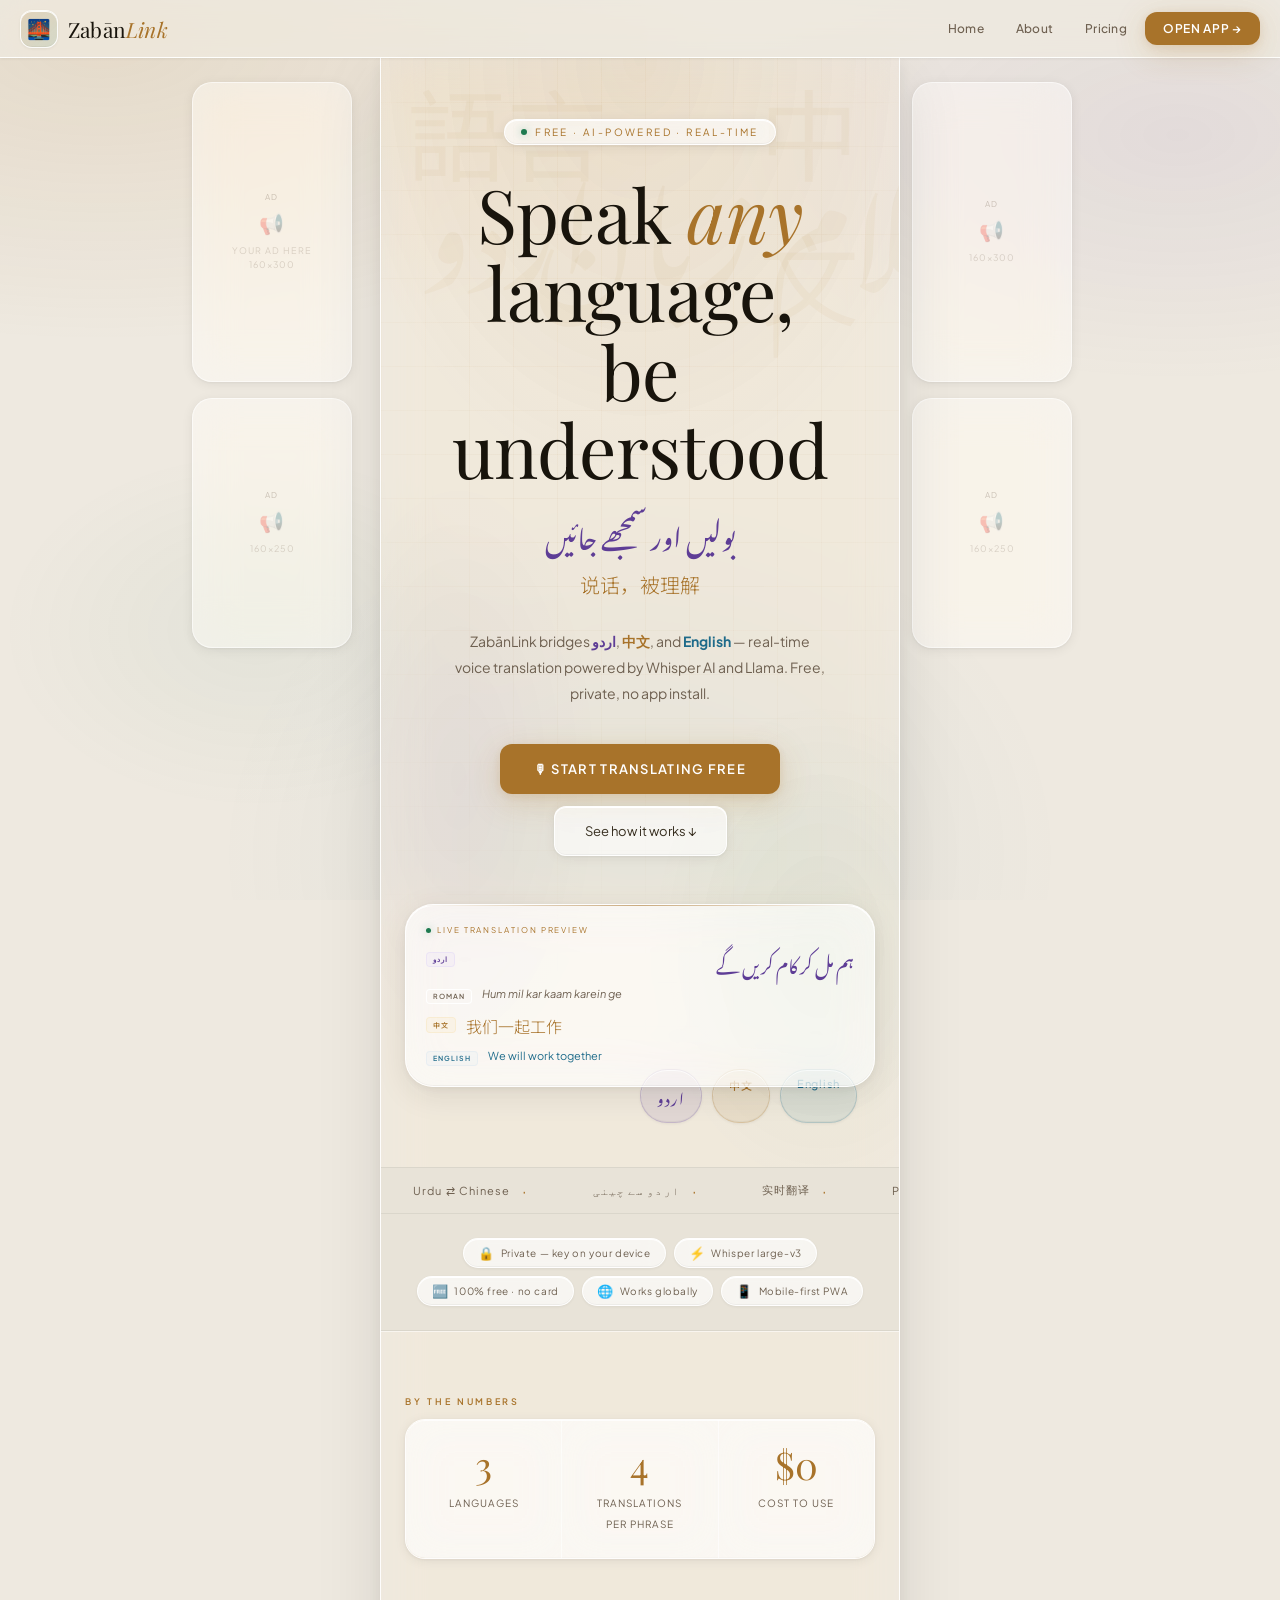
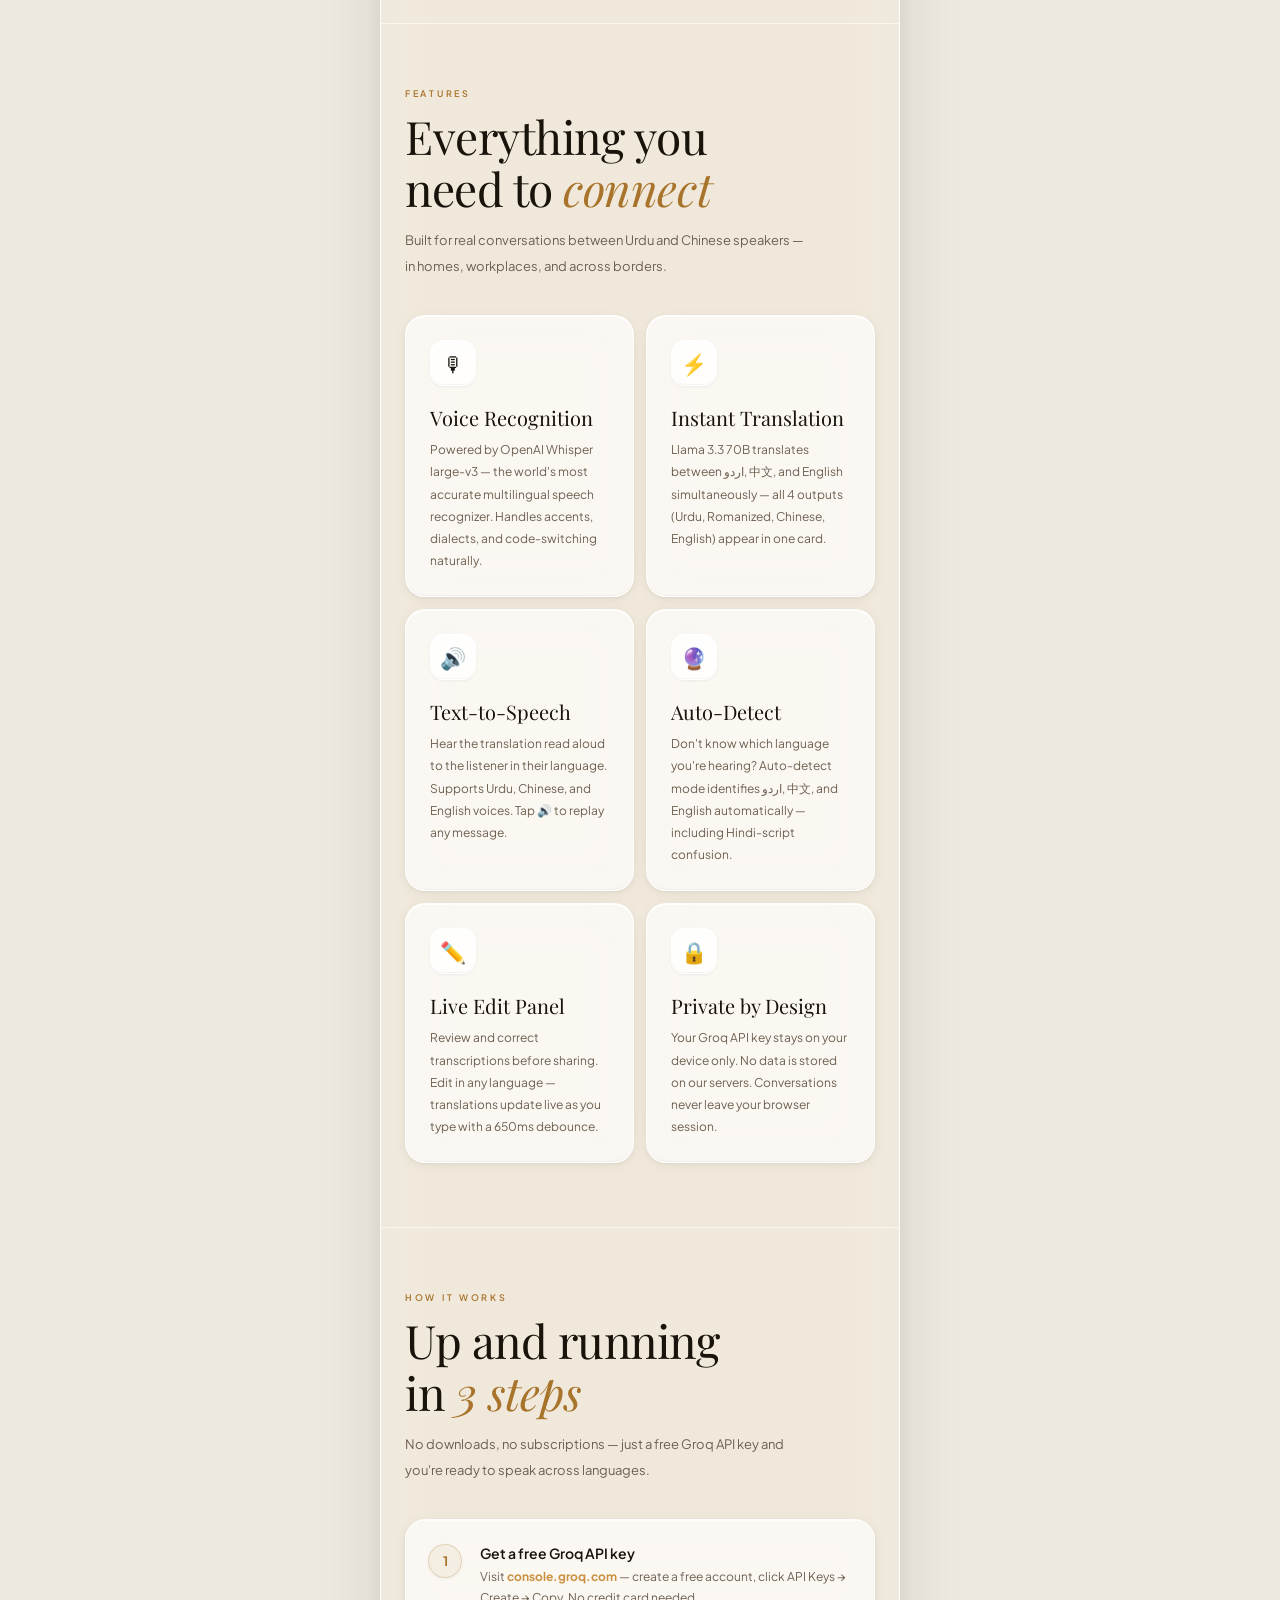
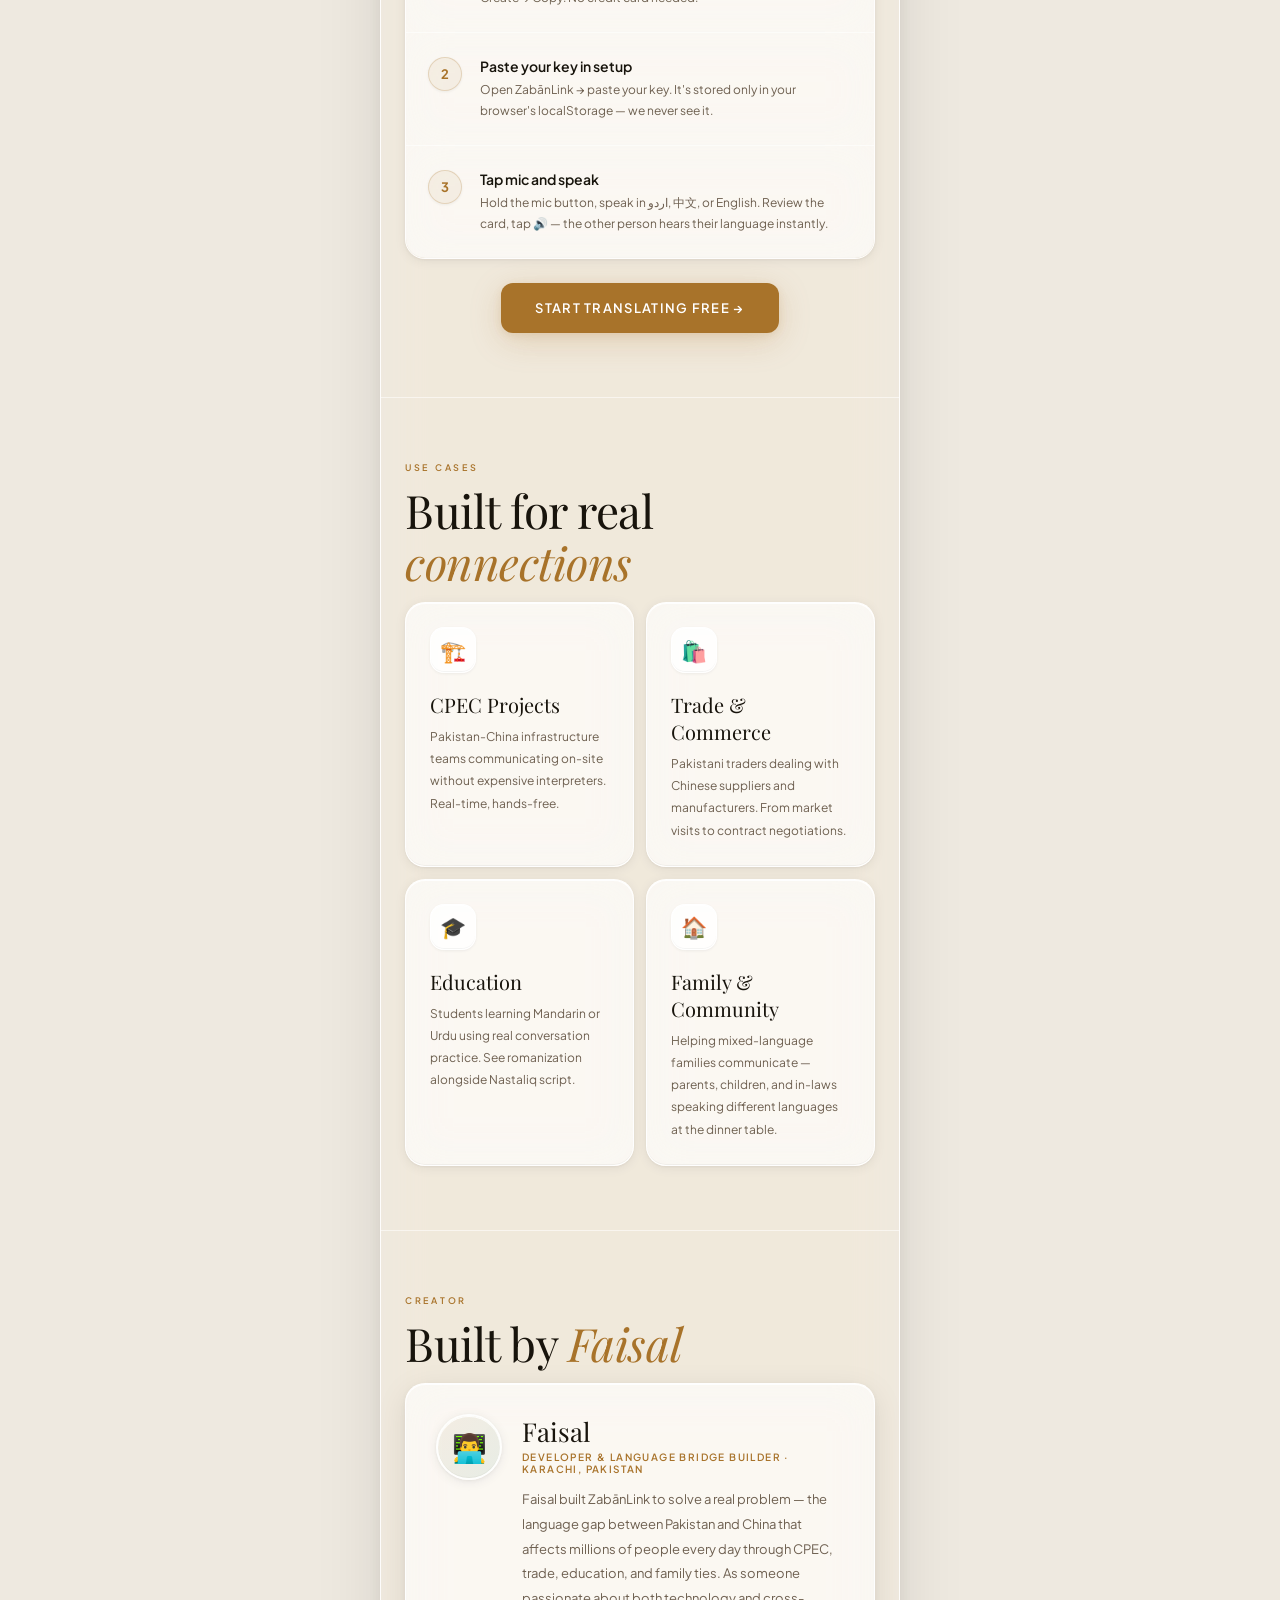
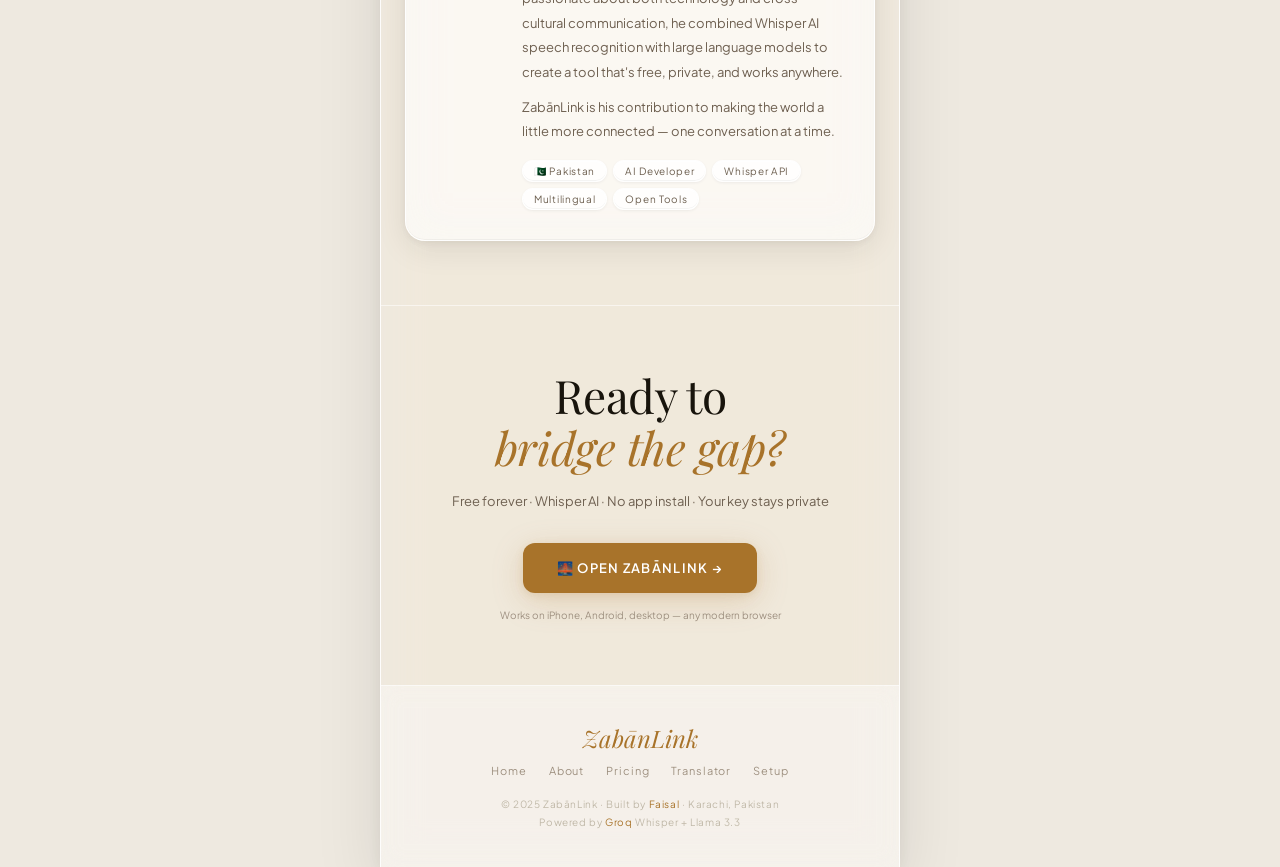
<file: index.html>
<!DOCTYPE html>
<html lang="en">
<head>
<meta charset="UTF-8">
<meta name="viewport" content="width=device-width, initial-scale=1.0">
<meta name="apple-mobile-web-app-capable" content="yes">
<meta name="apple-mobile-web-app-status-bar-style" content="default">
<meta name="apple-mobile-web-app-title" content="ZabānLink">
<meta name="theme-color" content="#eee9e0">

<!-- ═══ SEO ═══ -->
<title>ZabānLink — Urdu ⇄ Chinese Voice Translator | اردو ⇄ 中文 | Free AI Translator</title>
<meta name="description" content="ZabānLink is a free, real-time Urdu ↔ Chinese ↔ English voice translator. Speak, see all 4 translations instantly, and play them aloud. Powered by Whisper AI + Llama. No app download needed. Works in your browser.">
<meta name="keywords" content="Urdu Chinese translator, اردو چینی ترجمہ, 乌尔都语中文翻译, voice translator Urdu, Urdu to Chinese, Chinese to Urdu, free translation app, AI translator, Pakistan China translator, CPEC translator, real-time translation, Whisper AI translation, اردو انگریزی ترجمہ">
<meta name="author" content="Faisal">
<meta name="robots" content="index, follow">
<link rel="canonical" href="https://zabanlink.app/">

<!-- Open Graph -->
<meta property="og:type" content="website">
<meta property="og:url" content="https://zabanlink.app/">
<meta property="og:title" content="ZabānLink — Free Urdu ⇄ Chinese Voice Translator">
<meta property="og:description" content="Real-time voice translation between Urdu, Chinese, and English. Free, browser-based, powered by Whisper AI.">
<meta property="og:image" content="https://zabanlink.app/assets/og-cover.png">

<!-- Twitter -->
<meta name="twitter:card" content="summary_large_image">
<meta name="twitter:title" content="ZabānLink — Urdu ⇄ Chinese Voice Translator">
<meta name="twitter:description" content="Free real-time voice translation. Speak Urdu or Chinese and hear the other side instantly.">

<!-- Schema.org -->
<script type="application/ld+json">
{
  "@context":"https://schema.org",
  "@type":"WebApplication",
  "name":"ZabānLink",
  "alternateName":"زبان لنک",
  "description":"Free real-time Urdu ↔ Chinese ↔ English voice translator powered by Whisper AI and Llama LLM",
  "url":"https://zabanlink.app",
  "applicationCategory":"UtilitiesApplication",
  "operatingSystem":"Any",
  "offers":{"@type":"Offer","price":"0","priceCurrency":"USD"},
  "author":{"@type":"Person","name":"Faisal"},
  "inLanguage":["ur","zh","en"],
  "keywords":"Urdu Chinese translator, voice translation, AI translator"
}
</script>

<link rel="preconnect" href="https://fonts.googleapis.com">
<link rel="preconnect" href="https://fonts.gstatic.com" crossorigin>
<link rel="stylesheet" href="css/main.css">

<style>
/* ─── Hero animated script ─── */
.hero-script-bg {
  position: absolute;
  inset: 0;
  overflow: hidden;
  z-index: 0;
  pointer-events: none;
}

.script-float {
  position: absolute;
  font-family: 'Noto Nastaliq Urdu', serif;
  font-size: 120px;
  opacity: 0.05;
  animation: floatDrift linear infinite;
  color: var(--gold);
  user-select: none;
  will-change: transform;
}

.script-float.zh {
  font-family: 'Noto Sans SC', sans-serif;
  font-size: 100px;
}

@keyframes floatDrift {
  0%   { transform: translateY(100vh) rotate(-8deg); opacity: 0; }
  5%   { opacity: .05; }
  90%  { opacity: .05; }
  100% { transform: translateY(-200px) rotate(4deg); opacity: 0; }
}

.hero-demo-card {
  margin-top: 48px;
  background: var(--glass-white);
  border: 1px solid var(--glass-border);
  border-radius: var(--radius-lg);
  padding: 20px;
  text-align: left;
  animation: fadeUp .8s .8s both;
  position: relative;
  overflow: hidden;
}

.hero-demo-card::before {
  content: '';
  position: absolute;
  top: 0; left: 0; right: 0; height: 1px;
  background: linear-gradient(90deg, transparent, var(--gold), transparent);
}

.demo-label {
  font-size: 8px;
  letter-spacing: .24em;
  text-transform: uppercase;
  color: var(--gold);
  margin-bottom: 14px;
  display: flex;
  align-items: center;
  gap: 6px;
}

.demo-dot { width: 5px; height: 5px; border-radius: 50%; background: var(--jade); animation: blink .9s infinite; }

.demo-row {
  display: flex;
  align-items: flex-start;
  gap: 10px;
  margin-bottom: 10px;
}

.demo-row:last-child { margin-bottom: 0; }

.demo-lang {
  font-size: 7px;
  letter-spacing: .14em;
  text-transform: uppercase;
  padding: 2px 6px;
  border-radius: 4px;
  flex-shrink: 0;
  margin-top: 3px;
}

.demo-lang.ur { background: rgba(200,186,248,.1); color: var(--ur); border: .5px solid rgba(200,186,248,.2); }
.demo-lang.zh { background: rgba(245,208,128,.1); color: var(--zh); border: .5px solid rgba(245,208,128,.2); font-family: 'Noto Sans SC',sans-serif; }
.demo-lang.en { background: rgba(168,200,232,.08); color: var(--en); border: .5px solid rgba(168,200,232,.15); }
.demo-lang.ro { background: rgba(255,255,255,.04); color: var(--ink3); border: 1px solid var(--glass-border); }

.demo-text {
  font-size: 13px;
  color: var(--ink2);
  line-height: 1.5;
}

.demo-text.ur {
  font-family: 'Noto Nastaliq Urdu', serif;
  font-size: 18px;
  color: var(--ur);
  direction: rtl;
  flex: 1;
  text-align: right;
}

.demo-text.zh {
  font-family: 'Noto Sans SC', sans-serif;
  color: var(--zh);
  font-size: 16px;
  font-weight: 300;
}

.demo-text.ro { font-style: italic; color: var(--ink3); font-size: 11px; }
.demo-text.en { color: var(--en); font-size: 11px; }

/* ─── Feature grid 2-col on wider mobile ─── */
@media (min-width: 480px) {
  .feature-grid { grid-template-columns: 1fr 1fr; }
}

/* ─── Ticker ─── */
.ticker-wrap {
  overflow: hidden;
  border-top: .5px solid var(--rim);
  border-bottom: .5px solid var(--rim);
  padding: 12px 0;
  background: var(--bg2);
}

.ticker-inner {
  display: flex;
  gap: 0;
  width: max-content;
  animation: ticker 20s linear infinite;
}

.ticker-item {
  padding: 0 32px;
  font-size: 11px;
  color: var(--ink3);
  letter-spacing: .1em;
  white-space: nowrap;
  display: flex;
  align-items: center;
  gap: 12px;
}

.ticker-item::after {
  content: '·';
  color: var(--gold);
  font-size: 16px;
}

@keyframes ticker {
  0%   { transform: translateX(0); }
  100% { transform: translateX(-50%); }
}

/* ─── Trust badges ─── */
.trust-row {
  display: flex;
  flex-wrap: wrap;
  gap: 8px;
  justify-content: center;
  padding: 24px;
  border-bottom: .5px solid var(--rim);
  background: var(--bg2);
}

.trust-badge {
  display: flex;
  align-items: center;
  gap: 6px;
  padding: 6px 14px;
  background: var(--glass-white);
  border: 1px solid var(--glass-border);
  border-radius: 20px;
  font-size: 10px;
  color: var(--ink3);
  letter-spacing: .06em;
}

.trust-badge-icon { font-size: 13px; }

/* ─── Inline demo anim ─── */
@keyframes typeIn {
  from { opacity: 0; }
  to   { opacity: 1; }
}

.typed-cursor {
  display: inline-block;
  width: 2px;
  height: 1.1em;
  background: var(--gold);
  margin-left: 2px;
  animation: blink .7s infinite;
  vertical-align: text-bottom;
}
</style>
</head>
<body>

<!-- ════════════════════════════════
     PAGE SHELL (ad rails on desktop)
════════════════════════════════ -->
<div class="page-shell" style="flex-direction:column;">

  <!-- NAV -->
  <nav class="site-nav" style="position:sticky;top:0;z-index:200;width:100%;">
    <a href="index.html" class="nav-brand" aria-label="ZabānLink Home">
      <div class="nav-logo" aria-hidden="true">🌉</div>
      <span class="nav-name">Zabān<span>Link</span></span>
    </a>
    <div class="nav-links">
      <a href="index.html" class="nav-link">Home</a>
      <a href="about.html" class="nav-link">About</a>
      <a href="pricing.html" class="nav-link">Pricing</a>
      <a href="app.html" class="nav-cta">Open App →</a>
    </div>
  </nav>

  <!-- CONTENT ROW -->
  <div style="display:flex;justify-content:center;flex:1;">

    <!-- LEFT AD RAIL -->
    <aside class="ad-rail" aria-label="Advertisement">
      <div class="ad-slot medium" style="width:160px;">
        <span class="ad-slot-label">Ad</span>
        <span style="font-size:20px;opacity:.3;">📢</span>
        <span style="font-size:9px;opacity:.35;text-align:center;line-height:1.6;">Your ad here<br>160×300</span>
      </div>
      <div class="ad-slot" style="width:160px;height:250px;">
        <span class="ad-slot-label">Ad</span>
        <span style="font-size:20px;opacity:.3;">📢</span>
        <span style="font-size:9px;opacity:.35;text-align:center;line-height:1.6;">160×250</span>
      </div>
    </aside>

    <!-- MAIN COLUMN -->
    <main class="main-col" id="main">

      <!-- ══ HERO ══ -->
      <section class="hero" aria-label="Hero">
        <div class="hero-bg" aria-hidden="true"></div>
        <div class="hero-grid" aria-hidden="true"></div>

        <!-- Floating scripts -->
        <div class="hero-script-bg" aria-hidden="true">
          <span class="script-float" style="left:8%;animation-duration:18s;animation-delay:0s;">اردو</span>
          <span class="script-float zh" style="left:65%;animation-duration:22s;animation-delay:4s;">中文</span>
          <span class="script-float" style="left:30%;animation-duration:26s;animation-delay:8s;">زبان</span>
          <span class="script-float zh" style="left:5%;animation-duration:20s;animation-delay:12s;">語言</span>
          <span class="script-float" style="left:75%;animation-duration:24s;animation-delay:2s;">کلام</span>
        </div>

        <div class="hero-content">
          <div class="hero-eyebrow" role="text">
            <span class="hero-eyebrow-dot" aria-hidden="true"></span>
            Free · AI-Powered · Real-Time
          </div>

          <h1 class="hero-title">
            Speak <em>any</em><br>language,<br>be understood
          </h1>

          <span class="hero-sub-ur" lang="ur" aria-label="Urdu: Speak and be understood">بولیں اور سمجھے جائیں</span>
          <span class="hero-sub-zh" lang="zh" aria-label="Chinese: Speak and be understood">说话，被理解</span>

          <p class="hero-desc">
            ZabānLink bridges <strong style="color:var(--ur)">اردو</strong>,
            <strong style="color:var(--zh)">中文</strong>, and
            <strong style="color:var(--en)">English</strong> — real-time voice
            translation powered by Whisper AI and Llama. Free, private, no app install.
          </p>

          <div class="hero-actions">
            <a href="app.html" class="btn-primary" aria-label="Open ZabānLink translator app">
              🎙 Start Translating Free
            </a>
            <a href="#how-it-works" class="btn-ghost">See how it works ↓</a>
          </div>

          <!-- DEMO CARD -->
          <div class="hero-demo-card" role="complementary" aria-label="Translation example">
            <div class="demo-label"><span class="demo-dot" aria-hidden="true"></span>Live translation preview</div>
            <div class="demo-row">
              <div class="demo-lang ur" lang="ur">اردو</div>
              <div class="demo-text ur" lang="ur" id="demoUr">آپ کیسے ہیں؟</div>
            </div>
            <div class="demo-row">
              <div class="demo-lang ro">roman</div>
              <div class="demo-text ro" id="demoRo">Aap kaisy hain?</div>
            </div>
            <div class="demo-row">
              <div class="demo-lang zh" lang="zh">中文</div>
              <div class="demo-text zh" lang="zh" id="demoZh">你好吗？</div>
            </div>
            <div class="demo-row">
              <div class="demo-lang en">english</div>
              <div class="demo-text en" id="demoEn">How are you?</div>
            </div>
          </div>
        </div>

        <!-- floating lang tags at bottom -->
        <div class="hero-lang-float" aria-hidden="true">
          <span class="float-tag ur" lang="ur">اردو</span>
          <span class="float-tag zh" lang="zh">中文</span>
          <span class="float-tag en">English</span>
        </div>
      </section>

      <!-- TICKER -->
      <div class="ticker-wrap" aria-hidden="true">
        <div class="ticker-inner">
          <span class="ticker-item">Urdu ⇄ Chinese</span>
          <span class="ticker-item" lang="ur">اردو سے چینی</span>
          <span class="ticker-item" lang="zh">实时翻译</span>
          <span class="ticker-item">Powered by Whisper AI</span>
          <span class="ticker-item">Free Forever</span>
          <span class="ticker-item">No App Install</span>
          <span class="ticker-item">Urdu ⇄ Chinese</span>
          <span class="ticker-item" lang="ur">اردو سے چینی</span>
          <span class="ticker-item" lang="zh">实时翻译</span>
          <span class="ticker-item">Powered by Whisper AI</span>
          <span class="ticker-item">Free Forever</span>
          <span class="ticker-item">No App Install</span>
        </div>
      </div>

      <!-- TRUST BADGES -->
      <div class="trust-row" aria-label="Trust indicators">
        <div class="trust-badge"><span class="trust-badge-icon">🔒</span>Private — key on your device</div>
        <div class="trust-badge"><span class="trust-badge-icon">⚡</span>Whisper large-v3</div>
        <div class="trust-badge"><span class="trust-badge-icon">🆓</span>100% free · no card</div>
        <div class="trust-badge"><span class="trust-badge-icon">🌐</span>Works globally</div>
        <div class="trust-badge"><span class="trust-badge-icon">📱</span>Mobile-first PWA</div>
      </div>

      <!-- ══ STATS ══ -->
      <section class="section reveal" aria-labelledby="stats-heading">
        <span id="stats-heading" class="section-label">by the numbers</span>
        <div class="stats-row" role="list">
          <div class="stat-item" role="listitem">
            <span class="stat-num" aria-label="3 languages">3</span>
            <span class="stat-label">Languages</span>
          </div>
          <div class="stat-item" role="listitem">
            <span class="stat-num" aria-label="4 translations">4</span>
            <span class="stat-label">Translations<br>per phrase</span>
          </div>
          <div class="stat-item" role="listitem">
            <span class="stat-num" aria-label="0 dollars cost">$0</span>
            <span class="stat-label">Cost to use</span>
          </div>
        </div>
      </section>

      <!-- ══ FEATURES ══ -->
      <section class="section reveal" id="features" aria-labelledby="features-heading">
        <span class="section-label">features</span>
        <h2 id="features-heading" class="section-title">Everything you<br>need to <em>connect</em></h2>
        <p class="section-desc">Built for real conversations between Urdu and Chinese speakers — in homes, workplaces, and across borders.</p>

        <div class="feature-grid" role="list">
          <article class="feat-card reveal" role="listitem">
            <div class="feat-icon" aria-hidden="true">🎙</div>
            <h3 class="feat-title">Voice Recognition</h3>
            <p class="feat-desc">Powered by OpenAI Whisper large-v3 — the world's most accurate multilingual speech recognizer. Handles accents, dialects, and code-switching naturally.</p>
          </article>

          <article class="feat-card reveal" role="listitem">
            <div class="feat-icon" aria-hidden="true">⚡</div>
            <h3 class="feat-title">Instant Translation</h3>
            <p class="feat-desc">Llama 3.3 70B translates between اردو, 中文, and English simultaneously — all 4 outputs (Urdu, Romanized, Chinese, English) appear in one card.</p>
          </article>

          <article class="feat-card reveal" role="listitem">
            <div class="feat-icon" aria-hidden="true">🔊</div>
            <h3 class="feat-title">Text-to-Speech</h3>
            <p class="feat-desc">Hear the translation read aloud to the listener in their language. Supports Urdu, Chinese, and English voices. Tap 🔊 to replay any message.</p>
          </article>

          <article class="feat-card reveal" role="listitem">
            <div class="feat-icon" aria-hidden="true">🔮</div>
            <h3 class="feat-title">Auto-Detect</h3>
            <p class="feat-desc">Don't know which language you're hearing? Auto-detect mode identifies اردو, 中文, and English automatically — including Hindi-script confusion.</p>
          </article>

          <article class="feat-card reveal" role="listitem">
            <div class="feat-icon" aria-hidden="true">✏️</div>
            <h3 class="feat-title">Live Edit Panel</h3>
            <p class="feat-desc">Review and correct transcriptions before sharing. Edit in any language — translations update live as you type with a 650ms debounce.</p>
          </article>

          <article class="feat-card reveal" role="listitem">
            <div class="feat-icon" aria-hidden="true">🔒</div>
            <h3 class="feat-title">Private by Design</h3>
            <p class="feat-desc">Your Groq API key stays on your device only. No data is stored on our servers. Conversations never leave your browser session.</p>
          </article>
        </div>
      </section>

      <!-- ══ HOW IT WORKS ══ -->
      <section class="section reveal" id="how-it-works" aria-labelledby="how-heading">
        <span class="section-label">how it works</span>
        <h2 id="how-heading" class="section-title">Up and running<br>in <em>3 steps</em></h2>
        <p class="section-desc">No downloads, no subscriptions — just a free Groq API key and you're ready to speak across languages.</p>

        <div class="how-steps" role="list">
          <div class="how-step reveal" role="listitem">
            <div class="how-num" aria-label="Step 1">1</div>
            <div class="how-text">
              <div class="how-label">Get a free Groq API key</div>
              <div class="how-desc">Visit <strong style="color:var(--goldf)">console.groq.com</strong> — create a free account, click API Keys → Create → Copy. No credit card needed.</div>
            </div>
          </div>
          <div class="how-step reveal" role="listitem">
            <div class="how-num" aria-label="Step 2">2</div>
            <div class="how-text">
              <div class="how-label">Paste your key in setup</div>
              <div class="how-desc">Open ZabānLink → paste your key. It's stored only in your browser's localStorage — we never see it.</div>
            </div>
          </div>
          <div class="how-step reveal" role="listitem">
            <div class="how-num" aria-label="Step 3">3</div>
            <div class="how-text">
              <div class="how-label">Tap mic and speak</div>
              <div class="how-desc">Hold the mic button, speak in اردو, 中文, or English. Review the card, tap 🔊 — the other person hears their language instantly.</div>
            </div>
          </div>
        </div>

        <div style="margin-top:24px;text-align:center;">
          <a href="app.html" class="btn-primary" aria-label="Open the translation app">Start translating free →</a>
        </div>
      </section>

      <!-- ══ USE CASES ══ -->
      <section class="section reveal" id="use-cases" aria-labelledby="use-cases-heading">
        <span class="section-label">use cases</span>
        <h2 id="use-cases-heading" class="section-title">Built for real<br><em>connections</em></h2>

        <div class="feature-grid" role="list">
          <article class="feat-card reveal" role="listitem">
            <div class="feat-icon" aria-hidden="true">🏗️</div>
            <h3 class="feat-title">CPEC Projects</h3>
            <p class="feat-desc">Pakistan-China infrastructure teams communicating on-site without expensive interpreters. Real-time, hands-free.</p>
          </article>
          <article class="feat-card reveal" role="listitem">
            <div class="feat-icon" aria-hidden="true">🛍️</div>
            <h3 class="feat-title">Trade & Commerce</h3>
            <p class="feat-desc">Pakistani traders dealing with Chinese suppliers and manufacturers. From market visits to contract negotiations.</p>
          </article>
          <article class="feat-card reveal" role="listitem">
            <div class="feat-icon" aria-hidden="true">🎓</div>
            <h3 class="feat-title">Education</h3>
            <p class="feat-desc">Students learning Mandarin or Urdu using real conversation practice. See romanization alongside Nastaliq script.</p>
          </article>
          <article class="feat-card reveal" role="listitem">
            <div class="feat-icon" aria-hidden="true">🏠</div>
            <h3 class="feat-title">Family & Community</h3>
            <p class="feat-desc">Helping mixed-language families communicate — parents, children, and in-laws speaking different languages at the dinner table.</p>
          </article>
        </div>
      </section>

      <!-- ══ ABOUT FAISAL ══ -->
      <section class="section reveal" id="creator" aria-labelledby="creator-heading">
        <span class="section-label">creator</span>
        <h2 id="creator-heading" class="section-title">Built by <em>Faisal</em></h2>
        <div class="creator-card reveal" role="article">
          <div class="creator-avatar" aria-hidden="true">👨‍💻</div>
          <div class="creator-info">
            <div class="creator-name">Faisal</div>
            <div class="creator-title">Developer & Language Bridge Builder · Karachi, Pakistan</div>
            <p class="creator-bio">
              Faisal built ZabānLink to solve a real problem — the language gap between Pakistan and China that affects millions of people every day through CPEC, trade, education, and family ties. As someone passionate about both technology and cross-cultural communication, he combined Whisper AI speech recognition with large language models to create a tool that's free, private, and works anywhere.
            </p>
            <p class="creator-bio" style="margin-top:10px;">
              ZabānLink is his contribution to making the world a little more connected — one conversation at a time.
            </p>
            <div class="creator-tags" role="list">
              <span class="ctag" role="listitem">🇵🇰 Pakistan</span>
              <span class="ctag" role="listitem">AI Developer</span>
              <span class="ctag" role="listitem">Whisper API</span>
              <span class="ctag" role="listitem">Multilingual</span>
              <span class="ctag" role="listitem">Open Tools</span>
            </div>
          </div>
        </div>
      </section>

      <!-- ══ CTA STRIP ══ -->
      <section class="section reveal" style="text-align:center;" aria-labelledby="cta-heading">
        <h2 id="cta-heading" class="section-title" style="margin-bottom:16px;">
          Ready to<br><em>bridge the gap?</em>
        </h2>
        <p class="section-desc" style="margin:0 auto 28px;">
          Free forever · Whisper AI · No app install · Your key stays private
        </p>
        <a href="app.html" class="btn-primary" aria-label="Open ZabānLink translator">🌉 Open ZabānLink →</a>
        <p style="margin-top:16px;font-size:10px;color:var(--ink4);">Works on iPhone, Android, desktop — any modern browser</p>
      </section>

      <!-- FOOTER -->
      <footer class="site-footer" role="contentinfo">
        <div class="footer-brand" aria-label="ZabānLink">ZabānLink</div>
        <nav class="footer-links" aria-label="Footer navigation">
          <a href="index.html" class="footer-link">Home</a>
          <a href="about.html" class="footer-link">About</a>
          <a href="pricing.html" class="footer-link">Pricing</a>
          <a href="app.html" class="footer-link">Translator</a>
          <a href="setup.html" class="footer-link">Setup</a>
        </nav>
        <p class="footer-copy">
          © 2025 ZabānLink · Built by <a href="about.html">Faisal</a> · Karachi, Pakistan<br>
          Powered by <a href="https://groq.com" target="_blank" rel="noopener">Groq</a> Whisper + Llama 3.3
        </p>
      </footer>

    </main><!-- /main-col -->

    <!-- RIGHT AD RAIL -->
    <aside class="ad-rail" aria-label="Advertisement">
      <div class="ad-slot medium" style="width:160px;">
        <span class="ad-slot-label">Ad</span>
        <span style="font-size:20px;opacity:.3;">📢</span>
        <span style="font-size:9px;opacity:.35;text-align:center;line-height:1.6;">160×300</span>
      </div>
      <div class="ad-slot" style="width:160px;height:250px;">
        <span class="ad-slot-label">Ad</span>
        <span style="font-size:20px;opacity:.3;">📢</span>
        <span style="font-size:9px;opacity:.35;text-align:center;line-height:1.6;">160×250</span>
      </div>
    </aside>

  </div><!-- /content row -->
</div><!-- /page-shell -->

<script src="js/shared.js"></script>
<script>
// ─── Demo card cycling animation ───
const demos = [
  { ur:'آپ کیسے ہیں؟', ro:'Aap kaisy hain?', zh:'你好吗？', en:'How are you?' },
  { ur:'بہت شکریہ', ro:'Bohot shukriya', zh:'非常感谢', en:'Thank you very much' },
  { ur:'کیا آپ اردو سمجھتے ہیں؟', ro:'Kya aap Urdu samjhte hain?', zh:'你懂乌尔都语吗？', en:'Do you understand Urdu?' },
  { ur:'ہم مل کر کام کریں گے', ro:'Hum mil kar kaam karein ge', zh:'我们一起工作', en:'We will work together' },
];

let di = 0;
function cycleDemoCard() {
  const d = demos[di++ % demos.length];
  const fields = { demoUr: d.ur, demoRo: d.ro, demoZh: d.zh, demoEn: d.en };
  Object.entries(fields).forEach(([id, val]) => {
    const el = document.getElementById(id);
    if (!el) return;
    el.style.opacity = '0';
    setTimeout(() => { el.textContent = val; el.style.transition = 'opacity .5s'; el.style.opacity = '1'; }, 300);
  });
}
setInterval(cycleDemoCard, 3500);
</script>
</body>
</html>
</file>
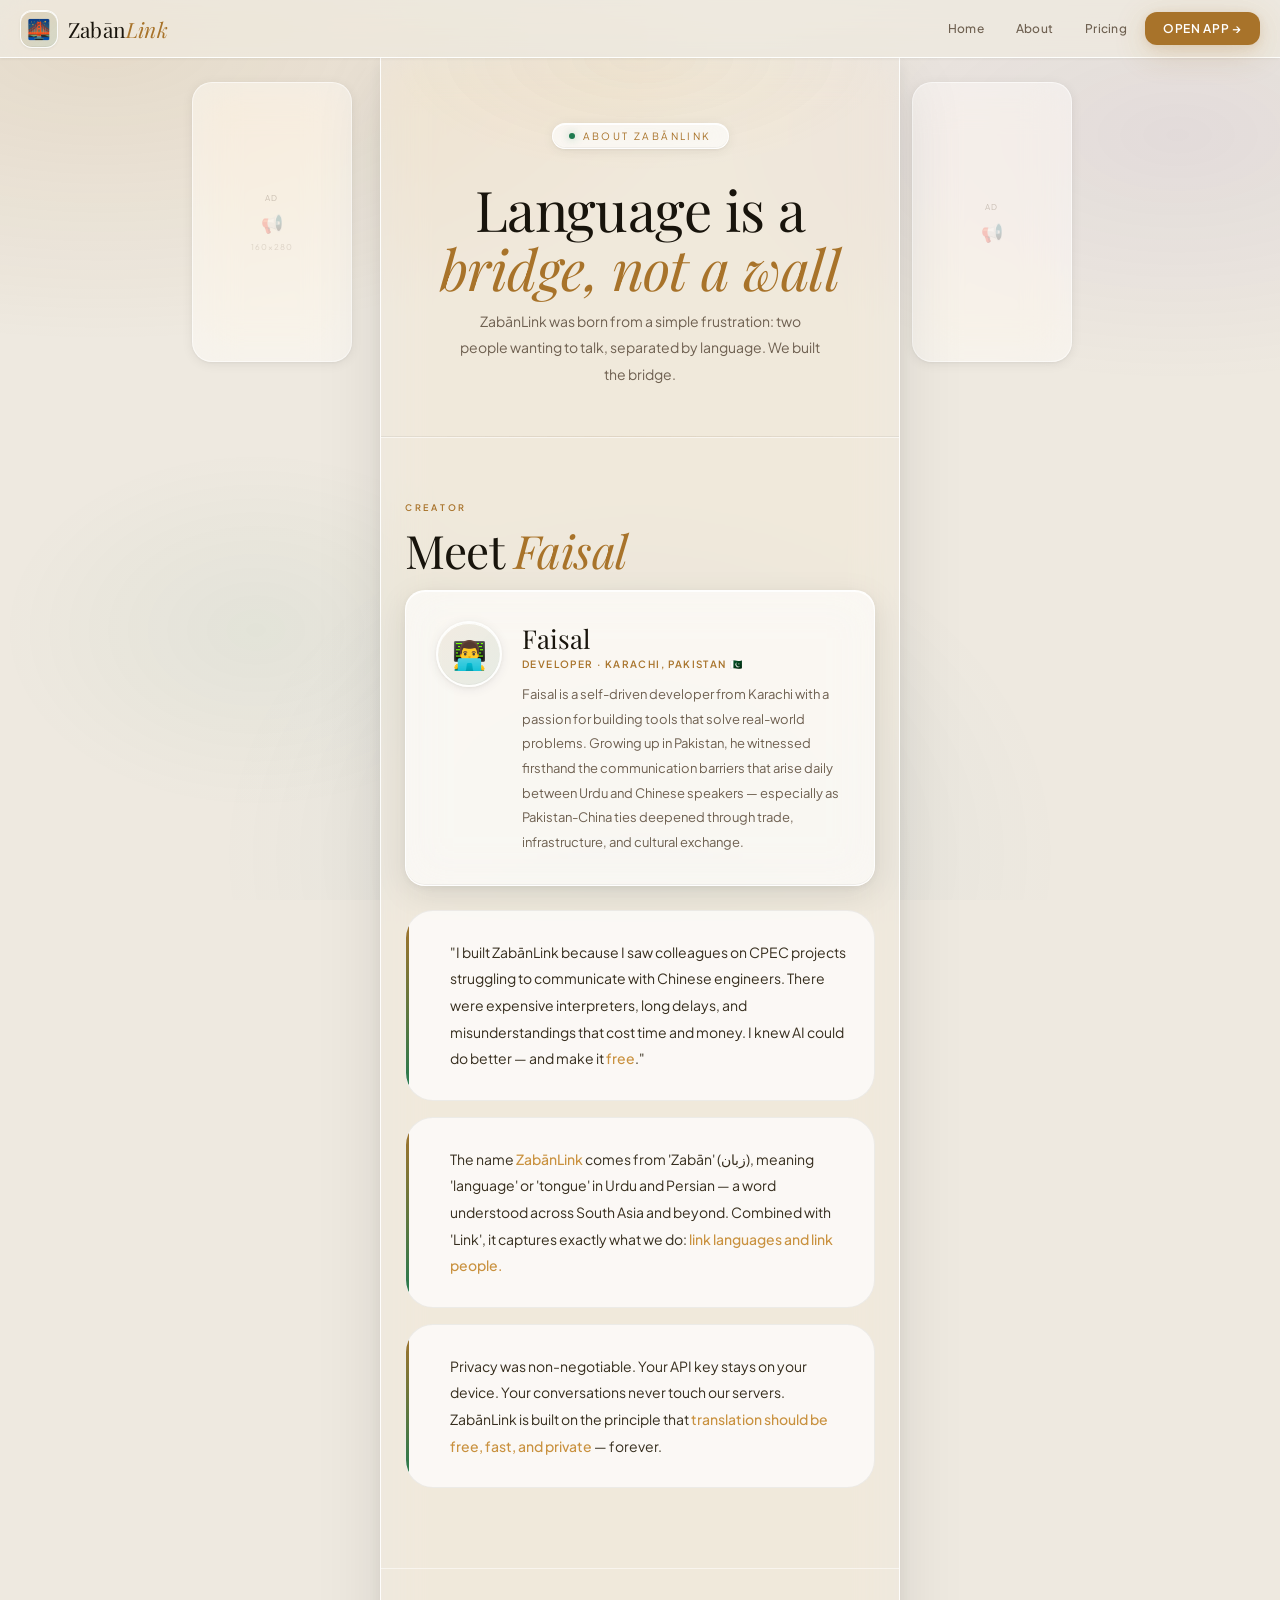
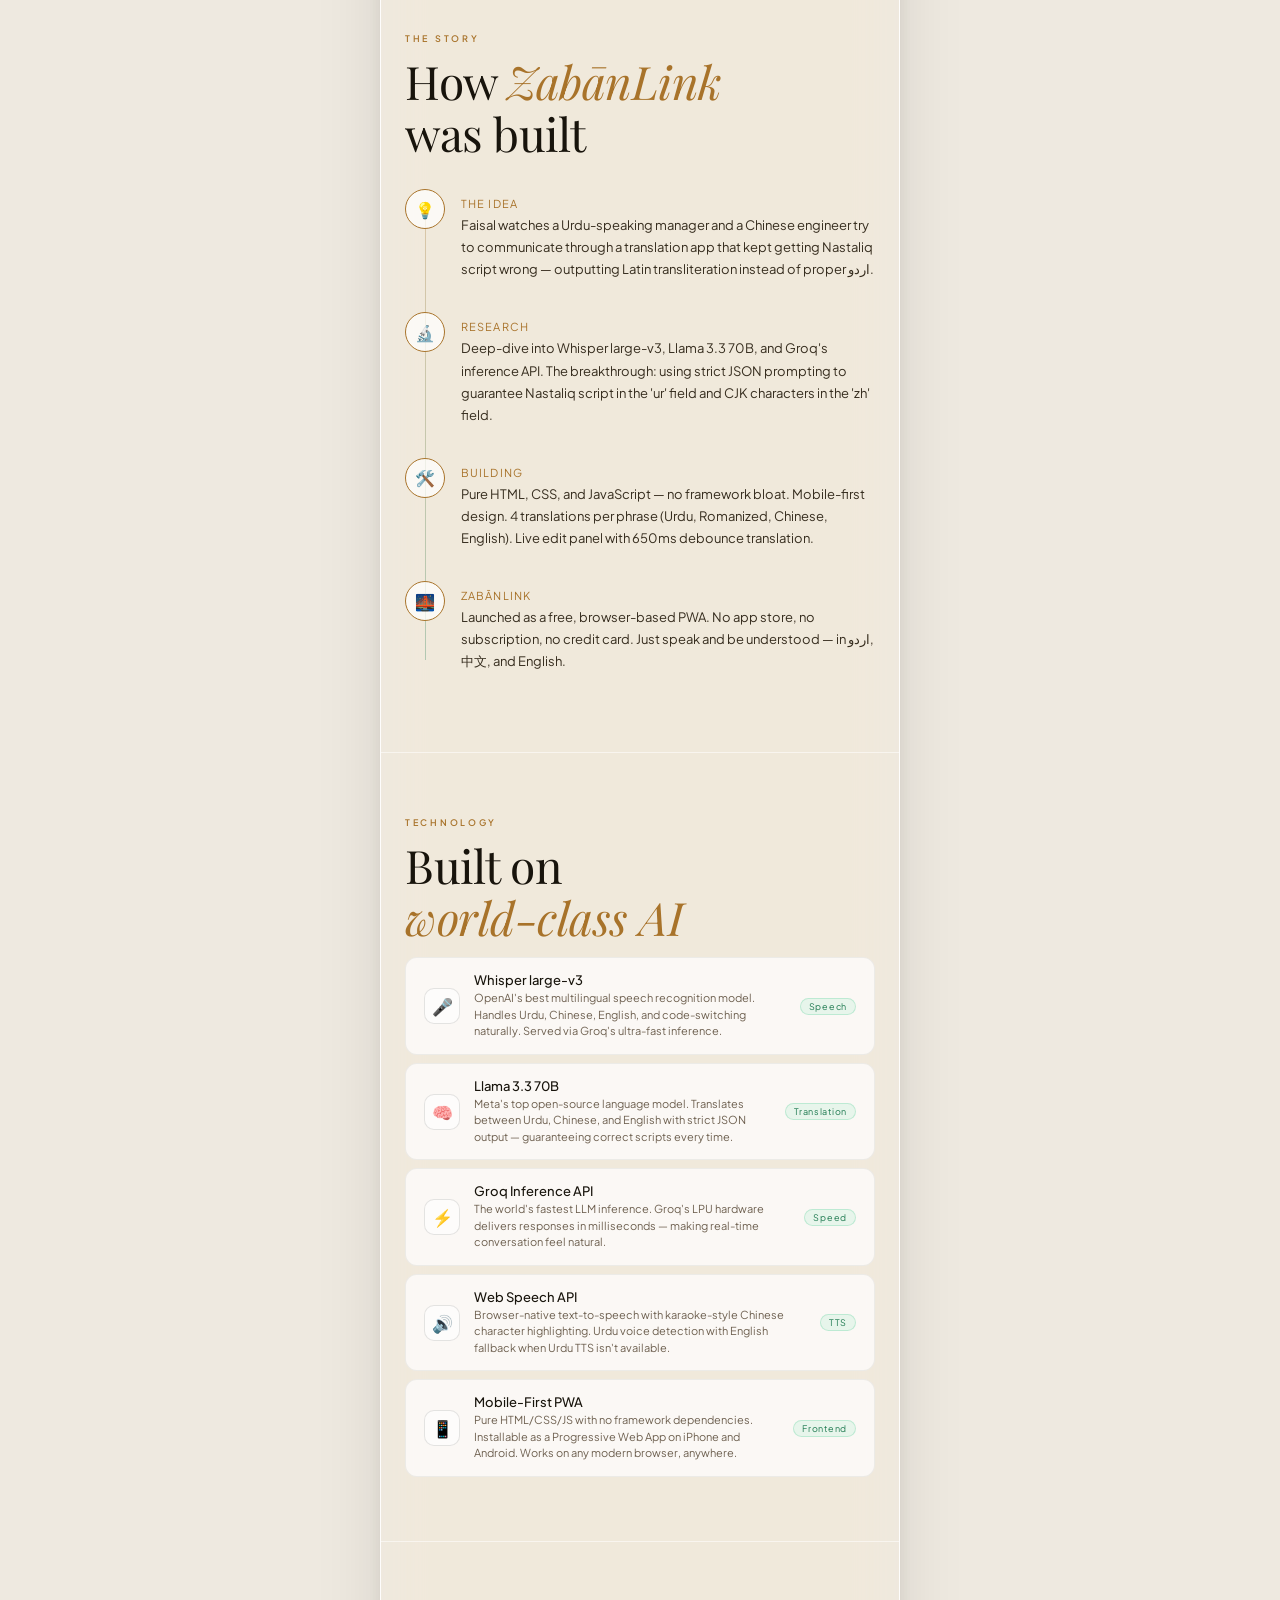
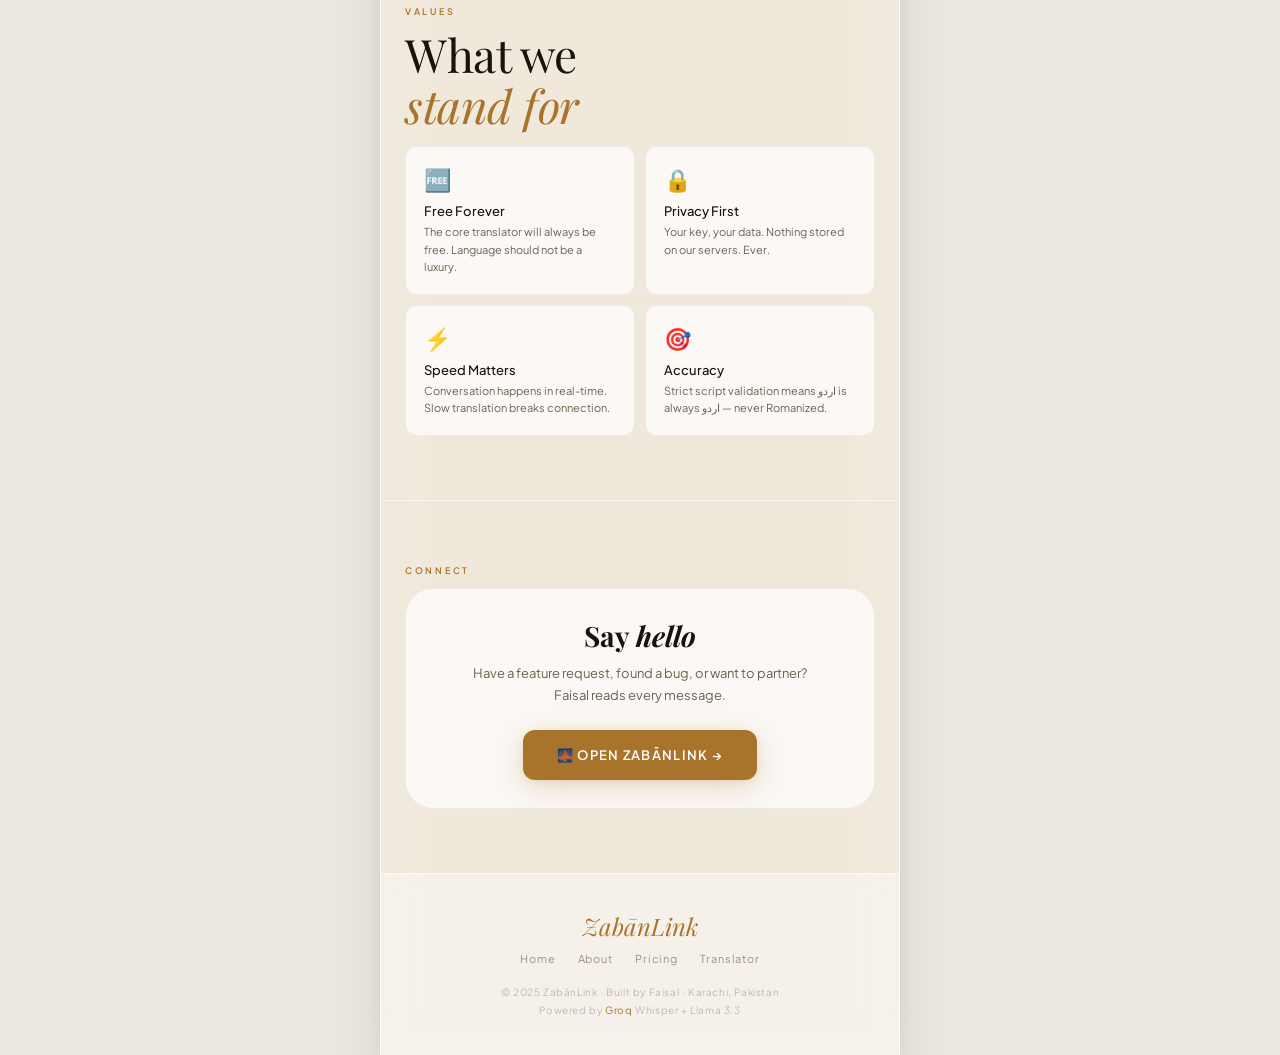
<file: about.html>
<!DOCTYPE html>
<html lang="en">
<head>
<meta charset="UTF-8">
<meta name="viewport" content="width=device-width, initial-scale=1.0">
<meta name="theme-color" content="#eee9e0">
<title>About — ZabānLink | Built by Faisal | Urdu Chinese Translator</title>
<meta name="description" content="ZabānLink was built by Faisal, a developer from Karachi, Pakistan. Learn about the mission to bridge Urdu and Chinese speakers with free AI translation.">
<meta name="author" content="Faisal">
<link rel="canonical" href="https://zabanlink.app/about.html">
<link rel="stylesheet" href="css/main.css">
<style>
.about-hero {
  padding: 64px 24px 48px;
  border-bottom: .5px solid var(--rim);
  text-align: center;
  background: radial-gradient(ellipse 80% 50% at 50% 0%, rgba(201,151,58,.08) 0%, transparent 60%);
}

.mission-card {
  background: var(--card);
  border: .5px solid var(--rim);
  border-radius: var(--radius-lg);
  padding: 28px;
  margin-bottom: 16px;
  position: relative;
  overflow: hidden;
}

.mission-card::before {
  content: '';
  position: absolute;
  left: 0; top: 0; bottom: 0;
  width: 3px;
  background: linear-gradient(to bottom, var(--gold), var(--jade));
  border-radius: 2px;
}

.mission-text {
  font-size: 14px;
  color: var(--ink2);
  line-height: 1.9;
  padding-left: 16px;
}

.mission-text strong { color: var(--goldf); font-weight: 500; }

.tech-stack {
  display: flex;
  flex-direction: column;
  gap: 8px;
}

.tech-item {
  display: flex;
  align-items: center;
  gap: 14px;
  padding: 14px 18px;
  background: var(--card);
  border: .5px solid var(--rim);
  border-radius: var(--radius-sm);
  transition: border-color .18s;
}

.tech-item:hover { border-color: var(--rim2); }

.tech-icon {
  width: 36px; height: 36px;
  border-radius: 10px;
  background: var(--card2);
  border: .5px solid var(--rim2);
  display: flex; align-items: center; justify-content: center;
  font-size: 17px;
  flex-shrink: 0;
}

.tech-info { flex: 1; }
.tech-name { font-size: 13px; font-weight: 500; color: var(--ink); margin-bottom: 2px; }
.tech-desc { font-size: 11px; color: var(--ink3); line-height: 1.5; }
.tech-badge { font-size: 9px; padding: 2px 8px; border-radius: 20px; background: rgba(62,201,138,.1); border: .5px solid rgba(62,201,138,.25); color: var(--jade); letter-spacing: .08em; flex-shrink: 0; }

.values-grid {
  display: grid;
  grid-template-columns: 1fr 1fr;
  gap: 10px;
}

.value-item {
  background: var(--card);
  border: .5px solid var(--rim);
  border-radius: var(--radius-sm);
  padding: 18px;
}

.value-icon { font-size: 22px; margin-bottom: 10px; display: block; }
.value-name { font-size: 13px; font-weight: 500; color: var(--ink); margin-bottom: 4px; }
.value-desc { font-size: 11px; color: var(--ink3); line-height: 1.6; }

.timeline {
  display: flex;
  flex-direction: column;
  gap: 0;
  position: relative;
}

.timeline::before {
  content: '';
  position: absolute;
  left: 20px;
  top: 28px;
  bottom: 28px;
  width: 1px;
  background: linear-gradient(to bottom, var(--gold), var(--jade));
  opacity: .3;
}

.tl-item {
  display: flex;
  gap: 16px;
  padding: 16px 0;
  align-items: flex-start;
}

.tl-dot {
  width: 40px; height: 40px;
  border-radius: 50%;
  background: var(--card);
  border: .5px solid var(--gold);
  display: flex; align-items: center; justify-content: center;
  font-size: 16px;
  flex-shrink: 0;
  position: relative;
  z-index: 1;
}

.tl-content { flex: 1; padding-top: 8px; }
.tl-label { font-size: 11px; letter-spacing: .1em; text-transform: uppercase; color: var(--gold); margin-bottom: 4px; }
.tl-text { font-size: 13px; color: var(--ink2); line-height: 1.7; }

.contact-card {
  background: var(--card);
  border: .5px solid var(--rim);
  border-radius: var(--radius-lg);
  padding: 28px;
  text-align: center;
}

.contact-title { font-family: 'Playfair Display', serif; font-size: 28px; color: var(--ink); margin-bottom: 8px; }
.contact-sub { font-size: 13px; color: var(--ink3); margin-bottom: 24px; line-height: 1.7; }
</style>
</head>
<body>

<div class="page-shell" style="flex-direction:column;">

  <nav class="site-nav" style="position:sticky;top:0;z-index:200;width:100%;">
    <a href="index.html" class="nav-brand" aria-label="ZabānLink Home">
      <div class="nav-logo" aria-hidden="true">🌉</div>
      <span class="nav-name">Zabān<span>Link</span></span>
    </a>
    <div class="nav-links">
      <a href="index.html" class="nav-link">Home</a>
      <a href="about.html" class="nav-link active">About</a>
      <a href="pricing.html" class="nav-link">Pricing</a>
      <a href="app.html" class="nav-cta">Open App →</a>
    </div>
  </nav>

  <div style="display:flex;justify-content:center;flex:1;">

    <aside class="ad-rail" aria-label="Advertisement">
      <div class="ad-slot medium" style="width:160px;height:280px;">
        <span class="ad-slot-label">Ad</span>
        <span style="font-size:18px;opacity:.25;">📢</span>
        <span style="font-size:8px;opacity:.3;">160×280</span>
      </div>
    </aside>

    <main class="main-col">

      <!-- ABOUT HERO -->
      <section class="about-hero" aria-labelledby="about-heading">
        <div class="hero-eyebrow" style="animation:none;">
          <span class="hero-eyebrow-dot" aria-hidden="true"></span>
          About ZabānLink
        </div>
        <h1 id="about-heading" class="hero-title" style="font-size:clamp(36px,10vw,56px);animation:none;">
          Language is a<br><em>bridge, not a wall</em>
        </h1>
        <p style="font-size:14px;color:var(--ink3);line-height:1.9;max-width:360px;margin:0 auto;">
          ZabānLink was born from a simple frustration: two people wanting to talk, separated by language. We built the bridge.
        </p>
      </section>

      <!-- CREATOR -->
      <section class="section reveal" aria-labelledby="creator-h">
        <span class="section-label">creator</span>
        <h2 id="creator-h" class="section-title">Meet <em>Faisal</em></h2>

        <div class="creator-card reveal">
          <div class="creator-avatar" aria-hidden="true">👨‍💻</div>
          <div class="creator-info">
            <div class="creator-name">Faisal</div>
            <div class="creator-title">Developer · Karachi, Pakistan 🇵🇰</div>
            <p class="creator-bio">
              Faisal is a self-driven developer from Karachi with a passion for building tools that solve real-world problems. Growing up in Pakistan, he witnessed firsthand the communication barriers that arise daily between Urdu and Chinese speakers — especially as Pakistan-China ties deepened through trade, infrastructure, and cultural exchange.
            </p>
          </div>
        </div>

        <!-- Mission cards -->
        <div style="margin-top:24px;">
          <div class="mission-card reveal">
            <p class="mission-text">
              "I built ZabānLink because I saw colleagues on CPEC projects struggling to communicate with Chinese engineers. There were expensive interpreters, long delays, and misunderstandings that cost time and money. I knew AI could do better — and make it <strong>free</strong>."
            </p>
          </div>
          <div class="mission-card reveal">
            <p class="mission-text">
              The name <strong>ZabānLink</strong> comes from 'Zabān' (زبان), meaning 'language' or 'tongue' in Urdu and Persian — a word understood across South Asia and beyond. Combined with 'Link', it captures exactly what we do: <strong>link languages and link people.</strong>
            </p>
          </div>
          <div class="mission-card reveal">
            <p class="mission-text">
              Privacy was non-negotiable. Your API key stays on your device. Your conversations never touch our servers. ZabānLink is built on the principle that <strong>translation should be free, fast, and private</strong> — forever.
            </p>
          </div>
        </div>
      </section>

      <!-- TIMELINE -->
      <section class="section reveal" aria-labelledby="story-h">
        <span class="section-label">the story</span>
        <h2 id="story-h" class="section-title">How <em>ZabānLink</em><br>was built</h2>

        <div class="timeline" role="list">
          <div class="tl-item reveal" role="listitem">
            <div class="tl-dot" aria-hidden="true">💡</div>
            <div class="tl-content">
              <div class="tl-label">The Idea</div>
              <div class="tl-text">Faisal watches a Urdu-speaking manager and a Chinese engineer try to communicate through a translation app that kept getting Nastaliq script wrong — outputting Latin transliteration instead of proper اردو.</div>
            </div>
          </div>
          <div class="tl-item reveal" role="listitem">
            <div class="tl-dot" aria-hidden="true">🔬</div>
            <div class="tl-content">
              <div class="tl-label">Research</div>
              <div class="tl-text">Deep-dive into Whisper large-v3, Llama 3.3 70B, and Groq's inference API. The breakthrough: using strict JSON prompting to guarantee Nastaliq script in the 'ur' field and CJK characters in the 'zh' field.</div>
            </div>
          </div>
          <div class="tl-item reveal" role="listitem">
            <div class="tl-dot" aria-hidden="true">🛠️</div>
            <div class="tl-content">
              <div class="tl-label">Building</div>
              <div class="tl-text">Pure HTML, CSS, and JavaScript — no framework bloat. Mobile-first design. 4 translations per phrase (Urdu, Romanized, Chinese, English). Live edit panel with 650ms debounce translation.</div>
            </div>
          </div>
          <div class="tl-item reveal" role="listitem">
            <div class="tl-dot" aria-hidden="true">🌉</div>
            <div class="tl-content">
              <div class="tl-label">ZabānLink</div>
              <div class="tl-text">Launched as a free, browser-based PWA. No app store, no subscription, no credit card. Just speak and be understood — in اردو, 中文, and English.</div>
            </div>
          </div>
        </div>
      </section>

      <!-- TECH STACK -->
      <section class="section reveal" aria-labelledby="tech-h">
        <span class="section-label">technology</span>
        <h2 id="tech-h" class="section-title">Built on<br><em>world-class AI</em></h2>

        <div class="tech-stack" role="list">
          <div class="tech-item reveal" role="listitem">
            <div class="tech-icon" aria-hidden="true">🎤</div>
            <div class="tech-info">
              <div class="tech-name">Whisper large-v3</div>
              <div class="tech-desc">OpenAI's best multilingual speech recognition model. Handles Urdu, Chinese, English, and code-switching naturally. Served via Groq's ultra-fast inference.</div>
            </div>
            <span class="tech-badge">Speech</span>
          </div>
          <div class="tech-item reveal" role="listitem">
            <div class="tech-icon" aria-hidden="true">🧠</div>
            <div class="tech-info">
              <div class="tech-name">Llama 3.3 70B</div>
              <div class="tech-desc">Meta's top open-source language model. Translates between Urdu, Chinese, and English with strict JSON output — guaranteeing correct scripts every time.</div>
            </div>
            <span class="tech-badge">Translation</span>
          </div>
          <div class="tech-item reveal" role="listitem">
            <div class="tech-icon" aria-hidden="true">⚡</div>
            <div class="tech-info">
              <div class="tech-name">Groq Inference API</div>
              <div class="tech-desc">The world's fastest LLM inference. Groq's LPU hardware delivers responses in milliseconds — making real-time conversation feel natural.</div>
            </div>
            <span class="tech-badge">Speed</span>
          </div>
          <div class="tech-item reveal" role="listitem">
            <div class="tech-icon" aria-hidden="true">🔊</div>
            <div class="tech-info">
              <div class="tech-name">Web Speech API</div>
              <div class="tech-desc">Browser-native text-to-speech with karaoke-style Chinese character highlighting. Urdu voice detection with English fallback when Urdu TTS isn't available.</div>
            </div>
            <span class="tech-badge">TTS</span>
          </div>
          <div class="tech-item reveal" role="listitem">
            <div class="tech-icon" aria-hidden="true">📱</div>
            <div class="tech-info">
              <div class="tech-name">Mobile-First PWA</div>
              <div class="tech-desc">Pure HTML/CSS/JS with no framework dependencies. Installable as a Progressive Web App on iPhone and Android. Works on any modern browser, anywhere.</div>
            </div>
            <span class="tech-badge">Frontend</span>
          </div>
        </div>
      </section>

      <!-- VALUES -->
      <section class="section reveal" aria-labelledby="values-h">
        <span class="section-label">values</span>
        <h2 id="values-h" class="section-title">What we<br><em>stand for</em></h2>

        <div class="values-grid" role="list">
          <div class="value-item reveal" role="listitem">
            <span class="value-icon" aria-hidden="true">🆓</span>
            <div class="value-name">Free Forever</div>
            <div class="value-desc">The core translator will always be free. Language should not be a luxury.</div>
          </div>
          <div class="value-item reveal" role="listitem">
            <span class="value-icon" aria-hidden="true">🔒</span>
            <div class="value-name">Privacy First</div>
            <div class="value-desc">Your key, your data. Nothing stored on our servers. Ever.</div>
          </div>
          <div class="value-item reveal" role="listitem">
            <span class="value-icon" aria-hidden="true">⚡</span>
            <div class="value-name">Speed Matters</div>
            <div class="value-desc">Conversation happens in real-time. Slow translation breaks connection.</div>
          </div>
          <div class="value-item reveal" role="listitem">
            <span class="value-icon" aria-hidden="true">🎯</span>
            <div class="value-name">Accuracy</div>
            <div class="value-desc">Strict script validation means اردو is always اردو — never Romanized.</div>
          </div>
        </div>
      </section>

      <!-- CONTACT -->
      <section class="section reveal" aria-labelledby="contact-h">
        <span class="section-label">connect</span>
        <div class="contact-card reveal">
          <h2 id="contact-h" class="contact-title">Say <em>hello</em></h2>
          <p class="contact-sub">
            Have a feature request, found a bug, or want to partner?<br>
            Faisal reads every message.
          </p>
          <a href="app.html" class="btn-primary" style="display:inline-flex;">🌉 Open ZabānLink →</a>
        </div>
      </section>

      <footer class="site-footer" role="contentinfo">
        <div class="footer-brand">ZabānLink</div>
        <nav class="footer-links" aria-label="Footer navigation">
          <a href="index.html" class="footer-link">Home</a>
          <a href="about.html" class="footer-link">About</a>
          <a href="pricing.html" class="footer-link">Pricing</a>
          <a href="app.html" class="footer-link">Translator</a>
        </nav>
        <p class="footer-copy">
          © 2025 ZabānLink · Built by Faisal · Karachi, Pakistan<br>
          Powered by <a href="https://groq.com" target="_blank" rel="noopener">Groq</a> Whisper + Llama 3.3
        </p>
      </footer>

    </main>

    <aside class="ad-rail" aria-label="Advertisement">
      <div class="ad-slot medium" style="width:160px;height:280px;">
        <span class="ad-slot-label">Ad</span>
        <span style="font-size:18px;opacity:.25;">📢</span>
      </div>
    </aside>

  </div>
</div>

<script src="js/shared.js"></script>
</body>
</html>
</file>
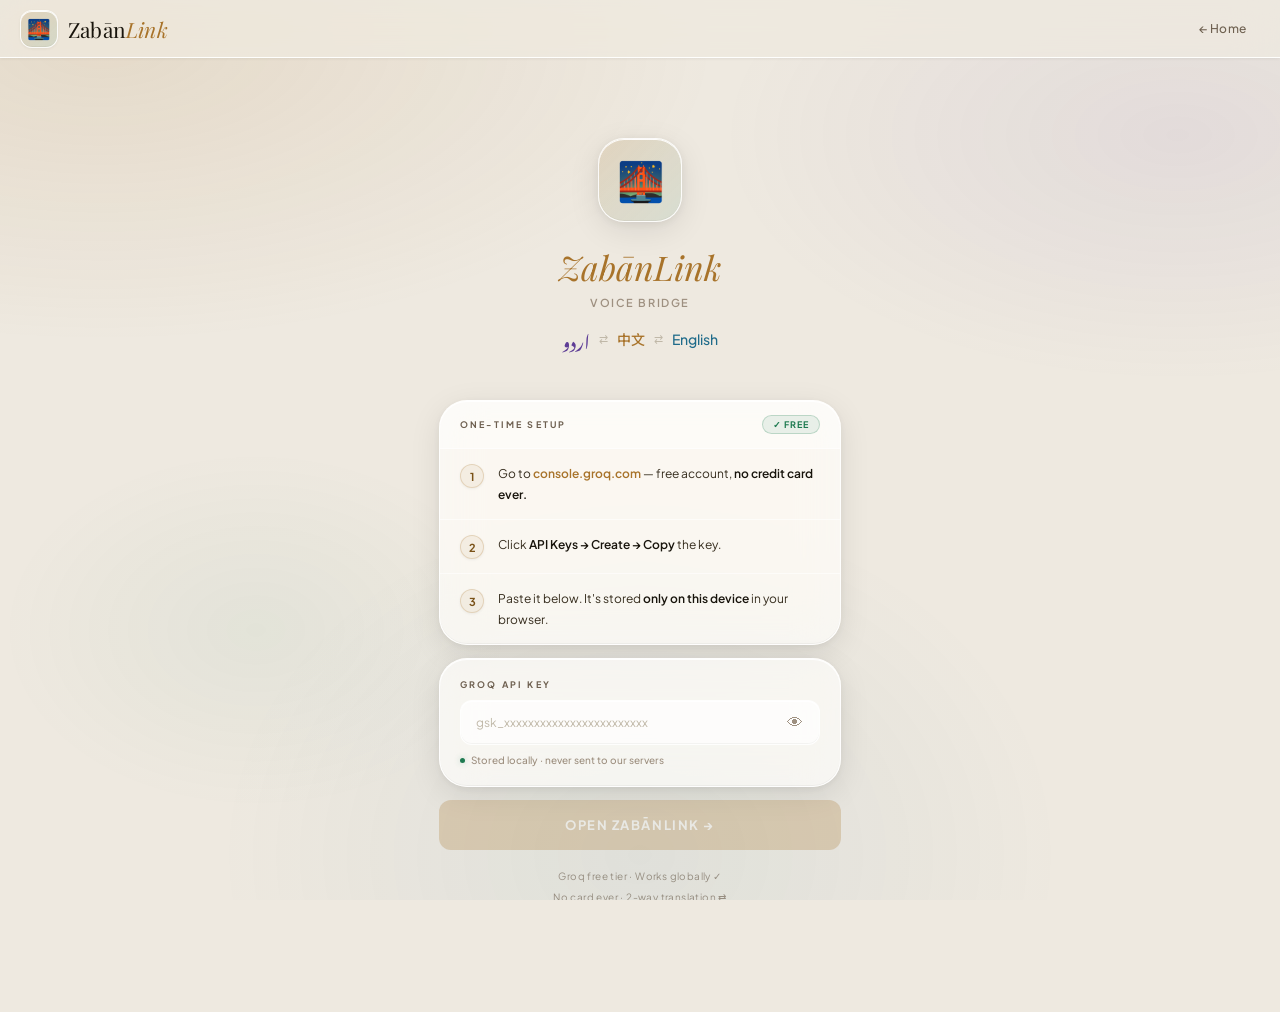
<file: app.html>
<!DOCTYPE html>
<html lang="en">
<head>
<meta charset="UTF-8">
<meta name="viewport" content="width=device-width, initial-scale=1.0, maximum-scale=1.0, user-scalable=no">
<meta name="apple-mobile-web-app-capable" content="yes">
<meta name="apple-mobile-web-app-status-bar-style" content="default">
<meta name="apple-mobile-web-app-title" content="ZabānLink">
<meta name="theme-color" content="#eee9e0">
<title>Translator — ZabānLink | Urdu ⇄ Chinese Voice App</title>
<meta name="description" content="ZabānLink real-time voice translator. Speak Urdu or Chinese and get all translations instantly.">
<meta name="robots" content="noindex">
<link rel="stylesheet" href="css/main.css">
<link rel="stylesheet" href="css/app.css">

<style>
* { user-select: none; }
textarea, input { user-select: text; -webkit-user-select: text; }
html, body {
  height: 100%; height: -webkit-fill-available;
  overflow: hidden; position: fixed; width: 100%; top: 0; left: 0;
}
@media (min-width: 960px) {
  body { position: static; overflow: auto; }
}
</style>
</head>
<body>

<div class="outer-shell">

  <!-- LEFT AD (desktop only) -->
  <aside class="app-ad-rail" aria-label="Advertisement">
    <div class="app-ad-slot">
      <span style="font-size:20px;opacity:.25;">📢</span>
      <span style="font-size:8px;opacity:.3;text-align:center;line-height:1.6;">Ad · 160×300<br>Available</span>
    </div>
    <div class="app-ad-slot" style="height:250px;">
      <span style="font-size:20px;opacity:.25;">📢</span>
      <span style="font-size:8px;opacity:.3;text-align:center;line-height:1.6;">Ad · 160×250<br>Available</span>
    </div>
  </aside>

  <!-- APP -->
  <div class="app-shell-wrap">

    <!-- TOPBAR -->
    <header class="topbar" role="banner">
      <div class="tb-brand">
        <div class="tb-logo" aria-hidden="true">🌉</div>
        <span class="tb-name" aria-label="ZabānLink">ZabānLink</span>
        <div class="tb-langs" aria-hidden="true">
          <span class="tb-l ur" lang="ur">اردو</span>
          <div class="tb-dot"></div>
          <span class="tb-l zh" lang="zh">中文</span>
          <div class="tb-dot"></div>
          <span class="tb-l en">en</span>
        </div>
      </div>
      <div class="tb-right">
        <a href="index.html" class="icon-btn-sm" title="Home" aria-label="Go to home page">🏠</a>
        <div class="icon-btn-sm" id="gearBtn" title="Settings" aria-label="Settings / change API key" role="button" tabindex="0">⚙</div>
      </div>
    </header>

    <!-- LANG BAR -->
    <nav class="lang-bar" aria-label="Language selector">
      <span class="lang-bar-label" id="lang-bar-label">I speak</span>
      <div class="lang-pills" role="radiogroup" aria-labelledby="lang-bar-label">
        <div class="lang-pill auto-pill active" id="pill-auto" role="radio" aria-checked="true" tabindex="0" aria-label="Auto-detect language">
          <span class="pill-main" aria-hidden="true">🔮</span>
          <span class="pill-sub">auto</span>
        </div>
        <div class="lang-pill ur-pill" id="pill-ur" role="radio" aria-checked="false" tabindex="0" aria-label="Urdu">
          <span class="pill-main" lang="ur">اردو</span>
          <span class="pill-sub">urdu</span>
        </div>
        <div class="lang-pill zh-pill" id="pill-zh" role="radio" aria-checked="false" tabindex="0" aria-label="Chinese">
          <span class="pill-main" lang="zh">中文</span>
          <span class="pill-sub">chinese</span>
        </div>
        <div class="lang-pill en-pill" id="pill-en" role="radio" aria-checked="false" tabindex="0" aria-label="English">
          <span class="pill-main">EN</span>
          <span class="pill-sub">english</span>
        </div>
      </div>
      <div class="mode-badge" aria-label="Two-way translation mode">⇄ 2-way</div>
    </nav>

    <!-- CHAT HISTORY -->
    <main class="history" id="history" role="main" aria-label="Translation history" aria-live="polite">
      <div class="empty" id="emptyState" role="status">
        <div class="empty-orb" aria-hidden="true">🎙</div>
        <div class="empty-title" lang="mixed">بولیں · 说吧</div>
        <div class="empty-hint">
          person 1 speaks <span lang="ur" style="color:var(--ur);font-family:'Noto Nastaliq Urdu',serif">اردو</span> — bubbles on right<br>
          person 2 speaks <span lang="zh" style="color:var(--zh);font-family:'Noto Sans SC',sans-serif">中文</span> — bubbles on left<br>
          all 4 translations in one card · tap 🔊 to play
        </div>
      </div>
    </main>

    <!-- LIVE PANEL -->
    <div class="live-panel" id="livePanel" role="status" aria-live="polite" aria-label="Recording status">
      <div class="live-rec-row">
        <div class="live-rec-dot" aria-hidden="true"></div>
        <div class="live-rec-label" id="recLabel">listening…</div>
        <div class="waveform" aria-hidden="true">
          <div class="wv"></div><div class="wv"></div><div class="wv"></div>
          <div class="wv"></div><div class="wv"></div><div class="wv"></div>
        </div>
      </div>
      <div class="live-preview" id="livePreview">
        <div id="detectedBadge" class="detected-badge" style="display:none;" aria-live="polite">
          🔮 detected: <span id="detectedLangName"></span>
        </div>
        <div class="live-preview-text" id="livePreviewText" aria-live="polite"></div>
      </div>
    </div>

    <!-- EDIT PANEL -->
    <section class="edit-panel" id="editPanel" role="dialog" aria-modal="true" aria-label="Review and edit translation">
      <div class="edit-hdr">
        <div class="edit-title-txt">✏️ &nbsp;review &amp; edit</div>
        <div class="edit-live-badge">
          <div class="edit-live-dot" id="editLiveDot" aria-hidden="true"></div>
          <span id="editLiveLabel">live translations</span>
        </div>
      </div>
      <nav class="edit-lang-tabs" role="tablist" aria-label="Edit language">
        <div class="edit-lang-tab ur-tab active" id="tab-ur" role="tab" aria-selected="true" tabindex="0" lang="ur">اردو</div>
        <div class="edit-lang-tab zh-tab" id="tab-zh" role="tab" aria-selected="false" tabindex="0" lang="zh">中文</div>
        <div class="edit-lang-tab en-tab" id="tab-en" role="tab" aria-selected="false" tabindex="0">EN</div>
      </nav>

      <div class="edit-lang-row" id="editRow-ur" role="tabpanel">
        <div class="edit-lang-row-hdr">
          <div class="edit-lang-dot ur" aria-hidden="true"></div>
          <div class="edit-row-label ur" lang="ur">اردو <span class="edit-src-tag" id="srcTag-ur" style="display:none">source</span></div>
          <span class="edit-translating-tag" id="xlTag-ur" style="display:none" aria-live="polite">translating…</span>
        </div>
        <textarea id="editField-ur" class="edit-field ur" placeholder="اردو متن یہاں…" rows="2" dir="rtl"
          autocorrect="off" autocapitalize="off" spellcheck="false" lang="ur"
          aria-label="Urdu text"></textarea>
      </div>

      <div class="edit-lang-row" id="editRow-ro">
        <div class="edit-lang-row-hdr">
          <div class="edit-lang-dot ro" aria-hidden="true"></div>
          <div class="edit-row-label ro">roman urdu</div>
          <span class="edit-translating-tag" id="xlTag-ro" style="display:none" aria-live="polite">translating…</span>
        </div>
        <textarea id="editField-ro" class="edit-field ro" placeholder="roman urdu…" rows="1"
          autocorrect="off" autocapitalize="off" spellcheck="false" readonly
          aria-label="Romanized Urdu (read-only)"></textarea>
      </div>

      <div class="edit-lang-row" id="editRow-zh">
        <div class="edit-lang-row-hdr">
          <div class="edit-lang-dot zh" aria-hidden="true"></div>
          <div class="edit-row-label zh" lang="zh">中文 <span class="edit-src-tag" id="srcTag-zh" style="display:none">source</span></div>
          <span class="edit-translating-tag" id="xlTag-zh" style="display:none" aria-live="polite">translating…</span>
        </div>
        <textarea id="editField-zh" class="edit-field zh" placeholder="中文翻译…" rows="2"
          autocorrect="off" autocapitalize="off" spellcheck="false" lang="zh"
          aria-label="Chinese translation"></textarea>
      </div>

      <div class="edit-lang-row" id="editRow-en">
        <div class="edit-lang-row-hdr">
          <div class="edit-lang-dot en" aria-hidden="true"></div>
          <div class="edit-row-label en">english <span class="edit-src-tag" id="srcTag-en" style="display:none">source</span></div>
          <span class="edit-translating-tag" id="xlTag-en" style="display:none" aria-live="polite">translating…</span>
        </div>
        <textarea id="editField-en" class="edit-field en" placeholder="english translation…" rows="2"
          autocorrect="off" autocapitalize="off" spellcheck="false"
          aria-label="English translation"></textarea>
      </div>

      <div class="edit-foot">
        <div class="edit-cancel" id="editCancelBtn" role="button" tabindex="0" aria-label="Cancel editing">✕</div>
        <button class="edit-go" id="editGoBtn" aria-label="Confirm and speak translation">→ speak &amp; add</button>
      </div>
    </section>

    <!-- ERROR / BANNER -->
    <div class="errbox" id="errbox" role="alert" aria-live="assertive"></div>
    <div class="install-banner" id="installBanner" role="note">
      💡 <strong>Add to Home Screen:</strong> Safari Share (↑) → "Add to Home Screen" for the full app experience
    </div>

    <!-- STATUS BAR -->
    <div class="statusbar" role="status" aria-live="polite">
      <div class="sdot" id="sdot" aria-hidden="true"></div>
      <div class="smsg" id="smsg">ready — tap mic and speak in any language</div>
    </div>

    <!-- MIC CONTROLS -->
    <div class="controls" role="toolbar" aria-label="Recording controls">
      <div class="ctrl-btn" id="clearBtn" role="button" tabindex="0" aria-label="Clear conversation" title="Clear">✕</div>
      <div class="mic-wrap">
        <button class="mic-btn" id="micBtn" aria-label="Tap to record voice — hold to speak" aria-pressed="false">
          <svg class="mic-svg" viewBox="0 0 24 24" xmlns="http://www.w3.org/2000/svg" aria-hidden="true" focusable="false">
            <path d="M12 1a4 4 0 0 1 4 4v6a4 4 0 0 1-8 0V5a4 4 0 0 1 4-4zm0 16a7 7 0 0 0 7-7 1 1 0 0 1 2 0 9 9 0 0 1-8 8.945V21h2a1 1 0 0 1 0 2H9a1 1 0 0 1 0-2h2v-2.055A9 9 0 0 1 3 10a1 1 0 0 1 2 0 7 7 0 0 0 7 7z"/>
          </svg>
        </button>
        <span class="mic-label" id="micLabel" aria-live="polite">tap to speak</span>
      </div>
      <div class="ctrl-btn" id="replayBtn" role="button" tabindex="0" aria-label="Replay last translation" title="Replay">▶</div>
    </div>

  </div><!-- /app-shell-wrap -->

  <!-- RIGHT AD (desktop only) -->
  <aside class="app-ad-rail" aria-label="Advertisement">
    <div class="app-ad-slot">
      <span style="font-size:20px;opacity:.25;">📢</span>
      <span style="font-size:8px;opacity:.3;text-align:center;line-height:1.6;">Ad · 160×300<br>Available</span>
    </div>
  </aside>

</div><!-- /outer-shell -->

<script src="js/shared.js"></script>
<script src="js/app.js"></script>
</body>
</html>
</file>
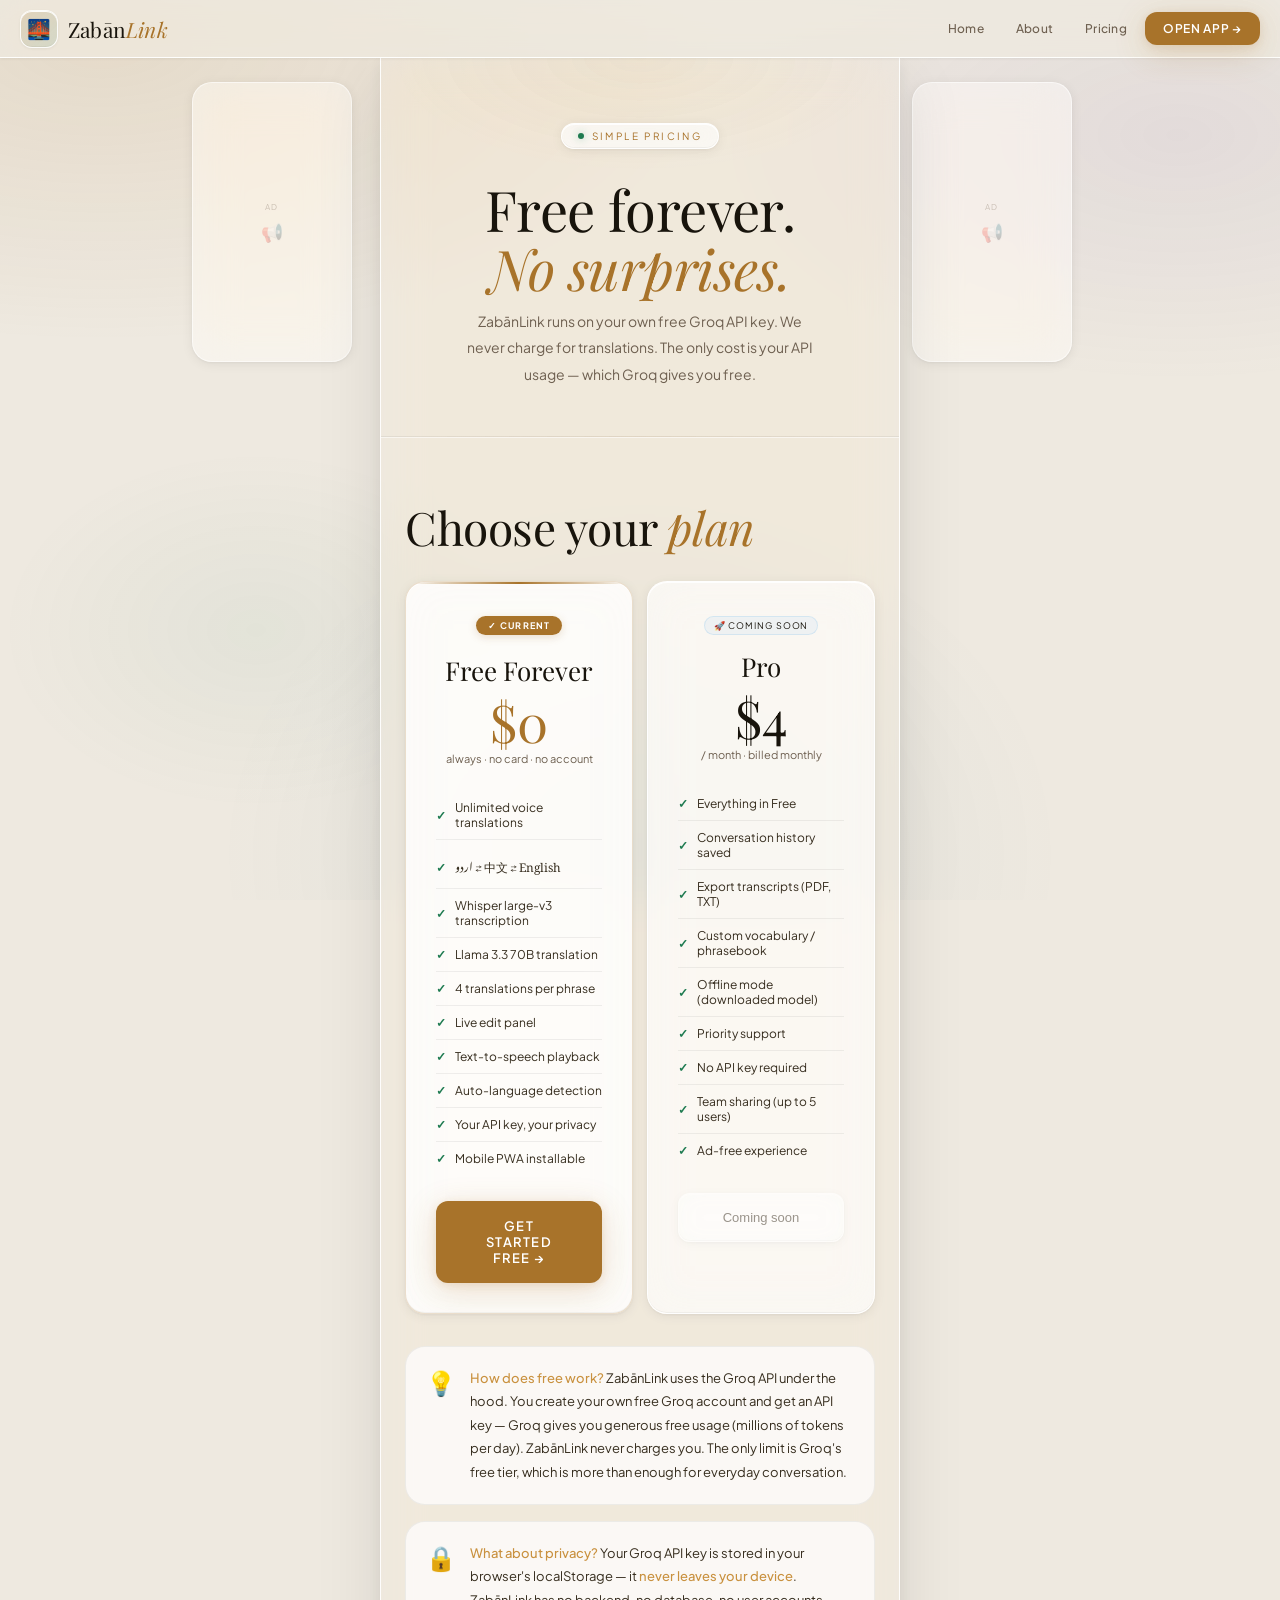
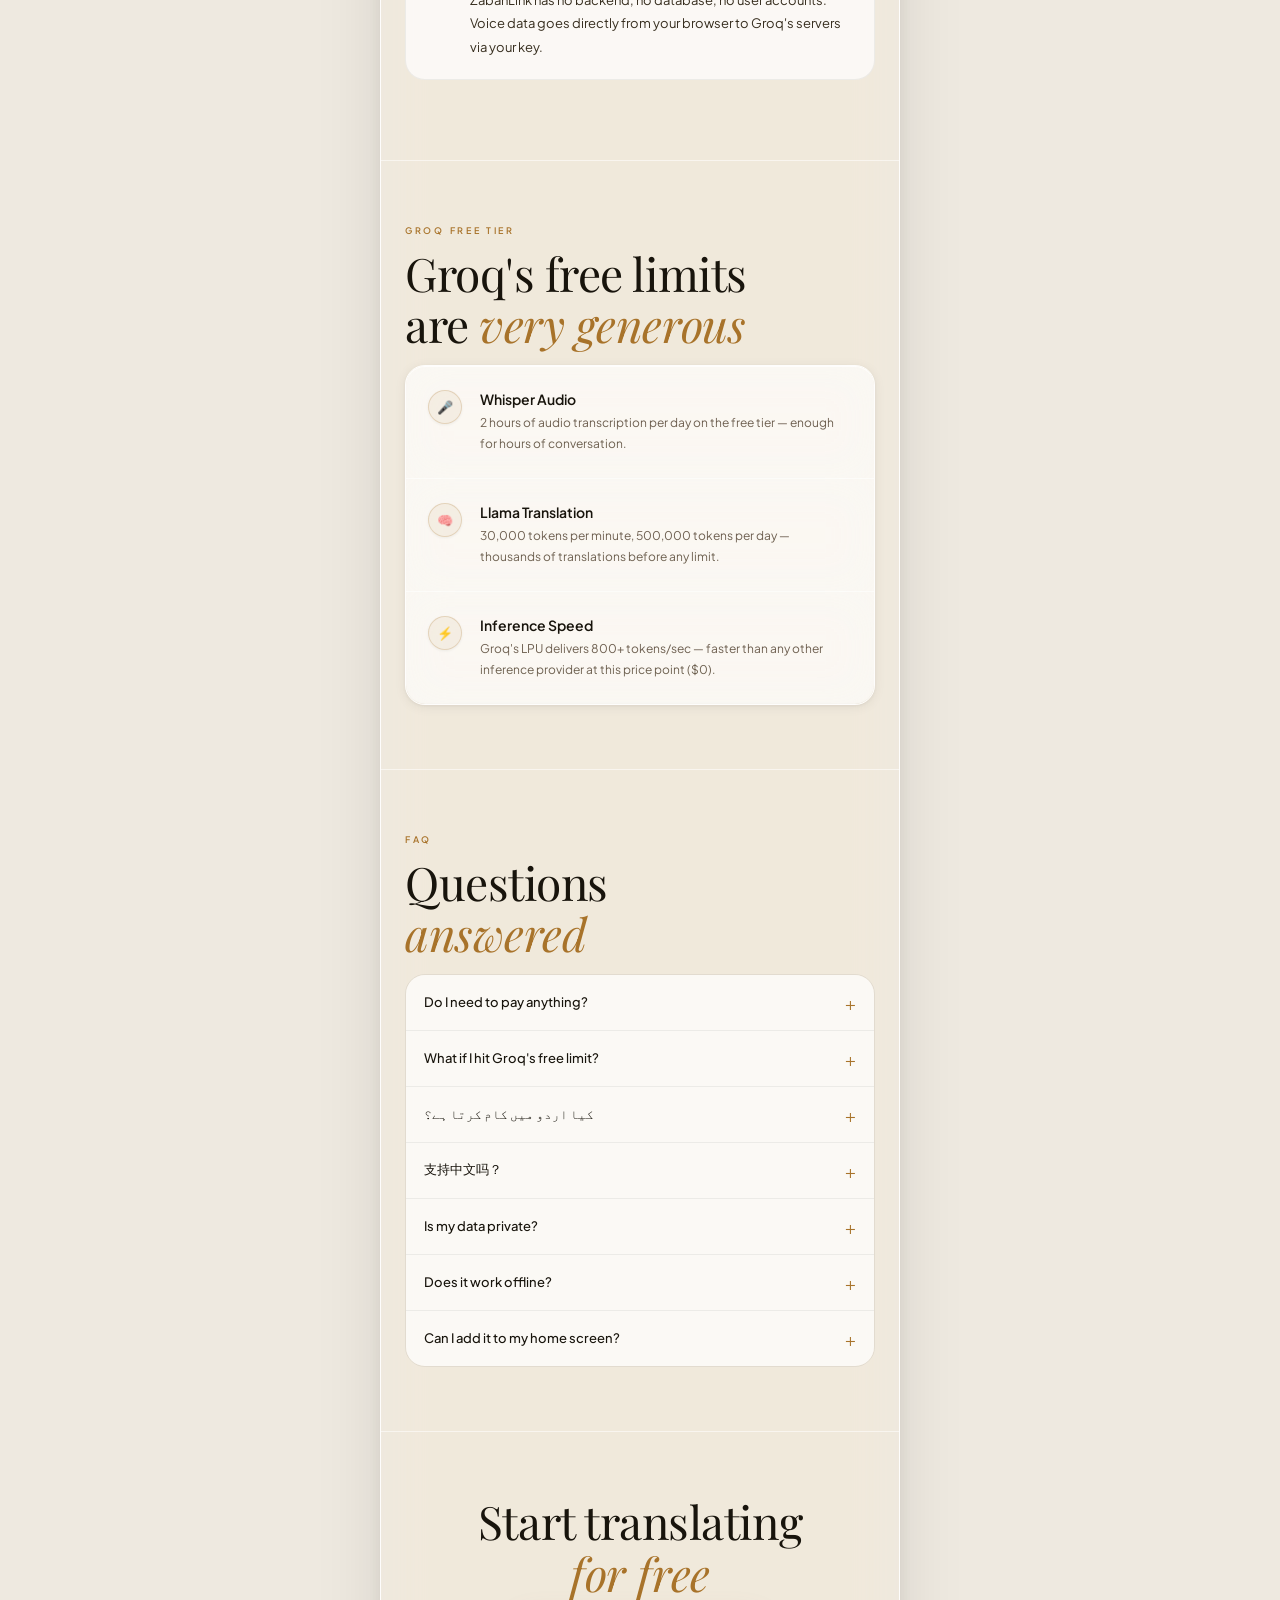
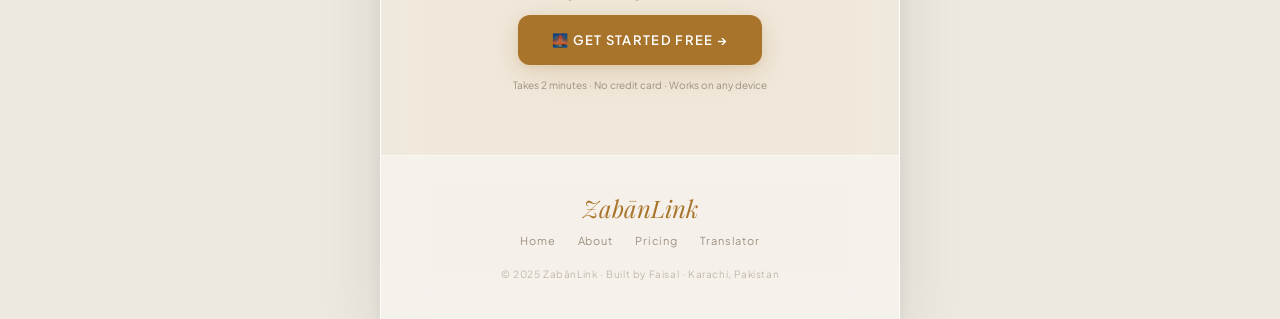
<file: pricing.html>
<!DOCTYPE html>
<html lang="en">
<head>
<meta charset="UTF-8">
<meta name="viewport" content="width=device-width, initial-scale=1.0">
<meta name="theme-color" content="#eee9e0">
<title>Pricing — ZabānLink | Free Urdu Chinese Translator</title>
<meta name="description" content="ZabānLink is free forever. Use your own Groq API key — no subscription required. See what's included in the free tier and upcoming Pro features.">
<link rel="canonical" href="https://zabanlink.app/pricing.html">
<link rel="stylesheet" href="css/main.css">
<style>
.pricing-grid {
  display: grid;
  grid-template-columns: 1fr;
  gap: 14px;
  margin-bottom: 32px;
}

@media (min-width: 520px) {
  .pricing-grid { grid-template-columns: 1fr 1fr; }
}

.pricing-note {
  background: var(--card);
  border: .5px solid var(--rim);
  border-radius: var(--radius);
  padding: 20px;
  display: flex;
  gap: 14px;
  align-items: flex-start;
  margin-bottom: 16px;
}

.pricing-note-icon { font-size: 24px; flex-shrink: 0; }
.pricing-note-text { font-size: 13px; color: var(--ink2); line-height: 1.8; }
.pricing-note-text strong { color: var(--goldf); font-weight: 500; }

.faq-list { display: flex; flex-direction: column; gap: 0; border: .5px solid var(--rim); border-radius: var(--radius); overflow: hidden; }
.faq-item { border-bottom: .5px solid var(--rim); background: var(--card); }
.faq-item:last-child { border-bottom: none; }
.faq-q { padding: 16px 18px; font-size: 13px; font-weight: 500; color: var(--ink); cursor: pointer; display: flex; justify-content: space-between; align-items: center; transition: background .15s; }
.faq-q:hover { background: var(--card2); }
.faq-q::after { content: '+'; color: var(--gold); font-size: 18px; font-weight: 300; flex-shrink: 0; margin-left: 10px; transition: transform .2s; }
.faq-item.open .faq-q::after { transform: rotate(45deg); }
.faq-a { display: none; padding: 0 18px 16px; font-size: 12px; color: var(--ink3); line-height: 1.8; }
.faq-item.open .faq-a { display: block; }

.coming-soon-badge {
  display: inline-flex;
  align-items: center;
  gap: 5px;
  padding: 3px 9px;
  background: rgba(106,180,232,.08);
  border: .5px solid rgba(106,180,232,.2);
  border-radius: 20px;
  font-size: 9px;
  color: var(--sky);
  letter-spacing: .1em;
  text-transform: uppercase;
  margin-bottom: 14px;
}
</style>
</head>
<body>

<div class="page-shell" style="flex-direction:column;">

  <nav class="site-nav" style="position:sticky;top:0;z-index:200;width:100%;">
    <a href="index.html" class="nav-brand" aria-label="ZabānLink Home">
      <div class="nav-logo" aria-hidden="true">🌉</div>
      <span class="nav-name">Zabān<span>Link</span></span>
    </a>
    <div class="nav-links">
      <a href="index.html" class="nav-link">Home</a>
      <a href="about.html" class="nav-link">About</a>
      <a href="pricing.html" class="nav-link active">Pricing</a>
      <a href="app.html" class="nav-cta">Open App →</a>
    </div>
  </nav>

  <div style="display:flex;justify-content:center;flex:1;">

    <aside class="ad-rail" aria-label="Advertisement">
      <div class="ad-slot medium" style="width:160px;height:280px;">
        <span class="ad-slot-label">Ad</span>
        <span style="font-size:18px;opacity:.25;">📢</span>
      </div>
    </aside>

    <main class="main-col">

      <!-- HERO -->
      <section style="padding:64px 24px 48px;text-align:center;border-bottom:.5px solid var(--rim);background:radial-gradient(ellipse 80% 50% at 50% 0%,rgba(201,151,58,.08) 0%,transparent 60%);" aria-labelledby="pricing-h">
        <div class="hero-eyebrow" style="animation:none;display:inline-flex;">
          <span class="hero-eyebrow-dot" aria-hidden="true"></span>
          Simple pricing
        </div>
        <h1 id="pricing-h" class="hero-title" style="font-size:clamp(36px,10vw,56px);animation:none;">
          Free forever.<br><em>No surprises.</em>
        </h1>
        <p style="font-size:14px;color:var(--ink3);line-height:1.9;max-width:360px;margin:0 auto;">
          ZabānLink runs on your own free Groq API key. We never charge for translations. The only cost is your API usage — which Groq gives you free.
        </p>
      </section>

      <!-- PRICING CARDS -->
      <section class="section reveal" aria-labelledby="plans-h">
        <h2 id="plans-h" class="section-title" style="margin-bottom:28px;">Choose your <em>plan</em></h2>

        <div class="pricing-grid" role="list">

          <!-- FREE -->
          <article class="price-card featured reveal" role="listitem" aria-label="Free plan">
            <div class="price-badge">✓ Current</div>
            <div class="price-name">Free Forever</div>
            <div class="price-amount">$0</div>
            <div class="price-period">always · no card · no account</div>
            <ul class="price-features" aria-label="Free plan features">
              <li>Unlimited voice translations</li>
              <li lang="ur" style="font-family:'Noto Nastaliq Urdu',serif;">اردو ⇄ 中文 ⇄ English</li>
              <li>Whisper large-v3 transcription</li>
              <li>Llama 3.3 70B translation</li>
              <li>4 translations per phrase</li>
              <li>Live edit panel</li>
              <li>Text-to-speech playback</li>
              <li>Auto-language detection</li>
              <li>Your API key, your privacy</li>
              <li>Mobile PWA installable</li>
            </ul>
            <a href="setup.html" class="btn-primary" style="width:100%;justify-content:center;" aria-label="Get started with the free plan">Get started free →</a>
          </article>

          <!-- PRO (coming soon) -->
          <article class="price-card reveal" role="listitem" aria-label="Pro plan - coming soon">
            <div class="coming-soon-badge" aria-label="Coming soon">🚀 Coming soon</div>
            <div class="price-name">Pro</div>
            <div class="price-amount" style="color:var(--sky);">$4</div>
            <div class="price-period">/ month · billed monthly</div>
            <ul class="price-features" aria-label="Pro plan features">
              <li>Everything in Free</li>
              <li>Conversation history saved</li>
              <li>Export transcripts (PDF, TXT)</li>
              <li>Custom vocabulary / phrasebook</li>
              <li>Offline mode (downloaded model)</li>
              <li>Priority support</li>
              <li>No API key required</li>
              <li>Team sharing (up to 5 users)</li>
              <li>Ad-free experience</li>
            </ul>
            <button class="btn-ghost" style="width:100%;justify-content:center;cursor:not-allowed;opacity:.5;" disabled aria-label="Pro plan not yet available">Coming soon</button>
          </article>

        </div>

        <!-- Notes -->
        <div class="pricing-note reveal" role="note">
          <div class="pricing-note-icon" aria-hidden="true">💡</div>
          <div class="pricing-note-text">
            <strong>How does free work?</strong> ZabānLink uses the Groq API under the hood. You create your own free Groq account and get an API key — Groq gives you generous free usage (millions of tokens per day). ZabānLink never charges you. The only limit is Groq's free tier, which is more than enough for everyday conversation.
          </div>
        </div>

        <div class="pricing-note reveal" role="note">
          <div class="pricing-note-icon" aria-hidden="true">🔒</div>
          <div class="pricing-note-text">
            <strong>What about privacy?</strong> Your Groq API key is stored in your browser's localStorage — it <strong>never leaves your device</strong>. ZabānLink has no backend, no database, no user accounts. Voice data goes directly from your browser to Groq's servers via your key.
          </div>
        </div>
      </section>

      <!-- GROQ LIMITS -->
      <section class="section reveal" aria-labelledby="limits-h">
        <span class="section-label">groq free tier</span>
        <h2 id="limits-h" class="section-title">Groq's free limits<br>are <em>very generous</em></h2>

        <div class="how-steps" role="list">
          <div class="how-step reveal" role="listitem">
            <div class="how-num" aria-hidden="true">🎤</div>
            <div class="how-text">
              <div class="how-label">Whisper Audio</div>
              <div class="how-desc">2 hours of audio transcription per day on the free tier — enough for hours of conversation.</div>
            </div>
          </div>
          <div class="how-step reveal" role="listitem">
            <div class="how-num" aria-hidden="true">🧠</div>
            <div class="how-text">
              <div class="how-label">Llama Translation</div>
              <div class="how-desc">30,000 tokens per minute, 500,000 tokens per day — thousands of translations before any limit.</div>
            </div>
          </div>
          <div class="how-step reveal" role="listitem">
            <div class="how-num" aria-hidden="true">⚡</div>
            <div class="how-text">
              <div class="how-label">Inference Speed</div>
              <div class="how-desc">Groq's LPU delivers 800+ tokens/sec — faster than any other inference provider at this price point ($0).</div>
            </div>
          </div>
        </div>
      </section>

      <!-- FAQ -->
      <section class="section reveal" aria-labelledby="faq-h">
        <span class="section-label">faq</span>
        <h2 id="faq-h" class="section-title">Questions<br><em>answered</em></h2>

        <div class="faq-list" role="list">
          <div class="faq-item reveal" role="listitem">
            <div class="faq-q" role="button" tabindex="0" aria-expanded="false">Do I need to pay anything?</div>
            <div class="faq-a">No. ZabānLink is completely free. The Groq API also has a generous free tier — no credit card needed. You will never receive a bill from us.</div>
          </div>
          <div class="faq-item reveal" role="listitem">
            <div class="faq-q" role="button" tabindex="0" aria-expanded="false">What if I hit Groq's free limit?</div>
            <div class="faq-a">Groq's free tier is very generous — most users will never hit it in normal use. If you do, you'll see a "rate limit" message. You can either wait (limits reset daily) or add a small amount of credit to your Groq account.</div>
          </div>
          <div class="faq-item reveal" role="listitem">
            <div class="faq-q" role="button" tabindex="0" aria-expanded="false" lang="ur">کیا اردو میں کام کرتا ہے؟</div>
            <div class="faq-a" lang="ur">جی ہاں! ZabānLink خاص طور پر اردو کے لیے بنایا گیا ہے۔ ہم Nastaliq script کی ضمانت دیتے ہیں — Roman حروف نہیں۔</div>
          </div>
          <div class="faq-item reveal" role="listitem">
            <div class="faq-q" role="button" tabindex="0" aria-expanded="false" lang="zh">支持中文吗？</div>
            <div class="faq-a" lang="zh">是的！ZabānLink 专为中文用户设计。我们保证翻译使用中文汉字，而不是拼音。</div>
          </div>
          <div class="faq-item reveal" role="listitem">
            <div class="faq-q" role="button" tabindex="0" aria-expanded="false">Is my data private?</div>
            <div class="faq-a">Completely. ZabānLink has no backend — your API key lives in your browser only. Voice audio goes directly to Groq's servers (under your own account). We see nothing. Your conversations are never stored.</div>
          </div>
          <div class="faq-item reveal" role="listitem">
            <div class="faq-q" role="button" tabindex="0" aria-expanded="false">Does it work offline?</div>
            <div class="faq-a">The current free version requires an internet connection to call the Groq API. Offline mode (with a downloaded model) is planned for the upcoming Pro tier.</div>
          </div>
          <div class="faq-item reveal" role="listitem">
            <div class="faq-q" role="button" tabindex="0" aria-expanded="false">Can I add it to my home screen?</div>
            <div class="faq-a">Yes! On iPhone: Safari → Share (↑) → "Add to Home Screen". On Android: Chrome menu → "Add to Home Screen" or "Install App". It works like a native app.</div>
          </div>
        </div>
      </section>

      <!-- CTA -->
      <section class="section reveal" style="text-align:center;" aria-labelledby="pricing-cta-h">
        <h2 id="pricing-cta-h" class="section-title" style="margin-bottom:16px;">
          Start translating<br><em>for free</em>
        </h2>
        <a href="setup.html" class="btn-primary" aria-label="Get started free">🌉 Get started free →</a>
        <p style="margin-top:14px;font-size:10px;color:var(--ink4);">Takes 2 minutes · No credit card · Works on any device</p>
      </section>

      <footer class="site-footer" role="contentinfo">
        <div class="footer-brand">ZabānLink</div>
        <nav class="footer-links" aria-label="Footer navigation">
          <a href="index.html" class="footer-link">Home</a>
          <a href="about.html" class="footer-link">About</a>
          <a href="pricing.html" class="footer-link">Pricing</a>
          <a href="app.html" class="footer-link">Translator</a>
        </nav>
        <p class="footer-copy">© 2025 ZabānLink · Built by Faisal · Karachi, Pakistan</p>
      </footer>

    </main>

    <aside class="ad-rail" aria-label="Advertisement">
      <div class="ad-slot medium" style="width:160px;height:280px;">
        <span class="ad-slot-label">Ad</span>
        <span style="font-size:18px;opacity:.25;">📢</span>
      </div>
    </aside>

  </div>
</div>

<script src="js/shared.js"></script>
<script>
// FAQ accordion
document.querySelectorAll('.faq-q').forEach(q => {
  q.addEventListener('click', () => {
    const item = q.parentElement;
    const isOpen = item.classList.contains('open');
    document.querySelectorAll('.faq-item').forEach(i => { i.classList.remove('open'); i.querySelector('.faq-q').setAttribute('aria-expanded','false'); });
    if (!isOpen) { item.classList.add('open'); q.setAttribute('aria-expanded','true'); }
  });
  q.addEventListener('keydown', e => { if (e.key === 'Enter' || e.key === ' ') { e.preventDefault(); q.click(); } });
});
</script>
</body>
</html>
</file>
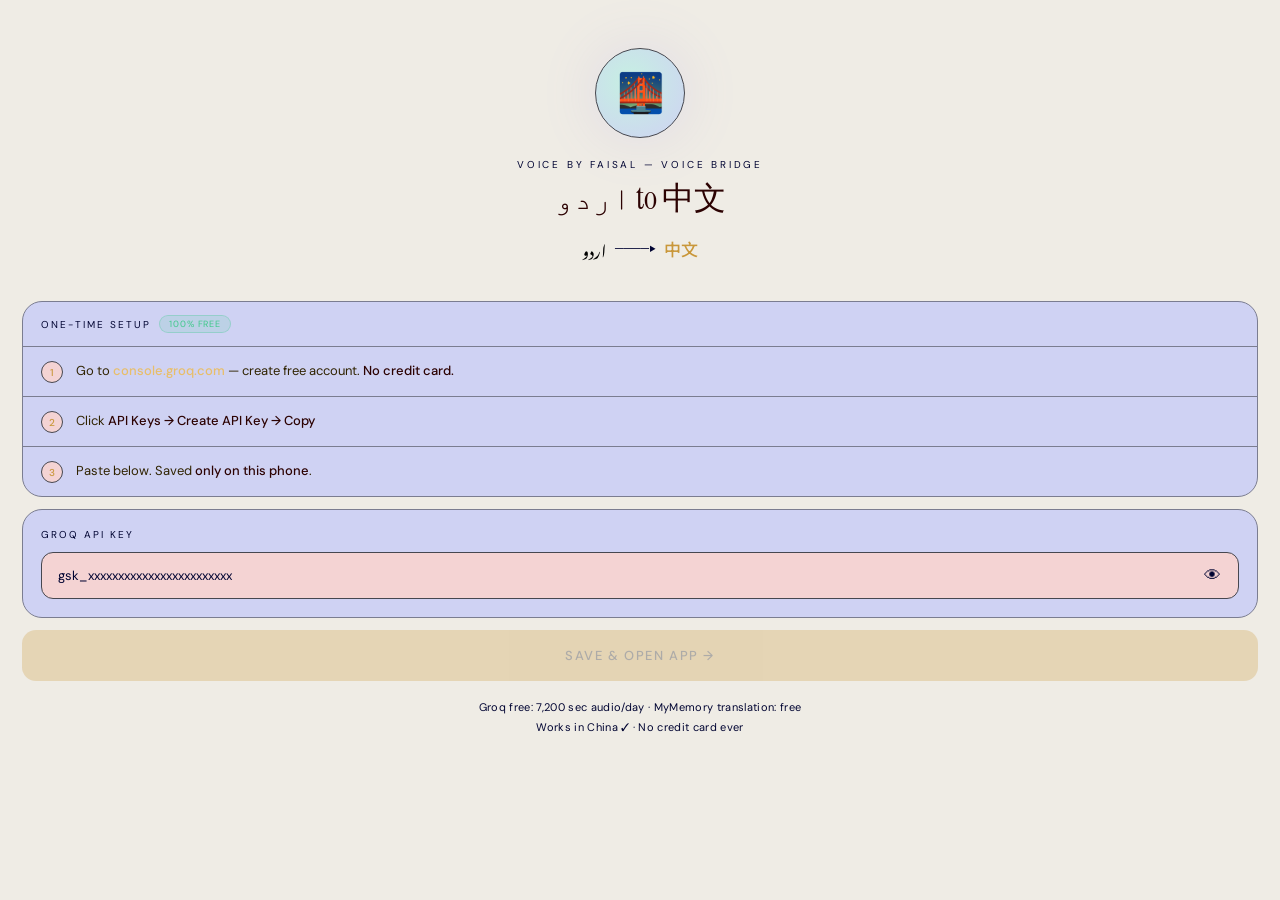
<file: urdu-to-chinese-v2.html>
<!DOCTYPE html>
<html lang="ur">
<head>
<meta charset="UTF-8">
<meta name="viewport" content="width=device-width, initial-scale=1.0, maximum-scale=1.0, user-scalable=no">
<meta name="apple-mobile-web-app-capable" content="yes">
<meta name="apple-mobile-web-app-status-bar-style" content="black-translucent">
<meta name="apple-mobile-web-app-title" content="آواز">
<title>آواز</title>
<link href="https://fonts.googleapis.com/css2?family=Noto+Nastaliq+Urdu:wght@400;600&family=Noto+Sans+SC:wght@300;400;700&family=Instrument+Serif:ital@0;1&family=DM+Sans:wght@300;400;500&display=swap" rel="stylesheet">
<style>
:root {
  --bg:    #efece5;
  --s1:    #cfd2f3;
  --s2:    #f4d3d3;
  --s3:    #c6f0e2;
  --rim:   #7b7d90;
  --rim2:  #464750;
  --gold:  #c9973a;
  --goldf: #e8be6a;
  --goldd: #7a5a18;
  --jade:  #3ec98a;
  --red:   #e05555;
  --lav:   #000000;
  --lavf:  #0e0a30;
  --text:  #2c0202;
  --text2: #302300;
  --text3: #000432;
}

*,*::before,*::after{box-sizing:border-box;margin:0;padding:0;-webkit-tap-highlight-color:transparent;user-select:none;}
html,body{height:100%;height:-webkit-fill-available;background:var(--bg);color:var(--text);font-family:'DM Sans',sans-serif;overflow:hidden;}

/* ══ SETUP ══ */
#setup{position:fixed;inset:0;z-index:999;background:var(--bg);display:flex;flex-direction:column;overflow-y:auto;-webkit-overflow-scrolling:touch;}
.setup-inner{flex:1;display:flex;flex-direction:column;align-items:center;padding:0 22px;padding-top:max(env(safe-area-inset-top,0px),48px);padding-bottom:max(env(safe-area-inset-bottom,0px),40px);}
.logo-ring{width:90px;height:90px;border-radius:50%;border:1px solid var(--rim2);background:radial-gradient(circle at 38% 38%,var(--s3),var(--s1));display:flex;align-items:center;justify-content:center;font-size:38px;margin-bottom:20px;box-shadow:0 0 60px rgba(142,130,224,0.14);}
.setup-eyebrow{font-size:10px;letter-spacing:0.28em;color:var(--text3);text-transform:uppercase;margin-bottom:6px;}
.setup-title{font-family:'Instrument Serif',serif;font-size:32px;color:var(--text);margin-bottom:6px;}
.setup-sub{display:flex;align-items:center;gap:8px;margin-bottom:32px;}
.s-ur{font-family:'Noto Nastaliq Urdu',serif;font-size:17px;color:var(--lav);}
.s-arr{color:var(--text3);font-size:12px;}
.s-zh{font-family:'Noto Sans SC',sans-serif;font-size:17px;color:var(--gold);font-weight:500;}
.steps-card{width:100%;background:var(--s1);border:0.5px solid var(--rim);border-radius:20px;overflow:hidden;margin-bottom:12px;}
.steps-head{padding:13px 18px;border-bottom:0.5px solid var(--rim);font-size:10px;letter-spacing:0.2em;color:var(--text3);text-transform:uppercase;display:flex;align-items:center;gap:8px;}
.free-pill{background:rgba(62,201,138,0.12);border:0.5px solid rgba(62,201,138,0.3);border-radius:20px;padding:2px 9px;font-size:9px;color:var(--jade);letter-spacing:0.1em;}
.step-row{display:flex;gap:13px;align-items:flex-start;padding:13px 18px;border-bottom:0.5px solid var(--rim);}
.step-row:last-child{border-bottom:none;}
.step-n{width:22px;height:22px;border-radius:50%;background:var(--s2);border:0.5px solid var(--rim2);font-size:10px;color:var(--gold);display:flex;align-items:center;justify-content:center;flex-shrink:0;margin-top:1px;font-weight:500;}
.step-text{font-size:13px;color:var(--text2);line-height:1.65;}
.step-text a{color:var(--goldf);text-decoration:none;font-weight:500;}
.step-text strong{color:var(--text);font-weight:500;}
.key-card{width:100%;background:var(--s1);border:0.5px solid var(--rim);border-radius:20px;padding:18px;margin-bottom:12px;}
.key-label{font-size:10px;letter-spacing:0.2em;color:var(--text3);text-transform:uppercase;margin-bottom:11px;}
.key-field{position:relative;display:flex;align-items:center;}
.key-input{width:100%;background:var(--s2);border:0.5px solid var(--rim2);border-radius:12px;padding:14px 48px 14px 16px;font-family:'DM Sans',monospace;font-size:13px;color:var(--text);outline:none;-webkit-appearance:none;appearance:none;transition:border-color 0.2s;}
.key-input::placeholder{color:var(--text3);}
.key-input:focus{border-color:var(--goldd);}
.eye-btn{position:absolute;right:14px;background:none;border:none;color:var(--text3);font-size:17px;cursor:pointer;padding:4px;line-height:1;}
.cta{width:100%;padding:17px;background:var(--gold);border:none;border-radius:14px;font-family:'DM Sans',sans-serif;font-size:13px;font-weight:500;letter-spacing:0.12em;text-transform:uppercase;color:#07080f;cursor:pointer;transition:opacity 0.15s,transform 0.1s;margin-bottom:16px;}
.cta:disabled{opacity:0.28;cursor:not-allowed;transform:none!important;}
.cta:active{transform:scale(0.97);opacity:0.9;}
.setup-note{font-size:11px;color:var(--text3);text-align:center;line-height:1.85;letter-spacing:0.03em;}

/* ══ APP ══ */
#app{display:none;flex-direction:column;height:100%;height:-webkit-fill-available;}

/* topbar */
.topbar{display:flex;align-items:center;justify-content:space-between;padding:max(env(safe-area-inset-top,0px),16px) 20px 14px;border-bottom:0.5px solid var(--rim);flex-shrink:0;}
.tb-brand{display:flex;flex-direction:column;gap:3px;}
.tb-name{font-family:'Instrument Serif',serif;font-size:22px;color:var(--text);}
.tb-pair{display:flex;align-items:center;gap:5px;}
.tb-ur{font-family:'Noto Nastaliq Urdu',serif;font-size:12px;color:var(--lav);}
.tb-arr{font-size:9px;color:var(--text3);}
.tb-zh{font-family:'Noto Sans SC',sans-serif;font-size:12px;color:var(--gold);}
.gear-btn{width:36px;height:36px;border-radius:50%;background:var(--s1);border:0.5px solid var(--rim);display:flex;align-items:center;justify-content:center;font-size:16px;cursor:pointer;color:var(--text3);transition:all 0.15s;}
.gear-btn:active{transform:scale(0.88);}

/* history */
.history{flex:1;overflow-y:auto;overflow-x:hidden;padding:16px 16px 8px;display:flex;flex-direction:column;gap:16px;-webkit-overflow-scrolling:touch;}
.history::-webkit-scrollbar{display:none;}

/* empty */
.empty{flex:1;display:flex;flex-direction:column;align-items:center;justify-content:center;gap:18px;padding:40px 16px;}
.empty-orb{width:96px;height:96px;border-radius:50%;background:var(--s1);border:1px solid var(--rim);display:flex;align-items:center;justify-content:center;font-size:40px;box-shadow:0 0 80px rgba(142,130,224,0.07);}
.empty-title{font-family:'Instrument Serif',serif;font-size:26px;color:var(--text2);text-align:center;}
.empty-hint{font-size:12px;color:var(--text3);text-align:center;line-height:2;letter-spacing:0.04em;}

/* ── LIVE PANEL (shown while recording + processing) ── */
.live-panel{
  margin:0 16px 8px;
  background:var(--s1);border:0.5px solid var(--rim2);
  border-radius:20px;overflow:hidden;
  display:none;flex-direction:column;
}
.live-panel.show{display:flex;}

.live-rec-row{
  display:flex;align-items:center;gap:10px;
  padding:12px 16px;border-bottom:0.5px solid var(--rim);
}
.live-rec-dot{width:8px;height:8px;border-radius:50%;background:var(--red);animation:blink 0.8s infinite;flex-shrink:0;}
.live-rec-label{font-size:10px;letter-spacing:0.18em;color:var(--text3);text-transform:uppercase;flex:1;}
.waveform{display:flex;align-items:center;gap:2px;height:18px;}
.wv{width:3px;border-radius:3px;background:var(--red);opacity:0.6;}
.wv:nth-child(1){animation:wave 0.9s 0.0s infinite ease-in-out;}
.wv:nth-child(2){animation:wave 0.9s 0.1s infinite ease-in-out;}
.wv:nth-child(3){animation:wave 0.9s 0.2s infinite ease-in-out;}
.wv:nth-child(4){animation:wave 0.9s 0.3s infinite ease-in-out;}
.wv:nth-child(5){animation:wave 0.9s 0.15s infinite ease-in-out;}
.wv:nth-child(6){animation:wave 0.9s 0.05s infinite ease-in-out;}
@keyframes wave{0%,100%{height:4px}50%{height:16px}}

.live-urdu-row{padding:12px 16px;border-bottom:0.5px solid var(--rim);min-height:56px;display:none;}
.live-urdu-row.show{display:block;}
.live-tag{font-size:9px;letter-spacing:0.18em;color:var(--text3);text-transform:uppercase;margin-bottom:5px;display:flex;align-items:center;gap:5px;}
.ltag-dot{width:5px;height:5px;border-radius:50%;}
.ltag-dot.ur{background:var(--lav);}
.ltag-dot.zh{background:var(--gold);}
.live-urdu-text{font-family:'Noto Nastaliq Urdu',serif;font-size:20px;color:var(--lavf);direction:rtl;line-height:2.1;}

.live-zh-row{padding:12px 16px;min-height:52px;display:none;}
.live-zh-row.show{display:block;}
.live-zh-text{font-family:'Noto Sans SC',sans-serif;font-size:22px;color:var(--text2);line-height:1.5;letter-spacing:0.02em;}

/* ── BUBBLE ── */
.bubble{animation:riseUp 0.35s cubic-bezier(0.2,0,0,1);}
@keyframes riseUp{from{opacity:0;transform:translateY(14px) scale(0.98);}to{opacity:1;transform:translateY(0) scale(1);}}

.bubble-card{background:var(--s1);border:0.5px solid var(--rim);border-radius:20px;overflow:hidden;transition:border-color 0.3s,box-shadow 0.3s;}
.bubble-card.speaking{border-color:var(--goldd);box-shadow:0 0 0 1px var(--goldd),0 0 30px rgba(201,151,58,0.1);}

.b-ur-sec{padding:15px 17px 13px;border-bottom:0.5px solid var(--rim);}
.b-tag{font-size:9px;letter-spacing:0.18em;color:var(--text3);text-transform:uppercase;margin-bottom:6px;display:flex;align-items:center;gap:5px;}
.b-dot{width:5px;height:5px;border-radius:50%;}
.b-dot.ur{background:var(--lav);}
.b-dot.zh{background:var(--gold);}
.b-ur-text{font-family:'Noto Nastaliq Urdu',serif;font-size:21px;color:var(--lavf);direction:rtl;line-height:2.1;}

.b-zh-sec{padding:13px 17px 15px;display:flex;align-items:flex-end;justify-content:space-between;gap:12px;}
.b-zh-main{flex:1;}

/* Chinese text with per-char spans for highlight */
.b-zh-text{font-family:'Noto Sans SC',sans-serif;font-size:26px;color:var(--text);line-height:1.45;letter-spacing:0.03em;font-weight:300;}
.zh-char{display:inline;transition:color 0.15s,text-shadow 0.15s;}
.zh-char.lit{color:var(--goldf);text-shadow:0 0 20px rgba(232,190,106,0.5);}

.spk-btn{width:42px;height:42px;border-radius:50%;background:var(--s2);border:0.5px solid var(--rim2);display:flex;align-items:center;justify-content:center;cursor:pointer;font-size:15px;color:var(--text3);flex-shrink:0;transition:all 0.2s;align-self:flex-end;}
.spk-btn:active{transform:scale(0.88);}
.spk-btn.on{background:rgba(201,151,58,0.12);border-color:var(--gold);color:var(--gold);}

.b-foot{padding:0 17px 12px;font-size:10px;color:var(--text3);}

/* ── STATUS BAR ── */
.statusbar{margin:4px 16px 6px;background:var(--s1);border:0.5px solid var(--rim);border-radius:12px;padding:11px 15px;display:flex;align-items:center;gap:10px;flex-shrink:0;}
.sdot{width:8px;height:8px;border-radius:50%;background:var(--rim2);flex-shrink:0;transition:background 0.2s;}
.sdot.rec{background:var(--red);animation:blink 0.9s infinite;}
.sdot.proc{background:var(--gold);animation:blink 0.5s infinite;}
.sdot.ok{background:var(--jade);}
@keyframes blink{0%,100%{opacity:1}50%{opacity:0.15}}
.smsg{font-size:12px;color:var(--text2);letter-spacing:0.04em;flex:1;}

/* error */
.errbox{margin:0 16px 4px;background:rgba(224,85,85,0.08);border:0.5px solid rgba(224,85,85,0.25);border-radius:12px;padding:11px 14px;font-size:12px;color:var(--red);line-height:1.6;display:none;}
.errbox.show{display:block;}

/* install */
.install-banner{margin:0 16px 6px;background:rgba(201,151,58,0.08);border:0.5px solid rgba(201,151,58,0.22);border-radius:12px;padding:11px 15px;font-size:12px;color:var(--text2);line-height:1.7;display:none;}
.install-banner.show{display:block;}
.install-banner strong{color:var(--goldf);font-weight:500;}

/* ── CONTROLS ── */
.controls{padding:12px 28px;padding-bottom:max(env(safe-area-inset-bottom,0px),18px);display:flex;align-items:center;justify-content:center;gap:26px;flex-shrink:0;}
.ctrl-btn{width:50px;height:50px;border-radius:50%;background:var(--s1);border:0.5px solid var(--rim);display:flex;align-items:center;justify-content:center;cursor:pointer;color:var(--text3);font-size:18px;transition:all 0.15s;}
.ctrl-btn:active{transform:scale(0.88);}
.mic-wrap{display:flex;flex-direction:column;align-items:center;gap:9px;}
.mic-btn{width:84px;height:84px;border-radius:50%;background:var(--s2);border:1.5px solid var(--rim2);display:flex;align-items:center;justify-content:center;cursor:pointer;outline:none;-webkit-appearance:none;transition:all 0.2s;position:relative;}
.mic-svg{width:32px;height:32px;fill:var(--text3);transition:fill 0.2s;}
.mic-btn:hover{border-color:var(--lav);}
.mic-btn:hover .mic-svg{fill:var(--lav);}
.mic-btn.rec{background:rgba(224,85,85,0.1);border-color:var(--red);animation:pulse 1.6s infinite;}
.mic-btn.rec .mic-svg{fill:var(--red);}
.mic-btn.proc{border-color:var(--goldd);}
.mic-btn.proc .mic-svg{fill:var(--gold);}
@keyframes pulse{0%{box-shadow:0 0 0 0 rgba(224,85,85,0.35);}60%{box-shadow:0 0 0 20px rgba(224,85,85,0);}100%{box-shadow:0 0 0 0 rgba(224,85,85,0);}}
.mic-btn:active{transform:scale(0.92);}
.mic-label{font-size:10px;color:var(--text3);letter-spacing:0.16em;text-transform:uppercase;}
</style>
</head>
<body>

<!-- ══════════ SETUP ══════════ -->
<div id="setup">
<div class="setup-inner">
  <div class="logo-ring">🌉</div>
  <div class="setup-eyebrow">vOICE BY FAISAL — Voice Bridge</div>
  <div class="setup-title">اردو to 中文</div>
  <div class="setup-sub">
    <span class="s-ur">اردو</span><span class="s-arr">────▶</span><span class="s-zh">中文</span>
  </div>

  <div class="steps-card">
    <div class="steps-head">One-time setup <span class="free-pill">100% FREE</span></div>
    <div class="step-row">
      <div class="step-n">1</div>
      <div class="step-text">Go to <a href="https://console.groq.com" target="_blank">console.groq.com</a> — create free account. <strong>No credit card.</strong></div>
    </div>
    <div class="step-row">
      <div class="step-n">2</div>
      <div class="step-text">Click <strong>API Keys → Create API Key → Copy</strong></div>
    </div>
    <div class="step-row">
      <div class="step-n">3</div>
      <div class="step-text">Paste below. Saved <strong>only on this phone</strong>.</div>
    </div>
  </div>

  <div class="key-card">
    <div class="key-label">Groq API Key</div>
    <div class="key-field">
      <input type="password" id="keyInput" class="key-input"
        placeholder="gsk_xxxxxxxxxxxxxxxxxxxxxxxx"
        autocomplete="off" autocorrect="off" autocapitalize="none" spellcheck="false">
      <button class="eye-btn" onclick="toggleEye()">👁</button>
    </div>
  </div>

  <button class="cta" id="ctaBtn" onclick="saveKey()" disabled>Save &amp; Open App →</button>
  <p class="setup-note">Groq free: 7,200 sec audio/day · MyMemory translation: free<br>Works in China ✓ · No credit card ever</p>
</div>
</div>

<!-- ══════════ APP ══════════ -->
<div id="app">
  <div class="topbar">
    <div class="tb-brand">
      <div class="tb-name">آواز</div>
      <div class="tb-pair">
        <span class="tb-ur">اردو</span>
        <span class="tb-arr">▶</span>
        <span class="tb-zh">中文</span>
      </div>
    </div>
    <div class="gear-btn" onclick="resetKey()">⚙</div>
  </div>

  <!-- scrollable history -->
  <div class="history" id="history">
    <div class="empty" id="emptyState">
      <div class="empty-orb">🎙</div>
      <div class="empty-title">بولیں</div>
      <div class="empty-hint">tap the mic · speak urdu<br>watch it transcribe live<br>hear chinese instantly</div>
    </div>
  </div>

  <!-- LIVE PANEL — visible while recording / processing -->
  <div class="live-panel" id="livePanel">
    <!-- rec indicator row -->
    <div class="live-rec-row" id="recRow">
      <div class="live-rec-dot"></div>
      <div class="live-rec-label" id="recLabel">listening in urdu</div>
      <div class="waveform">
        <div class="wv"></div><div class="wv"></div><div class="wv"></div>
        <div class="wv"></div><div class="wv"></div><div class="wv"></div>
      </div>
    </div>
    <!-- live urdu transcript -->
    <div class="live-urdu-row" id="liveUrduRow">
      <div class="live-tag"><div class="ltag-dot ur"></div>اردو — transcribing</div>
      <div class="live-urdu-text" id="liveUrduText"></div>
    </div>
    <!-- live chinese translation -->
    <div class="live-zh-row" id="liveZhRow">
      <div class="live-tag"><div class="ltag-dot zh"></div>中文 — translating</div>
      <div class="live-zh-text" id="liveZhText"></div>
    </div>
  </div>

  <div class="errbox" id="errbox"></div>
  <div class="install-banner" id="installBanner">
    💡 <strong>Add to Home Screen:</strong> Safari Share (↑) → "Add to Home Screen"
  </div>

  <div class="statusbar">
    <div class="sdot" id="sdot"></div>
    <div class="smsg" id="smsg">ready — tap mic and speak in urdu</div>
  </div>

  <div class="controls">
    <div class="ctrl-btn" onclick="clearHistory()">✕</div>
    <div class="mic-wrap">
      <button class="mic-btn" id="micBtn" onclick="handleMic()">
        <svg class="mic-svg" viewBox="0 0 24 24" xmlns="http://www.w3.org/2000/svg">
          <path d="M12 1a4 4 0 0 1 4 4v6a4 4 0 0 1-8 0V5a4 4 0 0 1 4-4zm0 16a7 7 0 0 0 7-7 1 1 0 0 1 2 0 9 9 0 0 1-8 8.945V21h2a1 1 0 0 1 0 2H9a1 1 0 0 1 0-2h2v-2.055A9 9 0 0 1 3 10a1 1 0 0 1 2 0 7 7 0 0 0 7 7z"/>
        </svg>
      </button>
      <span class="mic-label" id="micLabel">tap to speak</span>
    </div>
    <div class="ctrl-btn" onclick="replayLast()">▶</div>
  </div>
</div>

<script>
'use strict';

// ── refs ──
const $=id=>document.getElementById(id);
const setupEl=$('setup'), appEl=$('app');
const keyInput=$('keyInput'), ctaBtn=$('ctaBtn');
const historyEl=$('history');
const livePanel=$('livePanel'), recRow=$('recRow'), recLabel=$('recLabel');
const liveUrduRow=$('liveUrduRow'), liveUrduText=$('liveUrduText');
const liveZhRow=$('liveZhRow'), liveZhText=$('liveZhText');
const errbox=$('errbox');
const sdot=$('sdot'), smsg=$('smsg');
const micBtn=$('micBtn'), micLabel=$('micLabel');
const installBanner=$('installBanner');

// ── state ──
let groqKey='', mediaRecorder=null, audioChunks=[];
let isRecording=false, lastChinese='', lastBubbleId=null, count=0;
let ttsTimer=null;

// ── boot ──
document.addEventListener('DOMContentLoaded',()=>{
  const s=localStorage.getItem('vb_key');
  if(s&&s.startsWith('gsk_')){groqKey=s;openApp();}
});
keyInput.addEventListener('input',()=>{ctaBtn.disabled=keyInput.value.trim().length<20;});
function toggleEye(){keyInput.type=keyInput.type==='password'?'text':'password';}
function saveKey(){const k=keyInput.value.trim();if(!k)return;groqKey=k;localStorage.setItem('vb_key',k);openApp();}
function openApp(){
  setupEl.style.display='none';appEl.style.display='flex';
  const ios=/iP(hone|ad|od)/.test(navigator.userAgent)&&!window.MSStream;
  if(ios&&!window.navigator.standalone&&!localStorage.getItem('vb_hint')){
    installBanner.classList.add('show');localStorage.setItem('vb_hint','1');
    setTimeout(()=>installBanner.classList.remove('show'),9000);
  }
  window.speechSynthesis&&window.speechSynthesis.getVoices();
}
function resetKey(){if(!confirm('Change Groq API key?'))return;localStorage.removeItem('vb_key');location.reload();}

// ── status ──
function setSt(type,msg){sdot.className='sdot'+(type?' '+type:'');smsg.textContent=msg;}
function showErr(msg,ms=6000){errbox.textContent=msg;errbox.classList.add('show');setTimeout(()=>errbox.classList.remove('show'),ms);}

// ── live panel helpers ──
function showLivePanel(recMode){
  livePanel.classList.add('show');
  recRow.style.display='flex';
  liveUrduRow.classList.remove('show');
  liveZhRow.classList.remove('show');
  liveUrduText.textContent='';
  liveZhText.textContent='';
  recLabel.textContent=recMode?'listening in urdu':'transcribing…';
}
function hideLivePanel(){livePanel.classList.remove('show');}

function setLiveUrdu(text){
  liveUrduText.textContent=text;
  if(text){liveUrduRow.classList.add('show');}
}
function setLiveZh(text){
  liveZhText.textContent=text;
  if(text){liveZhRow.classList.add('show');}
}
function setRecRowLabel(label){recLabel.textContent=label;}

// ── recording ──
async function handleMic(){
  if(isRecording){stopRec();return;}
  try{
    const stream=await navigator.mediaDevices.getUserMedia({audio:{echoCancellation:true,noiseSuppression:true,sampleRate:16000}});
    startRec(stream);
  }catch(e){showErr('Microphone access denied. Allow mic in browser settings.');}
}

function startRec(stream){
  audioChunks=[];
  const types=['audio/webm;codecs=opus','audio/webm','audio/mp4','audio/ogg;codecs=opus','audio/ogg'];
  const mime=types.find(t=>MediaRecorder.isTypeSupported(t))||'';
  mediaRecorder=new MediaRecorder(stream,mime?{mimeType:mime}:{});
  mediaRecorder.ondataavailable=e=>{if(e.data&&e.data.size>0)audioChunks.push(e.data);};
  mediaRecorder.onstop=processAudio;
  mediaRecorder.start(200);
  isRecording=true;
  micBtn.classList.add('rec');
  micLabel.textContent='tap to stop';
  showLivePanel(true);
  setSt('rec','recording — speak in urdu');
}

function stopRec(){
  if(!mediaRecorder||mediaRecorder.state==='inactive')return;
  mediaRecorder.stop();
  mediaRecorder.stream.getTracks().forEach(t=>t.stop());
  isRecording=false;
  micBtn.classList.remove('rec');
  micBtn.classList.add('proc');
  micLabel.textContent='processing…';
  setRecRowLabel('transcribing with whisper…');
  setSt('proc','transcribing urdu…');
}

async function processAudio(){
  micBtn.classList.remove('proc');
  micLabel.textContent='tap to speak';
  if(!audioChunks.length){hideLivePanel();setSt('','ready — tap mic and speak in urdu');return;}

  const mime=mediaRecorder.mimeType||'audio/webm';
  const ext=mime.includes('mp4')?'m4a':mime.includes('ogg')?'ogg':'webm';
  const blob=new Blob(audioChunks,{type:mime});

  try{
    // ── 1. Groq Whisper ──
    const form=new FormData();
    form.append('file',blob,'rec.'+ext);
    form.append('model','whisper-large-v3');
    form.append('language','ur');
    form.append('response_format','json');

    const r1=await fetch('https://api.groq.com/openai/v1/audio/transcriptions',{
      method:'POST',headers:{Authorization:'Bearer '+groqKey},body:form
    });

    if(r1.status===401){hideLivePanel();showErr('Invalid API key. Tap ⚙ to update.');setSt('','ready — tap mic and speak in urdu');return;}
    if(r1.status===429){hideLivePanel();showErr('Rate limit. Wait a moment and try again.');setSt('','ready — tap mic and speak in urdu');return;}
    if(!r1.ok){hideLivePanel();let em='Error '+r1.status;try{const j=await r1.json();em=j?.error?.message||em;}catch(e2){}showErr(em);setSt('','ready — tap mic and speak in urdu');return;}

    const d1=await r1.json();
    const urdu=(d1.text||'').trim();
    if(!urdu){hideLivePanel();showErr('No speech detected. Try again.');setSt('','ready — tap mic and speak in urdu');return;}

    // show transcribed urdu live
    setLiveUrdu(urdu);
    setRecRowLabel('translating to chinese…');
    setSt('proc','translating…');

    // ── 2. MyMemory translation ──
    const r2=await fetch('https://api.mymemory.translated.net/get?q='+encodeURIComponent(urdu)+'&langpair=ur|zh');
    const d2=await r2.json();
    const zh=(d2.responseData?.translatedText||'').trim();

    if(!zh||d2.responseStatus!==200){hideLivePanel();showErr('Translation failed. Check connection.');setSt('','ready — tap mic and speak in urdu');return;}

    // show translated chinese in live panel briefly
    setLiveZh(zh);
    setRecRowLabel('done ✓');
    setSt('ok','speaking chinese…');

    lastChinese=zh;

    // after short preview, commit to bubble and speak
    await sleep(600);
    hideLivePanel();
    const id=addBubble(urdu,zh);
    lastBubbleId=id;
    speakBubble(id,zh,()=>setSt('','ready — tap mic and speak in urdu'));

  }catch(e){
    hideLivePanel();
    showErr('Network error: '+(e.message||'check connection'));
    setSt('','ready — tap mic and speak in urdu');
  }
}

function sleep(ms){return new Promise(r=>setTimeout(r,ms));}

// ── bubble ──
function addBubble(urdu,zh){
  const es=$('emptyState');if(es)es.remove();
  const id='b'+(++count);
  const time=new Date().toLocaleTimeString([],{hour:'2-digit',minute:'2-digit'});

  // build per-character spans for Chinese highlight
  const zhSpans=[...zh].map((ch,i)=>`<span class="zh-char" id="${id}-c${i}">${escHtml(ch)}</span>`).join('');

  const div=document.createElement('div');
  div.className='bubble';div.id=id;
  div.innerHTML=`
    <div class="bubble-card" id="card-${id}">
      <div class="b-ur-sec">
        <div class="b-tag"><div class="b-dot ur"></div>اردو</div>
        <div class="b-ur-text">${escHtml(urdu)}</div>
      </div>
      <div class="b-zh-sec">
        <div class="b-zh-main">
          <div class="b-tag"><div class="b-dot zh"></div>中文</div>
          <div class="b-zh-text" id="zht-${id}">${zhSpans}</div>
        </div>
        <button class="spk-btn" id="spk-${id}" onclick="replayBubble('${id}')">🔊</button>
      </div>
    </div>
    <div class="b-foot">${time}</div>`;
  historyEl.appendChild(div);
  historyEl.scrollTop=historyEl.scrollHeight;
  return id;
}

function escHtml(s){return s.replace(/&/g,'&amp;').replace(/</g,'&lt;').replace(/>/g,'&gt;').replace(/"/g,'&quot;');}

// ── speaking with character highlight ──
function replayBubble(id){
  const card=$('card-'+id);
  const text=getBubbleZhText(id);
  if(!text)return;
  speakBubble(id,text,()=>{});
}

function getBubbleZhText(id){
  const el=$('zht-'+id);
  return el?el.textContent:'';
}

function speakBubble(id,zh,onEnd){
  if(!window.speechSynthesis){onEnd();return;}
  window.speechSynthesis.cancel();
  clearHighlight(id);

  const card=$('card-'+id);
  const spkBtn=$('spk-'+id);
  card&&card.classList.add('speaking');
  spkBtn&&spkBtn.classList.add('on');

  const chars=[...zh];
  const totalChars=chars.length;

  const u=new SpeechSynthesisUtterance(zh);
  u.lang='zh-CN';u.rate=0.82;u.pitch=1.0;
  const vs=window.speechSynthesis.getVoices();
  const v=vs.find(v=>v.lang==='zh-CN')||vs.find(v=>v.lang.startsWith('zh'));
  if(v)u.voice=v;

  // Use boundary events for word highlight where supported,
  // fall back to time-based per-character highlight
  let charIndex=0;
  let ttsStarted=false;
  let startTime=0;

  // Estimate duration: ~0.35s per Chinese character at rate 0.82
  const msPerChar=350/u.rate;

  u.onstart=()=>{
    ttsStarted=true;
    startTime=Date.now();
    // animate characters progressively
    animateChars(id,totalChars,msPerChar);
  };

  u.onboundary=e=>{
    // if boundary gives charIndex, use it
    if(e.name==='word'&&e.charIndex!=null){
      charIndex=e.charIndex;
    }
  };

  u.onend=()=>{
    clearTimeout(ttsTimer);
    // light up all chars briefly then clear
    litAll(id,totalChars);
    setTimeout(()=>{
      clearHighlight(id);
      card&&card.classList.remove('speaking');
      spkBtn&&spkBtn.classList.remove('on');
      onEnd();
    },400);
  };

  u.onerror=()=>{
    clearTimeout(ttsTimer);
    clearHighlight(id);
    card&&card.classList.remove('speaking');
    spkBtn&&spkBtn.classList.remove('on');
    onEnd();
  };

  window.speechSynthesis.speak(u);
}

function animateChars(id,total,msPerChar){
  let i=0;
  function next(){
    if(i>0)unlit(id,i-1);
    if(i<total){
      lit(id,i);
      i++;
      ttsTimer=setTimeout(next,msPerChar);
    }
  }
  next();
}

function lit(id,i){
  const el=$(id+'-c'+i);
  if(el)el.classList.add('lit');
}
function unlit(id,i){
  const el=$(id+'-c'+i);
  if(el)el.classList.remove('lit');
}
function litAll(id,total){
  for(let i=0;i<total;i++)lit(id,i);
}
function clearHighlight(id){
  clearTimeout(ttsTimer);
  const el=$('zht-'+id);
  if(!el)return;
  el.querySelectorAll('.zh-char').forEach(c=>c.classList.remove('lit'));
}

function replayLast(){
  if(lastBubbleId){replayBubble(lastBubbleId);}
}

// ── clear ──
function clearHistory(){
  window.speechSynthesis&&window.speechSynthesis.cancel();
  clearTimeout(ttsTimer);
  lastChinese='';lastBubbleId=null;count=0;
  historyEl.innerHTML=`<div class="empty" id="emptyState">
    <div class="empty-orb">🎙</div>
    <div class="empty-title">بولیں</div>
    <div class="empty-hint">tap the mic · speak urdu<br>watch it transcribe live<br>hear chinese instantly</div>
  </div>`;
  setSt('','ready — tap mic and speak in urdu');
}

// preload voices
window.speechSynthesis&&window.speechSynthesis.getVoices();
if(window.speechSynthesis)window.speechSynthesis.onvoiceschanged=()=>window.speechSynthesis.getVoices();
</script>
</body>
</html>
</file>
<file: css/main.css>
@import url('https://fonts.googleapis.com/css2?family=Noto+Nastaliq+Urdu:wght@400;600;700&family=Noto+Sans+SC:wght@300;400;500&family=Playfair+Display:ital,wght@0,400;0,500;1,400;1,500&family=Plus+Jakarta+Sans:wght@300;400;500;600;700&display=swap');

:root {
  --bg:          #eee9e0;
  --bg2:         #e8e3d8;
  --bg3:         #e2dcd0;

  --glass-white: rgba(255,255,255,0.65);
  --glass-white2:rgba(255,255,255,0.45);
  --glass-white3:rgba(255,255,255,0.28);
  --glass-frost: rgba(255,255,255,0.82);
  --glass-border:rgba(255,255,255,0.90);
  --glass-border2:rgba(255,255,255,0.55);
  --glass-border3:rgba(255,255,255,0.30);

  --card:        rgba(255,255,255,0.70);
  --card2:       rgba(255,255,255,0.50);
  --card3:       rgba(255,255,255,0.32);

  --rim:         rgba(0,0,0,0.06);
  --rim2:        rgba(0,0,0,0.10);
  --rim3:        rgba(0,0,0,0.16);

  --gold:        #a8732a;
  --goldf:       #c9913f;
  --goldd:       #7a5218;
  --gold-glow:   rgba(168,115,42,0.14);
  --gold-tint:   rgba(168,115,42,0.08);
  --gold-strong: rgba(168,115,42,0.22);

  --ur:          #5e3d96;
  --ur-soft:     rgba(94,61,150,0.09);
  --ur-border:   rgba(94,61,150,0.22);

  --zh:          #a8732a;
  --zh-soft:     rgba(168,115,42,0.09);
  --zh-border:   rgba(168,115,42,0.25);

  --en:          #1f6b8a;
  --en-soft:     rgba(31,107,138,0.09);
  --en-border:   rgba(31,107,138,0.22);

  --jade:        #1e7a50;
  --jade-soft:   rgba(30,122,80,0.09);
  --jade-border: rgba(30,122,80,0.22);
  --red:         #b83232;
  --red-soft:    rgba(184,50,50,0.09);

  --ink:         #18140c;
  --ink2:        #362d1e;
  --ink3:        #6e6050;
  --ink4:        #9e9080;
  --ink5:        #c0b8a8;

  --bubble-ur:   rgba(94,61,150,0.06);
  --bubble-ur-b: rgba(94,61,150,0.20);
  --bubble-zh:   rgba(168,115,42,0.07);
  --bubble-zh-b: rgba(168,115,42,0.24);

  --radius:      20px;
  --radius-sm:   12px;
  --radius-lg:   28px;
  --radius-xl:   40px;

  --shadow-xs:   0 1px 3px rgba(0,0,0,0.06);
  --shadow-sm:   0 2px 12px rgba(0,0,0,0.07), 0 1px 3px rgba(0,0,0,0.05);
  --shadow-md:   0 8px 32px rgba(0,0,0,0.09), 0 2px 8px rgba(0,0,0,0.06);
  --shadow-lg:   0 24px 64px rgba(0,0,0,0.10), 0 4px 16px rgba(0,0,0,0.07);
  --shadow-gold: 0 8px 32px rgba(168,115,42,0.22), 0 2px 8px rgba(168,115,42,0.14);
  --shadow-inner:inset 0 1px 0 rgba(255,255,255,0.95), inset 0 -1px 0 rgba(0,0,0,0.04);

  --blur:        saturate(1.9) blur(22px);
  --blur-heavy:  saturate(2.2) blur(44px);
  --sidebar-w:   200px;
  --app-max:     520px;
}

*,*::before,*::after { box-sizing:border-box; margin:0; padding:0; -webkit-tap-highlight-color:transparent; }

html { height:100%; height:-webkit-fill-available; scroll-behavior:smooth; }

body {
  min-height:100%; min-height:-webkit-fill-available;
  background: var(--bg);
  color: var(--ink);
  font-family: 'Plus Jakarta Sans', sans-serif;
  overflow-x:hidden;
  -webkit-font-smoothing:antialiased;
  -moz-osx-font-smoothing:grayscale;
}

body::before {
  content:'';
  position:fixed;
  inset:0;
  background:
    radial-gradient(ellipse 80% 55% at 8% 5%,  rgba(168,115,42,0.12) 0%, transparent 60%),
    radial-gradient(ellipse 65% 50% at 92% 15%, rgba(94,61,150,0.08) 0%, transparent 55%),
    radial-gradient(ellipse 55% 65% at 50% 95%, rgba(31,107,138,0.07) 0%, transparent 60%),
    radial-gradient(ellipse 40% 40% at 20% 70%, rgba(30,122,80,0.05) 0%, transparent 50%);
  pointer-events:none;
  z-index:0;
}

::-webkit-scrollbar { width:4px; }
::-webkit-scrollbar-track { background:transparent; }
::-webkit-scrollbar-thumb { background:rgba(0,0,0,0.12); border-radius:2px; }

/* ── PAGE SHELL ── */
.page-shell {
  display:flex;
  justify-content:center;
  min-height:100vh;
  position:relative;
  z-index:1;
}

.ad-rail { display:none; width:var(--sidebar-w); flex-shrink:0; padding:24px 12px; }

.ad-slot {
  background:var(--glass-white2);
  backdrop-filter:var(--blur);
  -webkit-backdrop-filter:var(--blur);
  border:1px solid var(--glass-border2);
  border-radius:var(--radius);
  display:flex; flex-direction:column; align-items:center; justify-content:center;
  gap:8px; color:var(--ink4);
  font-size:10px; letter-spacing:.1em; text-transform:uppercase;
  position:sticky; top:24px;
  box-shadow:var(--shadow-sm);
}

.ad-slot-label { font-size:8px; opacity:.5; letter-spacing:.2em; }
.ad-slot.tall   { height:600px; }
.ad-slot.medium { height:300px; margin-bottom:16px; }

.main-col {
  width:100%;
  max-width:var(--app-max);
  min-height:100vh;
  display:flex;
  flex-direction:column;
  position:relative;
  z-index:1;
}

@media (min-width:960px) {
  .ad-rail { display:flex; flex-direction:column; }
  .main-col {
    border-left:1px solid var(--glass-border);
    border-right:1px solid var(--glass-border);
    box-shadow:var(--shadow-lg);
    background:rgba(238,233,224,0.4);
    backdrop-filter:var(--blur);
    -webkit-backdrop-filter:var(--blur);
  }
}

/* ── NAV ── */
.site-nav {
  position:sticky; top:0; z-index:100;
  background:rgba(238,233,224,0.78);
  backdrop-filter:var(--blur);
  -webkit-backdrop-filter:var(--blur);
  border-bottom:1px solid var(--glass-border);
  box-shadow:var(--shadow-xs);
  display:flex; align-items:center; justify-content:space-between;
  padding:0 20px; height:58px; flex-shrink:0;
}

.nav-brand { display:flex; align-items:center; gap:10px; text-decoration:none; }

.nav-logo {
  width:38px; height:38px;
  border-radius:12px;
  background:linear-gradient(135deg, rgba(168,115,42,0.18), rgba(30,122,80,0.12));
  border:1px solid var(--glass-border);
  box-shadow:var(--shadow-inner), var(--shadow-xs);
  display:flex; align-items:center; justify-content:center;
  font-size:19px;
  transition:transform .2s;
}
.nav-logo:hover { transform:scale(1.05) rotate(-3deg); }

.nav-name {
  font-family:'Playfair Display', serif;
  font-size:21px;
  font-weight:400;
  color:var(--ink);
  letter-spacing:.01em;
}
.nav-name span { font-style:italic; color:var(--gold); }

.nav-links { display:flex; align-items:center; gap:4px; }

.nav-link {
  padding:7px 14px;
  border-radius:var(--radius-sm);
  font-size:12px; font-weight:500; letter-spacing:.02em;
  color:var(--ink3);
  text-decoration:none;
  transition:all .18s;
}
.nav-link:hover { color:var(--gold); background:var(--gold-tint); }

.nav-cta {
  padding:9px 18px;
  background:var(--gold);
  color:#fff;
  border-radius:var(--radius-sm);
  font-size:12px; font-weight:600; letter-spacing:.06em; text-transform:uppercase;
  text-decoration:none;
  box-shadow:var(--shadow-gold);
  transition:all .18s;
}
.nav-cta:hover { background:var(--goldf); transform:translateY(-1px); box-shadow:0 12px 36px rgba(168,115,42,0.28); }
.nav-cta:active { transform:scale(.96); }

/* ── HERO ── */
.hero {
  position:relative;
  min-height:100svh;
  display:flex; flex-direction:column; align-items:center; justify-content:center;
  padding:60px 24px 80px;
  overflow:hidden;
  text-align:center;
}

.hero-bg {
  position:absolute; inset:0; z-index:0;
  background:
    radial-gradient(ellipse 90% 60% at 50% 0%, rgba(168,115,42,0.10) 0%, transparent 65%),
    radial-gradient(ellipse 60% 40% at 85% 80%, rgba(30,122,80,0.06) 0%, transparent 55%),
    radial-gradient(ellipse 50% 50% at 15% 65%, rgba(94,61,150,0.06) 0%, transparent 55%);
}

.hero-grid {
  position:absolute; inset:0;
  background-image:
    linear-gradient(rgba(168,115,42,0.04) 1px, transparent 1px),
    linear-gradient(90deg, rgba(168,115,42,0.04) 1px, transparent 1px);
  background-size:44px 44px;
  mask-image:radial-gradient(ellipse 85% 65% at 50% 25%, black 35%, transparent 100%);
  -webkit-mask-image:radial-gradient(ellipse 85% 65% at 50% 25%, black 35%, transparent 100%);
}

.hero-content { position:relative; z-index:1; width:100%; max-width:490px; }

.hero-eyebrow {
  display:inline-flex; align-items:center; gap:8px;
  padding:6px 16px;
  background:var(--glass-white);
  backdrop-filter:blur(12px);
  -webkit-backdrop-filter:blur(12px);
  border:1px solid var(--glass-border);
  border-radius:50px;
  font-size:10px; letter-spacing:.24em; text-transform:uppercase;
  color:var(--gold);
  margin-bottom:30px;
  box-shadow:var(--shadow-sm), var(--shadow-inner);
  animation:fadeUp .8s .1s both;
}

.hero-eyebrow-dot {
  width:6px; height:6px;
  border-radius:50%;
  background:var(--jade);
  box-shadow:0 0 8px rgba(30,122,80,0.4);
  animation:blink .9s infinite;
}

.hero-title {
  font-family:'Playfair Display', serif;
  font-size:clamp(46px, 12vw, 74px);
  font-weight:400;
  line-height:1.06;
  color:var(--ink);
  margin-bottom:10px;
  animation:fadeUp .8s .2s both;
  letter-spacing:-.01em;
}
.hero-title em { font-style:italic; color:var(--gold); }

.hero-sub-ur {
  font-family:'Noto Nastaliq Urdu', serif;
  font-size:27px; color:var(--ur); direction:rtl;
  display:block; margin-bottom:4px;
  animation:fadeUp .8s .3s both; opacity:.85;
}

.hero-sub-zh {
  font-family:'Noto Sans SC', sans-serif;
  font-size:20px; color:var(--zh);
  display:block; margin-bottom:30px;
  animation:fadeUp .8s .35s both; opacity:.8; font-weight:300;
}

.hero-desc {
  font-size:14px; color:var(--ink3); line-height:1.85;
  max-width:370px; margin:0 auto 38px;
  animation:fadeUp .8s .4s both;
}

.hero-actions {
  display:flex; flex-direction:column; gap:12px; align-items:center;
  animation:fadeUp .8s .5s both;
}

.btn-primary {
  display:inline-flex; align-items:center; gap:9px;
  padding:17px 34px;
  background:var(--gold);
  color:#fff;
  border-radius:var(--radius-sm);
  font-size:13px; font-weight:600; letter-spacing:.1em; text-transform:uppercase;
  text-decoration:none; border:none; cursor:pointer;
  box-shadow:var(--shadow-gold);
  transition:all .2s;
}
.btn-primary:hover { background:var(--goldf); transform:translateY(-2px); box-shadow:0 14px 44px rgba(168,115,42,0.30); }
.btn-primary:active { transform:scale(.97); }

.btn-ghost {
  display:inline-flex; align-items:center; gap:8px;
  padding:16px 30px;
  background:var(--glass-white);
  backdrop-filter:blur(12px);
  -webkit-backdrop-filter:blur(12px);
  color:var(--ink2);
  border:1px solid var(--glass-border);
  border-radius:var(--radius-sm);
  font-size:13px; font-weight:400;
  text-decoration:none; cursor:pointer;
  box-shadow:var(--shadow-sm), var(--shadow-inner);
  transition:all .18s;
}
.btn-ghost:hover { border-color:var(--gold-strong); color:var(--gold); background:rgba(255,255,255,0.80); }

.hero-lang-float {
  position:absolute; bottom:44px;
  left:50%; transform:translateX(-50%);
  display:flex; gap:10px;
  animation:fadeUp .8s .7s both;
}

.float-tag {
  padding:7px 16px; border-radius:50px;
  font-size:11px; font-weight:500; letter-spacing:.07em;
  backdrop-filter:blur(12px);
  -webkit-backdrop-filter:blur(12px);
  box-shadow:var(--shadow-xs), var(--shadow-inner);
}
.float-tag.ur { font-family:'Noto Nastaliq Urdu',serif; font-size:15px; background:rgba(94,61,150,0.10); border:1px solid var(--ur-border); color:var(--ur); }
.float-tag.zh { font-family:'Noto Sans SC',sans-serif; background:rgba(168,115,42,0.10); border:1px solid var(--zh-border); color:var(--zh); }
.float-tag.en { background:rgba(31,107,138,0.09); border:1px solid var(--en-border); color:var(--en); }

/* ── HERO DEMO CARD ── */
.hero-demo-card {
  margin-top:50px;
  background:var(--glass-white);
  backdrop-filter:var(--blur);
  -webkit-backdrop-filter:var(--blur);
  border:1px solid var(--glass-border);
  border-radius:var(--radius-lg);
  padding:22px;
  text-align:left;
  animation:fadeUp .8s .8s both;
  position:relative;
  overflow:hidden;
  box-shadow:var(--shadow-md), var(--shadow-inner);
}
.hero-demo-card::before {
  content:'';
  position:absolute;
  top:0;left:0;right:0;height:1px;
  background:linear-gradient(90deg,transparent,var(--gold),transparent);
  opacity:.6;
}

.demo-label {
  font-size:8px; letter-spacing:.26em; text-transform:uppercase;
  color:var(--gold); margin-bottom:16px;
  display:flex; align-items:center; gap:7px;
}
.demo-dot { width:6px; height:6px; border-radius:50%; background:var(--jade); box-shadow:0 0 8px rgba(30,122,80,0.4); animation:blink .9s infinite; }

.demo-row { display:flex; align-items:flex-start; gap:10px; margin-bottom:11px; }
.demo-row:last-child { margin-bottom:0; }

.demo-lang {
  font-size:7px; letter-spacing:.14em; text-transform:uppercase;
  padding:3px 7px; border-radius:6px; flex-shrink:0; margin-top:4px;
  font-weight:600;
}
.demo-lang.ur { background:var(--ur-soft); color:var(--ur); border:1px solid var(--ur-border); }
.demo-lang.zh { background:var(--zh-soft); color:var(--zh); border:1px solid var(--zh-border); font-family:'Noto Sans SC',sans-serif; }
.demo-lang.en { background:var(--en-soft); color:var(--en); border:1px solid var(--en-border); }
.demo-lang.ro { background:rgba(0,0,0,0.04); color:var(--ink4); border:1px solid var(--rim2); }

.demo-text { font-size:13px; color:var(--ink2); line-height:1.6; }
.demo-text.ur { font-family:'Noto Nastaliq Urdu',serif; font-size:19px; color:var(--ur); direction:rtl; flex:1; text-align:right; }
.demo-text.zh { font-family:'Noto Sans SC',sans-serif; color:var(--zh); font-size:16px; font-weight:300; }
.demo-text.ro { font-style:italic; color:var(--ink4); font-size:11px; }
.demo-text.en { color:var(--en); font-size:11px; }

/* ── TICKER ── */
.ticker-wrap {
  overflow:hidden;
  border-top:1px solid var(--glass-border2);
  border-bottom:1px solid var(--glass-border2);
  padding:13px 0;
  background:rgba(255,255,255,0.35);
  backdrop-filter:blur(8px);
  -webkit-backdrop-filter:blur(8px);
}
.ticker-inner { display:flex; gap:0; width:max-content; animation:ticker 22s linear infinite; }
.ticker-item {
  padding:0 34px;
  font-size:11px; color:var(--ink3); letter-spacing:.1em; white-space:nowrap;
  display:flex; align-items:center; gap:12px;
}
.ticker-item::after { content:'·'; color:var(--gold); font-size:18px; }

/* ── TRUST BADGES ── */
.trust-row {
  display:flex; flex-wrap:wrap; gap:8px; justify-content:center;
  padding:22px 20px;
  border-bottom:1px solid var(--glass-border2);
  background:rgba(255,255,255,0.28);
}
.trust-badge {
  display:flex; align-items:center; gap:6px;
  padding:7px 15px;
  background:var(--glass-white);
  backdrop-filter:blur(10px);
  -webkit-backdrop-filter:blur(10px);
  border:1px solid var(--glass-border);
  border-radius:50px;
  font-size:10px; color:var(--ink3); letter-spacing:.06em;
  box-shadow:var(--shadow-xs), var(--shadow-inner);
  transition:all .18s;
}
.trust-badge:hover { border-color:var(--gold-strong); color:var(--goldd); transform:translateY(-1px); box-shadow:var(--shadow-sm), var(--shadow-inner); }
.trust-badge-icon { font-size:13px; }

/* ── SECTIONS ── */
.section { padding:64px 24px; border-top:1px solid var(--glass-border2); }

.section-label {
  font-size:9px; letter-spacing:.30em; text-transform:uppercase;
  color:var(--gold); margin-bottom:12px; display:block; font-weight:600;
}

.section-title {
  font-family:'Playfair Display', serif;
  font-size:clamp(28px, 7vw, 46px); font-weight:400; line-height:1.12;
  color:var(--ink); margin-bottom:14px; letter-spacing:-.01em;
}
.section-title em { font-style:italic; color:var(--gold); }

.section-desc { font-size:13px; color:var(--ink3); line-height:1.95; max-width:400px; margin-bottom:36px; }

/* ── FEATURE GRID ── */
.feature-grid { display:grid; grid-template-columns:1fr; gap:12px; }
@media (min-width:480px) { .feature-grid { grid-template-columns:1fr 1fr; } }

.feat-card {
  background:var(--glass-white);
  backdrop-filter:var(--blur);
  -webkit-backdrop-filter:var(--blur);
  border:1px solid var(--glass-border);
  border-radius:var(--radius);
  padding:24px;
  transition:all .25s;
  position:relative; overflow:hidden;
  box-shadow:var(--shadow-sm), var(--shadow-inner);
}
.feat-card::before {
  content:'';
  position:absolute; top:0;left:0;right:0;height:1px;
  background:linear-gradient(90deg,transparent,rgba(168,115,42,0.4),transparent);
  opacity:0; transition:opacity .3s;
}
.feat-card:hover { transform:translateY(-3px); box-shadow:var(--shadow-md), var(--shadow-inner); border-color:var(--glass-border2); }
.feat-card:hover::before { opacity:1; }

.feat-icon {
  width:46px; height:46px; border-radius:14px;
  display:flex; align-items:center; justify-content:center; font-size:21px;
  margin-bottom:18px;
  background:var(--glass-frost);
  border:1px solid var(--glass-border);
  box-shadow:var(--shadow-xs), var(--shadow-inner);
}

.feat-title { font-family:'Playfair Display',serif; font-size:20px; font-weight:400; color:var(--ink); margin-bottom:8px; }
.feat-desc { font-size:12px; color:var(--ink3); line-height:1.85; }

/* ── STATS ── */
.stats-row {
  display:flex; border:1px solid var(--glass-border);
  border-radius:var(--radius); overflow:hidden;
  box-shadow:var(--shadow-sm), var(--shadow-inner);
}
.stat-item {
  flex:1; padding:26px 16px; text-align:center;
  border-right:1px solid var(--glass-border2);
  background:var(--glass-white);
  backdrop-filter:var(--blur);
  -webkit-backdrop-filter:var(--blur);
}
.stat-item:last-child { border-right:none; }
.stat-num { font-family:'Playfair Display',serif; font-size:38px; font-weight:400; color:var(--gold); line-height:1; display:block; margin-bottom:6px; }
.stat-label { font-size:10px; color:var(--ink3); letter-spacing:.1em; text-transform:uppercase; }

/* ── HOW IT WORKS ── */
.how-steps {
  display:flex; flex-direction:column;
  border:1px solid var(--glass-border); border-radius:var(--radius); overflow:hidden;
  box-shadow:var(--shadow-sm), var(--shadow-inner);
}
.how-step {
  display:flex; gap:18px; padding:24px 22px;
  border-bottom:1px solid var(--glass-border2);
  background:var(--glass-white);
  backdrop-filter:var(--blur);
  -webkit-backdrop-filter:var(--blur);
  transition:background .2s;
}
.how-step:last-child { border-bottom:none; }
.how-step:hover { background:rgba(255,255,255,0.85); }

.how-num {
  width:34px; height:34px; border-radius:50%;
  background:var(--gold-tint);
  border:1px solid var(--gold-strong);
  display:flex; align-items:center; justify-content:center;
  font-size:13px; font-weight:700; color:var(--gold); flex-shrink:0;
  box-shadow:var(--shadow-xs);
}
.how-text { flex:1; }
.how-label { font-size:14px; font-weight:600; color:var(--ink); margin-bottom:4px; }
.how-desc  { font-size:12px; color:var(--ink3); line-height:1.75; }

/* ── CREATOR ── */
.creator-card {
  background:var(--glass-white);
  backdrop-filter:var(--blur);
  -webkit-backdrop-filter:var(--blur);
  border:1px solid var(--glass-border);
  border-radius:var(--radius);
  padding:30px;
  display:flex; gap:20px; align-items:flex-start;
  box-shadow:var(--shadow-md), var(--shadow-inner);
}
.creator-avatar {
  width:66px; height:66px; border-radius:50%;
  background:linear-gradient(135deg, var(--gold-tint), var(--jade-soft));
  border:2px solid var(--glass-border);
  box-shadow:var(--shadow-sm), var(--shadow-inner);
  display:flex; align-items:center; justify-content:center; font-size:28px; flex-shrink:0;
}
.creator-info { flex:1; }
.creator-name { font-family:'Playfair Display',serif; font-size:26px; font-weight:400; color:var(--ink); margin-bottom:2px; }
.creator-title { font-size:10px; color:var(--gold); letter-spacing:.14em; text-transform:uppercase; margin-bottom:12px; font-weight:600; }
.creator-bio { font-size:13px; color:var(--ink3); line-height:1.90; }
.creator-tags { display:flex; flex-wrap:wrap; gap:6px; margin-top:16px; }
.ctag {
  padding:4px 11px;
  background:var(--glass-frost);
  border:1px solid var(--glass-border2);
  border-radius:50px;
  font-size:10px; color:var(--ink3); letter-spacing:.07em;
  box-shadow:var(--shadow-xs), var(--shadow-inner);
}

/* ── FOOTER ── */
.site-footer {
  border-top:1px solid var(--glass-border2);
  padding:36px 24px; text-align:center;
  background:rgba(255,255,255,0.38);
  backdrop-filter:blur(10px);
  -webkit-backdrop-filter:blur(10px);
}
.footer-brand { font-family:'Playfair Display',serif; font-size:24px; font-style:italic; color:var(--gold); margin-bottom:10px; }
.footer-links { display:flex; justify-content:center; gap:22px; margin-bottom:18px; flex-wrap:wrap; }
.footer-link { font-size:11px; color:var(--ink4); text-decoration:none; letter-spacing:.08em; transition:color .15s; }
.footer-link:hover { color:var(--gold); }
.footer-copy { font-size:10px; color:var(--ink5); letter-spacing:.06em; line-height:1.8; }
.footer-copy a { color:var(--gold); text-decoration:none; }

/* ── PRICING ── */
.price-card {
  background:var(--glass-white);
  backdrop-filter:var(--blur);
  -webkit-backdrop-filter:var(--blur);
  border:1px solid var(--glass-border);
  border-radius:var(--radius);
  padding:30px; text-align:center; position:relative; overflow:hidden;
  box-shadow:var(--shadow-sm), var(--shadow-inner);
  transition:all .22s;
}
.price-card:hover { transform:translateY(-3px); box-shadow:var(--shadow-md), var(--shadow-inner); }
.price-card.featured { border-color:var(--gold-strong); background:rgba(255,255,255,0.82); }
.price-card.featured::before { content:''; position:absolute; top:0;left:0;right:0;height:2px; background:linear-gradient(90deg,transparent,var(--gold),transparent); }
.price-badge { display:inline-block; padding:4px 12px; background:var(--gold); color:#fff; border-radius:50px; font-size:9px; font-weight:700; letter-spacing:.12em; text-transform:uppercase; margin-bottom:18px; box-shadow:0 2px 8px rgba(168,115,42,0.22); }
.price-name { font-family:'Playfair Display',serif; font-size:26px; color:var(--ink); margin-bottom:8px; }
.price-amount { font-family:'Playfair Display',serif; font-size:52px; font-weight:400; color:var(--gold); line-height:1; margin-bottom:4px; }
.price-period { font-size:11px; color:var(--ink3); margin-bottom:26px; }
.price-features { list-style:none; text-align:left; margin-bottom:26px; }
.price-features li { font-size:12px; color:var(--ink2); padding:9px 0; border-bottom:1px solid var(--rim); display:flex; align-items:center; gap:9px; }
.price-features li:last-child { border-bottom:none; }
.price-features li::before { content:'✓'; color:var(--jade); font-size:12px; flex-shrink:0; font-weight:700; }

/* ── TOAST ── */
.toast {
  position:fixed; bottom:24px; left:50%; transform:translateX(-50%) translateY(80px);
  background:var(--glass-frost);
  backdrop-filter:var(--blur);
  -webkit-backdrop-filter:var(--blur);
  border:1px solid var(--glass-border);
  border-radius:var(--radius-sm);
  padding:13px 22px;
  font-size:13px; color:var(--ink2); z-index:9999;
  transition:transform .3s cubic-bezier(.2,0,0,1);
  white-space:nowrap;
  max-width:calc(100vw - 48px);
  box-shadow:var(--shadow-md), var(--shadow-inner);
}
.toast.show { transform:translateX(-50%) translateY(0); }

/* ── ANIMATIONS ── */
@keyframes fadeUp {
  from { opacity:0; transform:translateY(20px); }
  to   { opacity:1; transform:translateY(0); }
}
@keyframes blink { 0%,100%{opacity:1} 50%{opacity:.15} }
@keyframes pulse {
  0%  { box-shadow:0 0 0 0 rgba(184,50,50,0.28); }
  60% { box-shadow:0 0 0 18px rgba(184,50,50,0); }
  100%{ box-shadow:0 0 0 0 rgba(184,50,50,0); }
}
@keyframes slideIn {
  from { opacity:0; transform:translateY(12px) scale(.99); }
  to   { opacity:1; transform:translateY(0) scale(1); }
}
@keyframes waveAnim { 0%,100%{height:3px} 50%{height:15px} }
@keyframes ticker { 0%{transform:translateX(0)} 100%{transform:translateX(-50%)} }
@keyframes ping { 0%,100%{transform:scale(1);opacity:.25} 50%{transform:scale(1.15);opacity:0} }
@keyframes floatUp {
  from { opacity:0; transform:translateY(8px); }
  to   { opacity:1; transform:translateY(0); }
}

/* ── SCROLL REVEAL ── */
.reveal { opacity:0; transform:translateY(28px); transition:opacity .75s cubic-bezier(.22,1,.36,1), transform .75s cubic-bezier(.22,1,.36,1); }
.reveal.visible { opacity:1; transform:translateY(0); }
</file>
<file: css/app.css>
/* ZabānLink — App Interface — Light Glass Premium */

/* ── OUTER SHELL (desktop ad rails) ── */
.outer-shell { display:flex; height:100%; }
.app-ad-rail {
  width:180px; flex-shrink:0; padding:20px 12px;
  display:none; flex-direction:column; gap:12px;
}
.app-ad-slot {
  background:var(--glass-white2);
  backdrop-filter:var(--blur);
  -webkit-backdrop-filter:var(--blur);
  border:1px solid var(--glass-border2);
  border-radius:var(--radius);
  display:flex; flex-direction:column; align-items:center; justify-content:center;
  gap:8px; color:var(--ink4); font-size:8px; letter-spacing:.1em; text-transform:uppercase;
  position:sticky; top:20px; height:300px;
  box-shadow:var(--shadow-sm);
}
.app-shell-wrap {
  flex:1; max-width:var(--app-max);
  display:flex; flex-direction:column;
  height:100%; height:-webkit-fill-available;
  overflow:hidden;
}

@media (min-width:960px) {
  .outer-shell { justify-content:center; height:100vh; }
  .app-ad-rail { display:flex; }
  .app-shell-wrap { border-left:1px solid var(--glass-border); border-right:1px solid var(--glass-border); }
}
@media (max-width:959px) {
  .app-ad-rail { display:none; }
  .app-shell-wrap { width:100%; }
}

/* ── TOPBAR ── */
.topbar {
  display:flex; align-items:center; justify-content:space-between;
  padding:0 16px;
  height:56px;
  padding-top:env(safe-area-inset-top, 0);
  border-bottom:1px solid var(--glass-border);
  flex-shrink:0;
  background:rgba(238,233,224,0.80);
  backdrop-filter:var(--blur);
  -webkit-backdrop-filter:var(--blur);
  box-shadow:0 1px 0 rgba(255,255,255,0.7), var(--shadow-xs);
  position:relative; z-index:10;
}

.tb-brand { display:flex; align-items:center; gap:9px; }

.tb-logo {
  width:32px; height:32px; border-radius:10px;
  background:linear-gradient(135deg, rgba(168,115,42,0.18), rgba(30,122,80,0.12));
  border:1px solid var(--glass-border);
  box-shadow:var(--shadow-inner), var(--shadow-xs);
  display:flex; align-items:center; justify-content:center; font-size:15px;
}

.tb-name {
  font-family:'Playfair Display', serif;
  font-size:20px; font-weight:400; font-style:italic; color:var(--gold);
}

.tb-langs { display:flex; align-items:center; gap:4px; opacity:.55; margin-left:6px; }
.tb-l { font-size:9px; color:var(--ink3); letter-spacing:.06em; }
.tb-l.ur { font-family:'Noto Nastaliq Urdu',serif; color:var(--ur); font-size:11px; }
.tb-l.zh { font-family:'Noto Sans SC',sans-serif; color:var(--zh); }
.tb-l.en { color:var(--en); }
.tb-dot { width:2px; height:2px; border-radius:50%; background:var(--rim2); }
.tb-right { display:flex; align-items:center; gap:8px; }

.icon-btn-sm {
  width:34px; height:34px; border-radius:50%;
  background:var(--glass-white2);
  backdrop-filter:blur(10px);
  -webkit-backdrop-filter:blur(10px);
  border:1px solid var(--glass-border);
  box-shadow:var(--shadow-xs), var(--shadow-inner);
  display:flex; align-items:center; justify-content:center;
  font-size:14px; cursor:pointer; color:var(--ink3);
  text-decoration:none;
  transition:all .18s;
}
.icon-btn-sm:hover { border-color:var(--gold-strong); color:var(--gold); transform:scale(1.05); }
.icon-btn-sm:active { transform:scale(.90); }

/* ── LANG BAR ── */
.lang-bar {
  display:flex; align-items:center;
  padding:10px 12px; gap:7px;
  border-bottom:1px solid var(--glass-border);
  flex-shrink:0;
  background:rgba(255,255,255,0.42);
  backdrop-filter:blur(14px);
  -webkit-backdrop-filter:blur(14px);
  box-shadow:0 1px 0 rgba(255,255,255,0.65);
}

.lang-bar-label {
  font-size:8px; letter-spacing:.18em; color:var(--ink4);
  text-transform:uppercase; flex-shrink:0; margin-right:2px; font-weight:600;
}

.lang-pills { display:flex; gap:5px; flex:1; }

.lang-pill {
  flex:1; padding:8px 4px;
  border-radius:var(--radius-sm);
  border:1px solid var(--glass-border2);
  background:var(--glass-white2);
  backdrop-filter:blur(8px);
  -webkit-backdrop-filter:blur(8px);
  font-size:10px; font-weight:500; color:var(--ink3);
  cursor:pointer; transition:all .2s;
  text-align:center;
  display:flex; flex-direction:column; align-items:center; gap:2px; line-height:1.2;
  -webkit-tap-highlight-color:transparent;
  box-shadow:var(--shadow-xs), var(--shadow-inner);
}
.lang-pill .pill-main { font-size:11px; }
.lang-pill .pill-sub  { font-size:7px; opacity:.6; font-weight:400; letter-spacing:.06em; }
.lang-pill.ur-pill { font-family:'Noto Nastaliq Urdu',serif; }
.lang-pill.zh-pill { font-family:'Noto Sans SC',sans-serif; }

.lang-pill.active { box-shadow:var(--shadow-sm), var(--shadow-inner); }
.lang-pill.active.ur-pill { color:var(--ur); border-color:var(--ur-border); background:rgba(255,255,255,0.75); }
.lang-pill.active.zh-pill { color:var(--zh); border-color:var(--zh-border); background:rgba(255,255,255,0.75); }
.lang-pill.active.en-pill  { color:var(--en); border-color:var(--en-border); background:rgba(255,255,255,0.75); }
.lang-pill:not(.auto-pill):not(.active):hover { background:rgba(255,255,255,0.55); transform:translateY(-1px); }

.auto-pill {
  flex:1; padding:8px 4px;
  border-radius:var(--radius-sm);
  border:1px dashed var(--jade-border);
  background:var(--jade-soft);
  font-size:10px; font-weight:500; color:var(--jade);
  cursor:pointer; transition:all .2s;
  text-align:center;
  display:flex; flex-direction:column; align-items:center; gap:2px; line-height:1.2;
  -webkit-tap-highlight-color:transparent;
  box-shadow:var(--shadow-xs);
}
.auto-pill .pill-main { font-size:11px; }
.auto-pill .pill-sub  { font-size:7px; opacity:.65; letter-spacing:.06em; }
.auto-pill.active { border-style:solid; background:rgba(30,122,80,0.13); border-color:var(--jade); box-shadow:var(--shadow-sm), var(--shadow-inner); }

.mode-badge {
  display:flex; align-items:center; gap:4px;
  padding:4px 9px; border-radius:50px;
  background:var(--jade-soft);
  border:1px solid var(--jade-border);
  font-size:7px; color:var(--jade); letter-spacing:.1em; text-transform:uppercase;
  flex-shrink:0; white-space:nowrap; font-weight:600;
}

/* ── HISTORY ── */
.history {
  flex:1; min-height:0;
  overflow-y:auto; overflow-x:hidden;
  padding:14px 11px 8px;
  display:flex; flex-direction:column; gap:11px;
  -webkit-overflow-scrolling:touch;
  overscroll-behavior:contain;
  background:linear-gradient(180deg, rgba(238,233,224,0.15) 0%, rgba(238,233,224,0.05) 100%);
}
.history::-webkit-scrollbar { display:none; }

/* ── EMPTY STATE ── */
.empty {
  flex:1; display:flex; flex-direction:column; align-items:center; justify-content:center;
  gap:16px; padding:40px 16px;
}
.empty-orb {
  width:100px; height:100px; border-radius:50%;
  background:var(--glass-white);
  backdrop-filter:var(--blur);
  -webkit-backdrop-filter:var(--blur);
  border:1px solid var(--glass-border);
  box-shadow:var(--shadow-md), var(--shadow-inner);
  display:flex; align-items:center; justify-content:center; font-size:42px;
  position:relative;
}
.empty-orb::after {
  content:''; position:absolute; inset:-5px; border-radius:50%;
  border:1.5px solid rgba(168,115,42,0.2);
  animation:ping 2.8s infinite;
}
.empty-orb::before {
  content:''; position:absolute; inset:-12px; border-radius:50%;
  border:1px solid rgba(168,115,42,0.10);
  animation:ping 2.8s .6s infinite;
}
.empty-title { font-family:'Playfair Display',serif; font-size:30px; font-weight:400; color:var(--ink2); }
.empty-hint { font-size:11px; color:var(--ink4); text-align:center; line-height:2.2; letter-spacing:.03em; }

/* ── LIVE PANEL ── */
.live-panel {
  margin:0 10px 7px;
  background:var(--glass-white);
  backdrop-filter:var(--blur);
  -webkit-backdrop-filter:var(--blur);
  border:1px solid var(--glass-border);
  border-radius:var(--radius);
  overflow:hidden; display:none; flex-direction:column; flex-shrink:0;
  box-shadow:var(--shadow-md), var(--shadow-inner);
  animation:floatUp .22s cubic-bezier(.2,0,0,1);
}
.live-panel.show { display:flex; }

.live-rec-row {
  display:flex; align-items:center; gap:10px;
  padding:11px 15px;
  border-bottom:1px solid var(--glass-border2);
  background:rgba(184,50,50,0.04);
}

.live-rec-dot {
  width:8px; height:8px; border-radius:50%;
  background:var(--red); box-shadow:0 0 10px rgba(184,50,50,0.35);
  animation:blink .8s infinite; flex-shrink:0;
}

.live-rec-label { font-size:9px; letter-spacing:.18em; color:var(--ink3); text-transform:uppercase; flex:1; font-weight:600; }

.waveform { display:flex; align-items:center; gap:2px; height:18px; }
.wv { width:3px; border-radius:3px; background:var(--red); opacity:.55; }
.wv:nth-child(1){animation:waveAnim .9s 0.0s infinite ease-in-out;}
.wv:nth-child(2){animation:waveAnim .9s 0.1s infinite ease-in-out;}
.wv:nth-child(3){animation:waveAnim .9s 0.2s infinite ease-in-out;}
.wv:nth-child(4){animation:waveAnim .9s 0.3s infinite ease-in-out;}
.wv:nth-child(5){animation:waveAnim .9s 0.15s infinite ease-in-out;}
.wv:nth-child(6){animation:waveAnim .9s 0.05s infinite ease-in-out;}

.live-preview { padding:11px 15px; display:none; }
.live-preview.show { display:block; }
.live-preview-text { font-size:15px; color:var(--ink2); line-height:1.85; }
.live-preview-text.ur { font-family:'Noto Nastaliq Urdu',serif; font-size:19px; color:var(--ur); direction:rtl; }
.live-preview-text.zh { font-family:'Noto Sans SC',sans-serif; color:var(--zh); }

.detected-badge {
  display:inline-flex; align-items:center; gap:6px;
  background:var(--jade-soft);
  border:1px solid var(--jade-border);
  border-radius:50px;
  padding:3px 10px; font-size:9px; color:var(--jade);
  letter-spacing:.1em; text-transform:uppercase; margin-bottom:6px; font-weight:600;
}

/* ── EDIT PANEL ── */
.edit-panel {
  margin:0 10px 7px;
  background:var(--glass-frost);
  backdrop-filter:var(--blur-heavy);
  -webkit-backdrop-filter:var(--blur-heavy);
  border:1.5px solid var(--gold-strong);
  border-radius:var(--radius);
  overflow:hidden; display:none; flex-direction:column;
  animation:slideIn .22s cubic-bezier(.2,0,0,1);
  flex-shrink:0; max-height:65vh; overflow-y:auto;
  box-shadow:var(--shadow-gold), var(--shadow-md), var(--shadow-inner);
}
.edit-panel.show { display:flex; }

.edit-hdr {
  display:flex; align-items:center; justify-content:space-between;
  padding:10px 14px;
  background:rgba(168,115,42,0.06);
  border-bottom:1px solid rgba(168,115,42,0.15);
  position:sticky; top:0; z-index:2;
  backdrop-filter:blur(6px);
  -webkit-backdrop-filter:blur(6px);
}
.edit-title-txt { font-size:9px; letter-spacing:.22em; color:var(--goldd); text-transform:uppercase; font-weight:700; }
.edit-live-badge { display:flex; align-items:center; gap:4px; font-size:8px; color:var(--jade); letter-spacing:.1em; text-transform:uppercase; font-weight:600; }
.edit-live-dot { width:5px; height:5px; border-radius:50%; background:var(--jade); box-shadow:0 0 6px rgba(30,122,80,0.4); }
.edit-live-dot.translating { animation:blink .6s infinite; }

.edit-lang-tabs {
  display:flex; border-bottom:1px solid var(--rim);
  background:rgba(168,115,42,0.04);
}
.edit-lang-tab {
  flex:1; padding:9px 4px; text-align:center;
  font-size:9px; letter-spacing:.1em; text-transform:uppercase;
  cursor:pointer; color:var(--ink3);
  border-bottom:2px solid transparent; transition:all .18s; font-weight:500;
}
.edit-lang-tab.active { color:var(--goldd); border-bottom-color:var(--gold); }
.edit-lang-tab.ur-tab { font-family:'Noto Nastaliq Urdu',serif; font-size:13px; letter-spacing:0; }
.edit-lang-tab.zh-tab { font-family:'Noto Sans SC',sans-serif; }

.edit-lang-row { border-bottom:1px solid var(--rim); }
.edit-lang-row:last-child { border-bottom:none; }
.edit-lang-row-hdr { display:flex; align-items:center; gap:7px; padding:7px 14px 0; }
.edit-lang-dot { width:6px; height:6px; border-radius:50%; flex-shrink:0; }
.edit-lang-dot.ur { background:var(--ur); }
.edit-lang-dot.zh { background:var(--zh); }
.edit-lang-dot.en { background:var(--en); }
.edit-lang-dot.ro { background:var(--ink3); }
.edit-row-label { font-size:8px; letter-spacing:.16em; text-transform:uppercase; flex:1; font-weight:600; }
.edit-row-label.ur { color:var(--ur); }
.edit-row-label.zh { color:var(--zh); }
.edit-row-label.en { color:var(--en); }
.edit-row-label.ro { color:var(--ink3); }
.edit-src-tag { font-size:7px; background:var(--gold-tint); color:var(--goldd); border-radius:4px; padding:0 5px; letter-spacing:.1em; font-weight:700; }
.edit-translating-tag { font-size:7px; color:var(--jade); opacity:.85; font-weight:500; }

.edit-field {
  width:100%; padding:6px 14px 10px;
  background:transparent; border:none; outline:none; resize:none;
  -webkit-appearance:none; user-select:text; -webkit-user-select:text;
  caret-color:var(--gold);
  font-size:14px; color:var(--ink2); line-height:1.85; min-height:44px;
  font-family:'Plus Jakarta Sans', sans-serif;
}
.edit-field.ur { font-family:'Noto Nastaliq Urdu',serif; font-size:19px; color:var(--ur); direction:rtl; }
.edit-field.zh { font-family:'Noto Sans SC',sans-serif; color:var(--zh); font-size:18px; }
.edit-field.en { color:var(--en); }
.edit-field.ro { font-style:italic; font-size:12px; color:var(--ink3); }
.edit-field.translating { opacity:.3; }
.edit-field::placeholder { color:var(--ink5); }

.edit-foot {
  display:flex; gap:9px; padding:10px 14px; align-items:center;
  border-top:1px solid rgba(168,115,42,0.12);
  position:sticky; bottom:0; z-index:2;
  background:rgba(255,255,255,0.80);
  backdrop-filter:blur(8px);
  -webkit-backdrop-filter:blur(8px);
}

.edit-cancel {
  width:42px; height:42px; border-radius:50%;
  background:var(--red-soft);
  border:1px solid rgba(184,50,50,0.20);
  display:flex; align-items:center; justify-content:center;
  font-size:14px; cursor:pointer; color:var(--red); flex-shrink:0;
  transition:all .15s; box-shadow:var(--shadow-xs);
}
.edit-cancel:hover { background:rgba(184,50,50,0.14); transform:scale(1.05); }
.edit-cancel:active { transform:scale(.88); }

.edit-go {
  flex:1; padding:13px;
  background:var(--gold);
  border:none; border-radius:var(--radius-sm);
  font-family:'Plus Jakarta Sans', sans-serif;
  font-size:11px; font-weight:700; letter-spacing:.14em; text-transform:uppercase;
  color:#fff; cursor:pointer;
  box-shadow:var(--shadow-gold);
  transition:all .18s;
}
.edit-go:hover { background:var(--goldf); transform:translateY(-1px); }
.edit-go:active { transform:scale(.96); }
.edit-go:disabled { opacity:.28; cursor:not-allowed; transform:none!important; box-shadow:none; }

/* ── CHAT BUBBLES ── */
.chat-group { display:flex; flex-direction:column; gap:3px; animation:slideIn .32s cubic-bezier(.2,0,0,1); }
.chat-row { display:flex; align-items:flex-end; gap:8px; }
.chat-row.self  { flex-direction:row-reverse; }
.chat-row.other { flex-direction:row; }

.chat-avatar {
  width:30px; height:30px; border-radius:50%;
  display:flex; align-items:center; justify-content:center;
  font-size:13px; flex-shrink:0;
  border:1px solid var(--glass-border);
  box-shadow:var(--shadow-xs), var(--shadow-inner);
}
.avatar-ur { background:rgba(94,61,150,0.10); color:var(--ur); }
.avatar-zh { background:rgba(168,115,42,0.10); color:var(--zh); }
.avatar-en { background:rgba(31,107,138,0.09); color:var(--en); }

.chat-bubble {
  max-width:84%; border-radius:18px;
  padding:10px 13px 8px;
  position:relative; cursor:pointer;
  transition:all .18s;
  backdrop-filter:blur(16px);
  -webkit-backdrop-filter:blur(16px);
}
.chat-bubble:hover { transform:translateY(-1px); }
.chat-bubble:active { opacity:.88; }

.bubble-self-ur {
  background:rgba(255,255,255,0.68);
  border:1px solid rgba(94,61,150,0.18);
  border-bottom-right-radius:5px;
  box-shadow:var(--shadow-sm), var(--shadow-inner);
}
.bubble-self-ur::after {
  content:''; position:absolute; right:-6px; bottom:0;
  width:0; height:0; border-style:solid;
  border-width:0 0 9px 7px;
  border-color:transparent transparent rgba(94,61,150,0.18) transparent;
}

.bubble-self-zh {
  background:rgba(255,255,255,0.68);
  border:1px solid rgba(168,115,42,0.20);
  border-bottom-left-radius:5px;
  box-shadow:var(--shadow-sm), var(--shadow-inner);
}
.bubble-self-zh::after {
  content:''; position:absolute; left:-6px; bottom:0;
  width:0; height:0; border-style:solid;
  border-width:0 7px 9px 0;
  border-color:transparent rgba(168,115,42,0.20) transparent transparent;
}

.bubble-sender { font-size:7px; letter-spacing:.12em; text-transform:uppercase; margin-bottom:6px; opacity:.65; font-weight:600; }
.bubble-sender.ur-sender { color:var(--ur); }
.bubble-sender.zh-sender { color:var(--zh); }
.bubble-sender.en-sender { color:var(--en); }

.bubble-divider { height:1px; background:rgba(0,0,0,0.06); margin:7px 0; }

.b-lang-label { font-size:6px; letter-spacing:.14em; text-transform:uppercase; opacity:.45; margin-bottom:2px; display:block; font-weight:600; }
.b-lang-label.ur { color:var(--ur); }
.b-lang-label.zh { color:var(--zh); }
.b-lang-label.en { color:var(--en); }

.b-ur  { font-family:'Noto Nastaliq Urdu',serif; font-size:18px; color:var(--ur); direction:rtl; text-align:right; line-height:2.0; display:block; }
.b-ro  { font-family:'Plus Jakarta Sans',sans-serif; font-style:italic; font-size:10px; color:var(--ink3); display:block; margin-top:1px; direction:ltr; text-align:left; }
.b-zh  { font-family:'Noto Sans SC',sans-serif; font-size:17px; color:var(--zh); font-weight:300; display:block; }
.b-en  { font-family:'Plus Jakarta Sans',sans-serif; font-size:11px; color:var(--en); font-weight:400; display:block; opacity:.80; margin-top:2px; }

.bubble-foot { display:flex; align-items:center; justify-content:flex-end; gap:5px; margin-top:6px; }
.bubble-time { font-size:9px; color:var(--ink4); }

.icon-btn {
  width:27px; height:27px; border-radius:50%;
  display:flex; align-items:center; justify-content:center;
  cursor:pointer; font-size:11px;
  transition:all .15s;
  border:1px solid var(--glass-border2);
  background:var(--glass-white2);
  backdrop-filter:blur(8px);
  -webkit-backdrop-filter:blur(8px);
  box-shadow:var(--shadow-xs), var(--shadow-inner);
}
.icon-btn:hover { transform:scale(1.1); border-color:var(--gold-strong); }
.icon-btn:active { transform:scale(.85); }
.spk-btn { color:var(--ink3); }
.spk-btn.on { background:var(--gold-tint); border-color:var(--gold-strong); color:var(--goldd); box-shadow:0 0 12px rgba(168,115,42,0.20); }
.edt-btn { background:var(--gold-tint); border-color:var(--gold-strong); color:var(--goldd); }

.chat-bubble.speaking {
  box-shadow:0 0 0 2px var(--gold), var(--shadow-sm), var(--shadow-inner);
}
.zh-char { display:inline; transition:color .12s; }
.zh-char.lit { color:var(--goldf); text-shadow:0 0 14px rgba(201,145,63,0.4); }

/* ── STATUS BAR ── */
.statusbar {
  margin:5px 11px 6px;
  background:var(--glass-white);
  backdrop-filter:blur(14px);
  -webkit-backdrop-filter:blur(14px);
  border:1px solid var(--glass-border);
  border-radius:var(--radius-sm);
  padding:10px 14px;
  display:flex; align-items:center; gap:10px; flex-shrink:0;
  box-shadow:var(--shadow-xs), var(--shadow-inner);
}

.sdot {
  width:7px; height:7px; border-radius:50%;
  background:rgba(0,0,0,0.15); flex-shrink:0; transition:all .25s;
}
.sdot.rec  { background:var(--red); box-shadow:0 0 8px rgba(184,50,50,0.35); animation:blink .9s infinite; }
.sdot.proc { background:var(--gold); box-shadow:0 0 8px rgba(168,115,42,0.3); animation:blink .5s infinite; }
.sdot.ok   { background:var(--jade); box-shadow:0 0 8px rgba(30,122,80,0.3); }

.smsg { font-size:11px; color:var(--ink2); letter-spacing:.03em; flex:1; font-weight:500; }

.errbox {
  margin:0 11px 5px;
  background:var(--red-soft);
  border:1px solid rgba(184,50,50,0.22);
  border-radius:var(--radius-sm);
  padding:10px 14px; font-size:11px; color:var(--red);
  line-height:1.65; display:none; flex-shrink:0;
  box-shadow:var(--shadow-xs);
}
.errbox.show { display:block; animation:floatUp .2s ease; }

.install-banner {
  margin:0 11px 5px;
  background:var(--gold-tint);
  border:1px solid var(--gold-strong);
  border-radius:var(--radius-sm);
  padding:10px 14px; font-size:11px; color:var(--ink2);
  line-height:1.75; display:none; flex-shrink:0;
  box-shadow:var(--shadow-xs), var(--shadow-inner);
}
.install-banner.show { display:block; }
.install-banner strong { color:var(--goldd); font-weight:700; }

/* ── MIC CONTROLS ── */
.controls {
  padding:12px 28px;
  padding-bottom:max(env(safe-area-inset-bottom, 0px), 18px);
  display:flex; align-items:center; justify-content:center;
  gap:26px; flex-shrink:0;
  background:rgba(238,233,224,0.75);
  backdrop-filter:var(--blur);
  -webkit-backdrop-filter:var(--blur);
  border-top:1px solid var(--glass-border);
  box-shadow:0 -1px 0 rgba(255,255,255,0.7);
}

.ctrl-btn {
  width:48px; height:48px; border-radius:50%;
  background:var(--glass-white);
  backdrop-filter:blur(10px);
  -webkit-backdrop-filter:blur(10px);
  border:1px solid var(--glass-border);
  box-shadow:var(--shadow-sm), var(--shadow-inner);
  display:flex; align-items:center; justify-content:center;
  cursor:pointer; color:var(--ink3); font-size:17px;
  transition:all .18s;
}
.ctrl-btn:hover { border-color:var(--gold-strong); color:var(--goldd); transform:scale(1.05); }
.ctrl-btn:active { transform:scale(.88); }
.ctrl-btn.hidden { opacity:0; pointer-events:none; transform:scale(.6); }

.mic-wrap { display:flex; flex-direction:column; align-items:center; gap:8px; }

.mic-btn {
  width:78px; height:78px; border-radius:50%;
  background:var(--glass-frost);
  backdrop-filter:var(--blur);
  -webkit-backdrop-filter:var(--blur);
  border:1.5px solid var(--glass-border);
  box-shadow:var(--shadow-md), var(--shadow-inner);
  display:flex; align-items:center; justify-content:center;
  cursor:pointer; outline:none; -webkit-appearance:none;
  transition:all .22s;
  position:relative;
}
.mic-btn::before {
  content:''; position:absolute; inset:-6px; border-radius:50%;
  border:1px solid rgba(168,115,42,0.12);
  transition:all .3s;
}
.mic-btn:hover::before { inset:-10px; border-color:rgba(168,115,42,0.20); }

.mic-svg { width:28px; height:28px; fill:var(--ink3); transition:fill .2s; }

.mic-btn.rec {
  background:rgba(184,50,50,0.08);
  border-color:rgba(184,50,50,0.4);
  animation:pulse 1.6s infinite;
  box-shadow:0 0 0 0 rgba(184,50,50,0.3), var(--shadow-md);
}
.mic-btn.rec .mic-svg { fill:var(--red); }
.mic-btn.proc { border-color:var(--gold-strong); background:var(--gold-tint); }
.mic-btn.proc .mic-svg { fill:var(--gold); }
.mic-btn.edit-mode { border-color:var(--gold-strong); background:var(--gold-tint); box-shadow:var(--shadow-gold), var(--shadow-inner); }
.mic-btn.edit-mode .mic-svg { fill:var(--goldd); }
.mic-btn:active { transform:scale(.92); }

.mic-label { font-size:9px; color:var(--ink4); letter-spacing:.16em; text-transform:uppercase; font-weight:600; }
</file>
